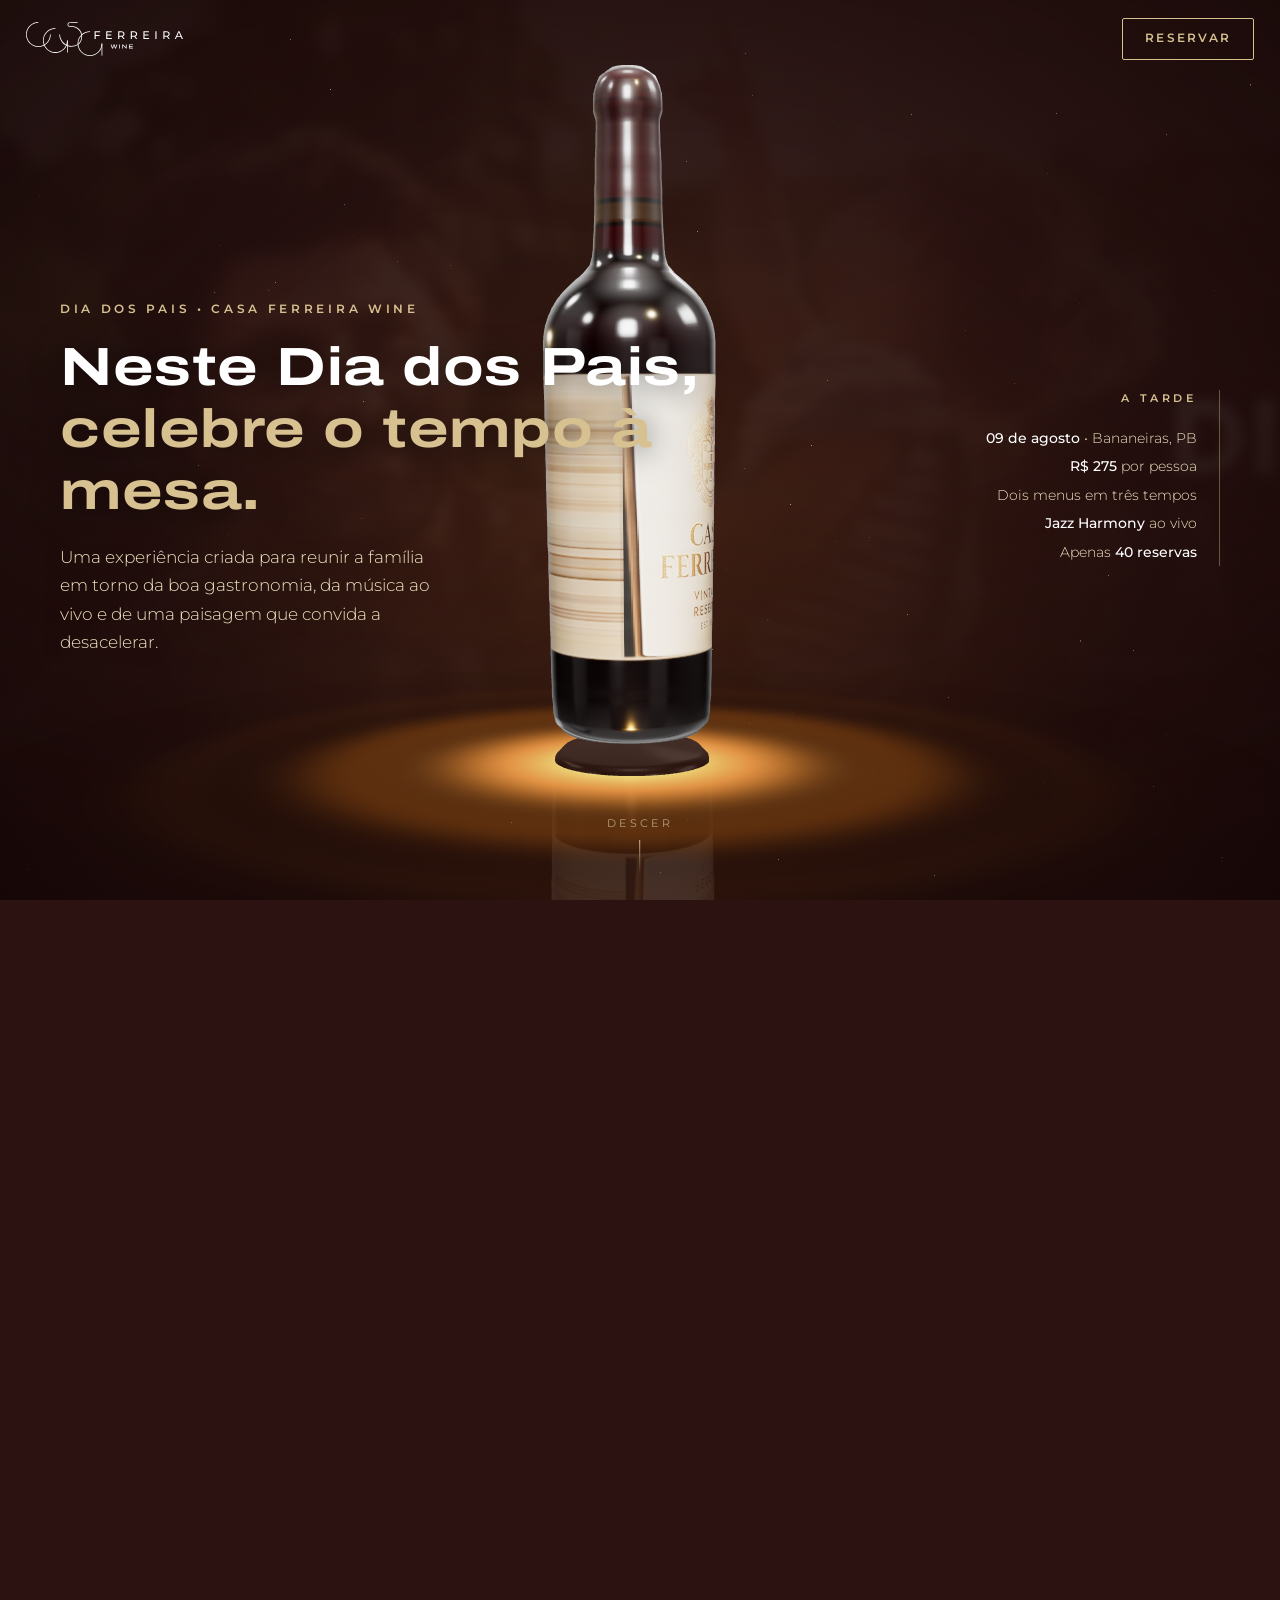
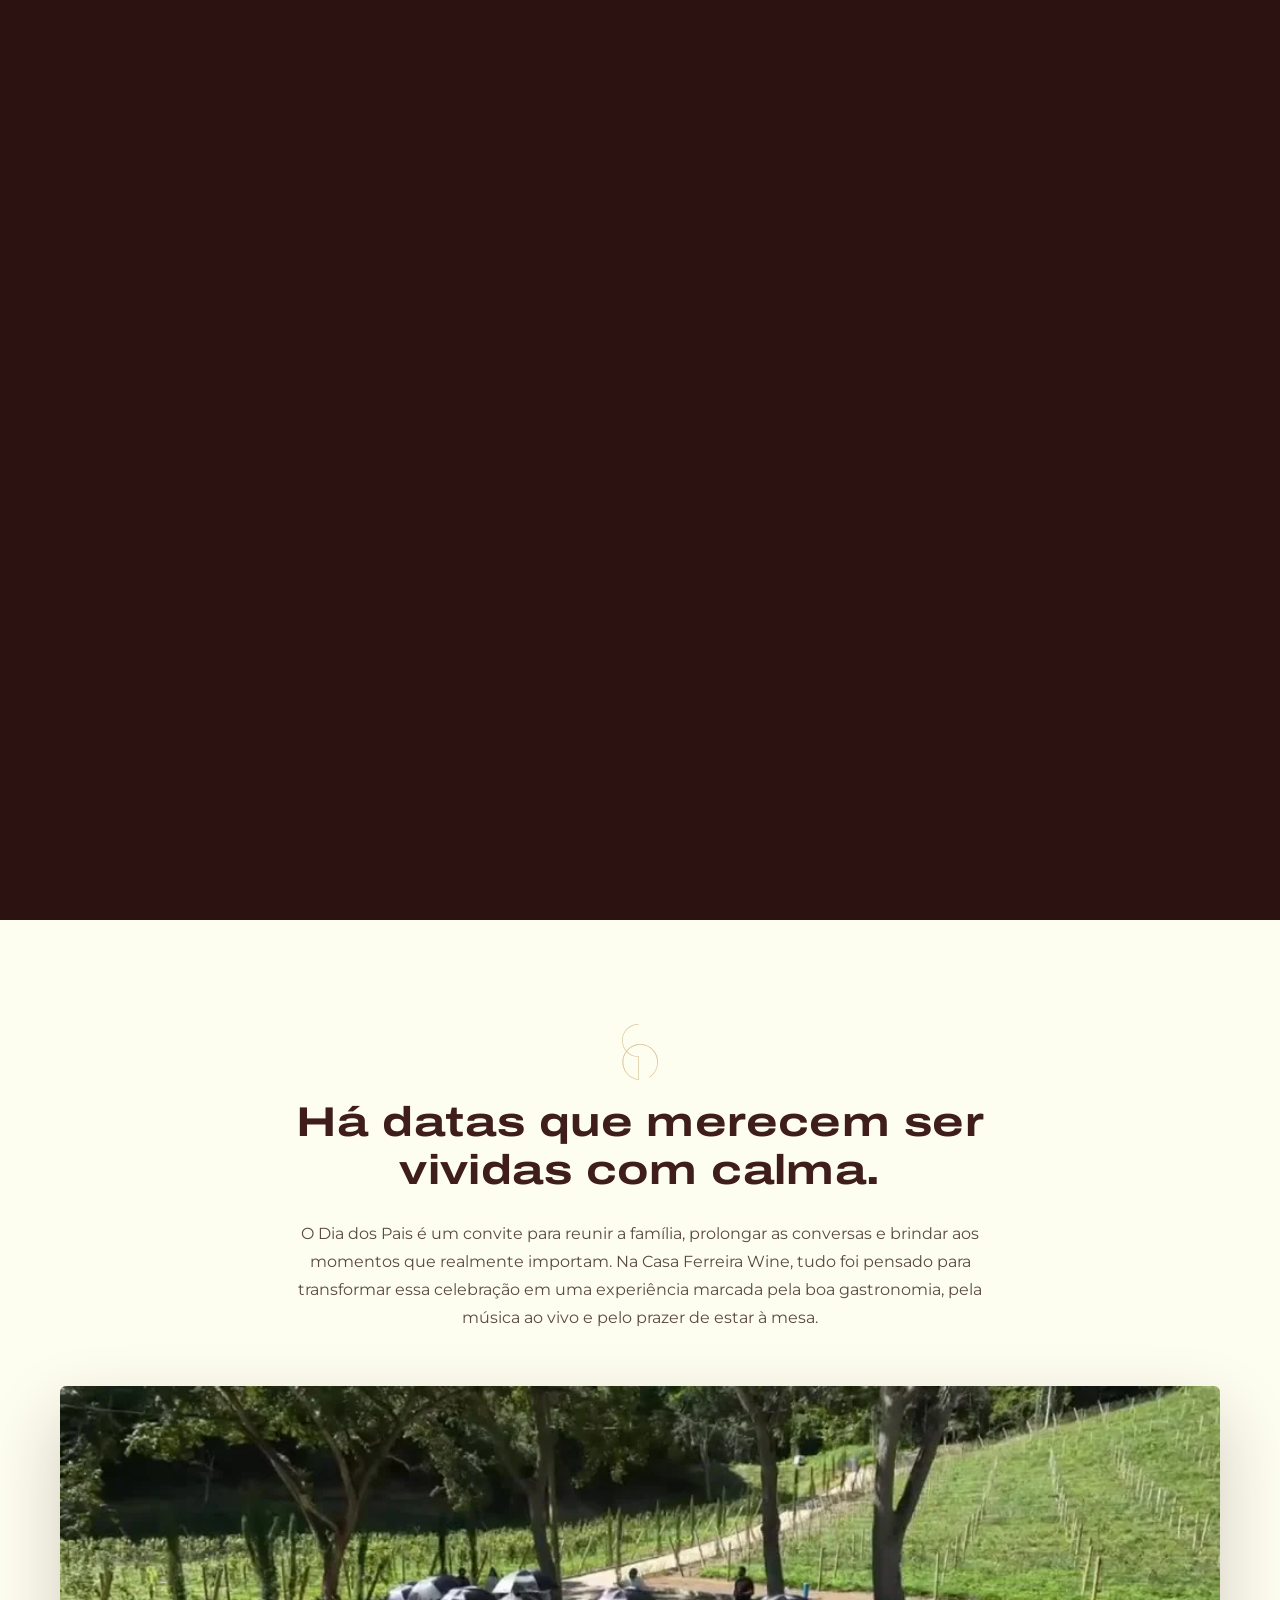
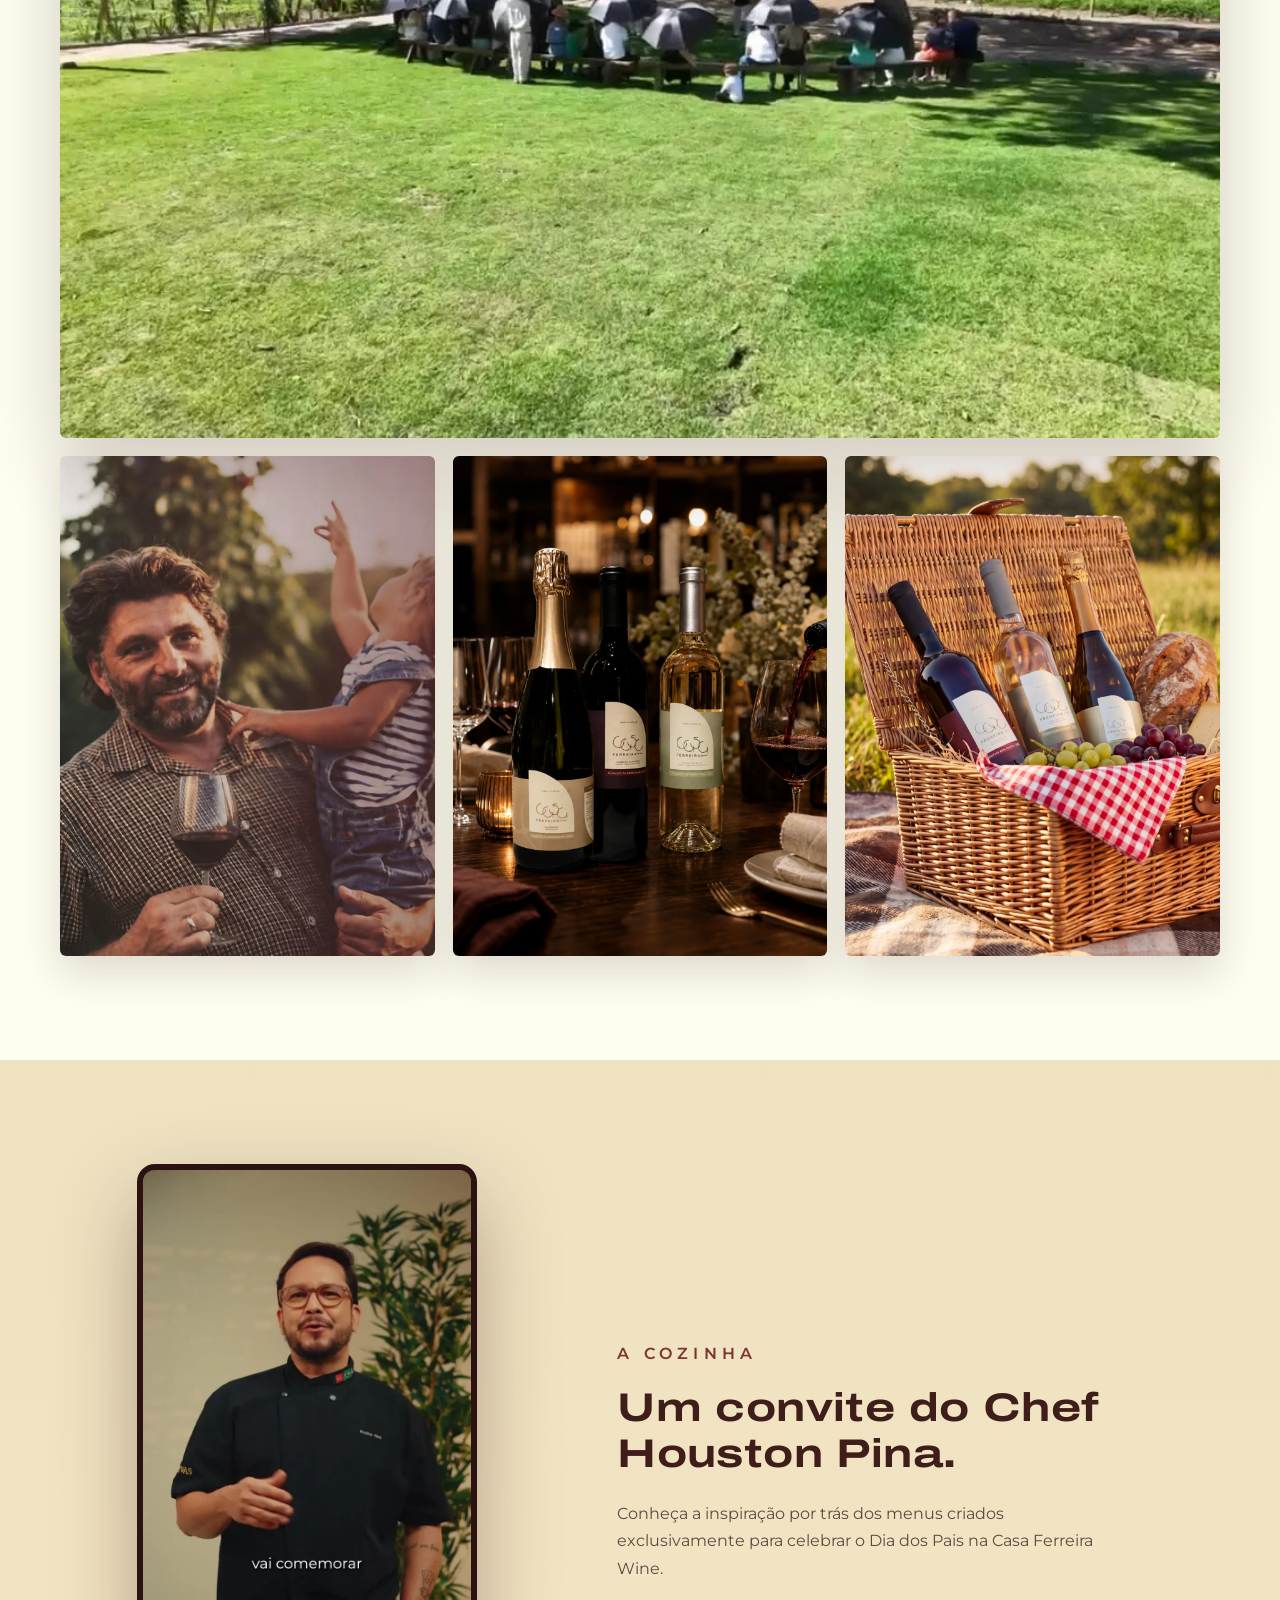
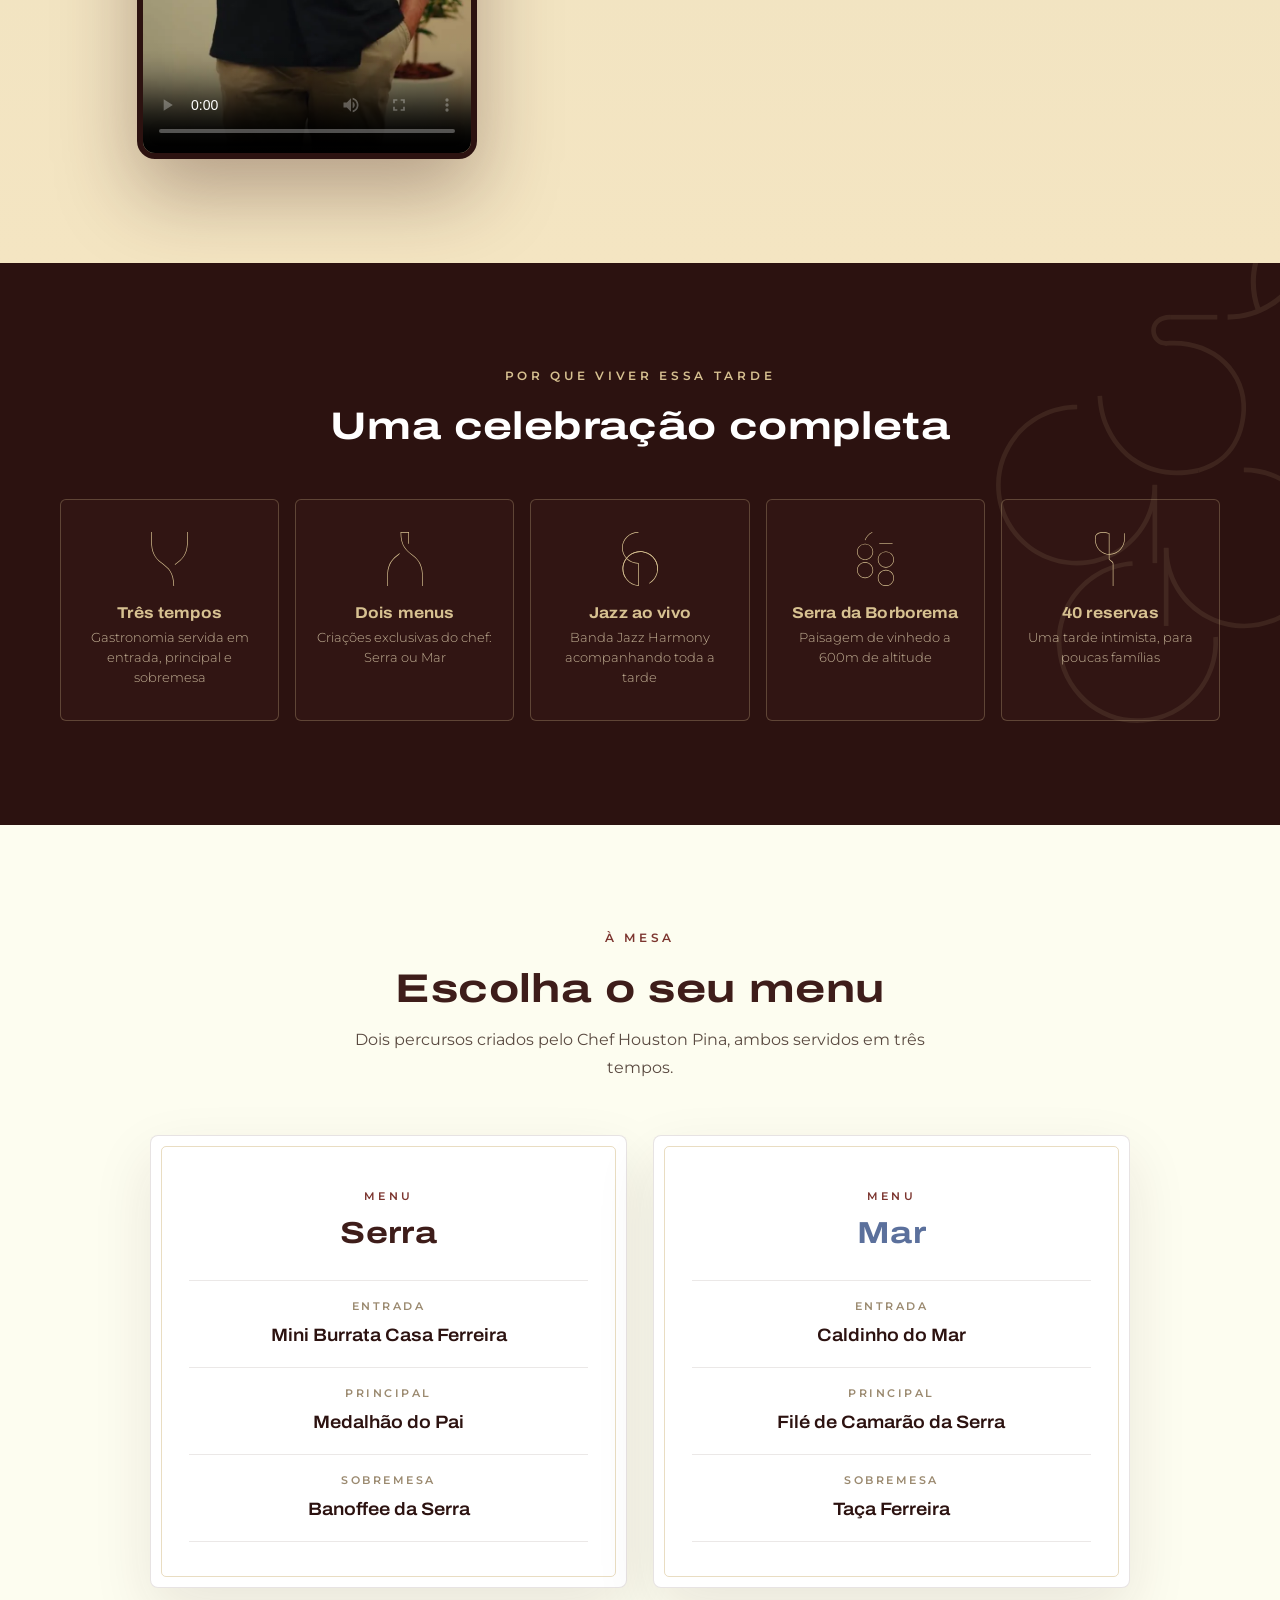
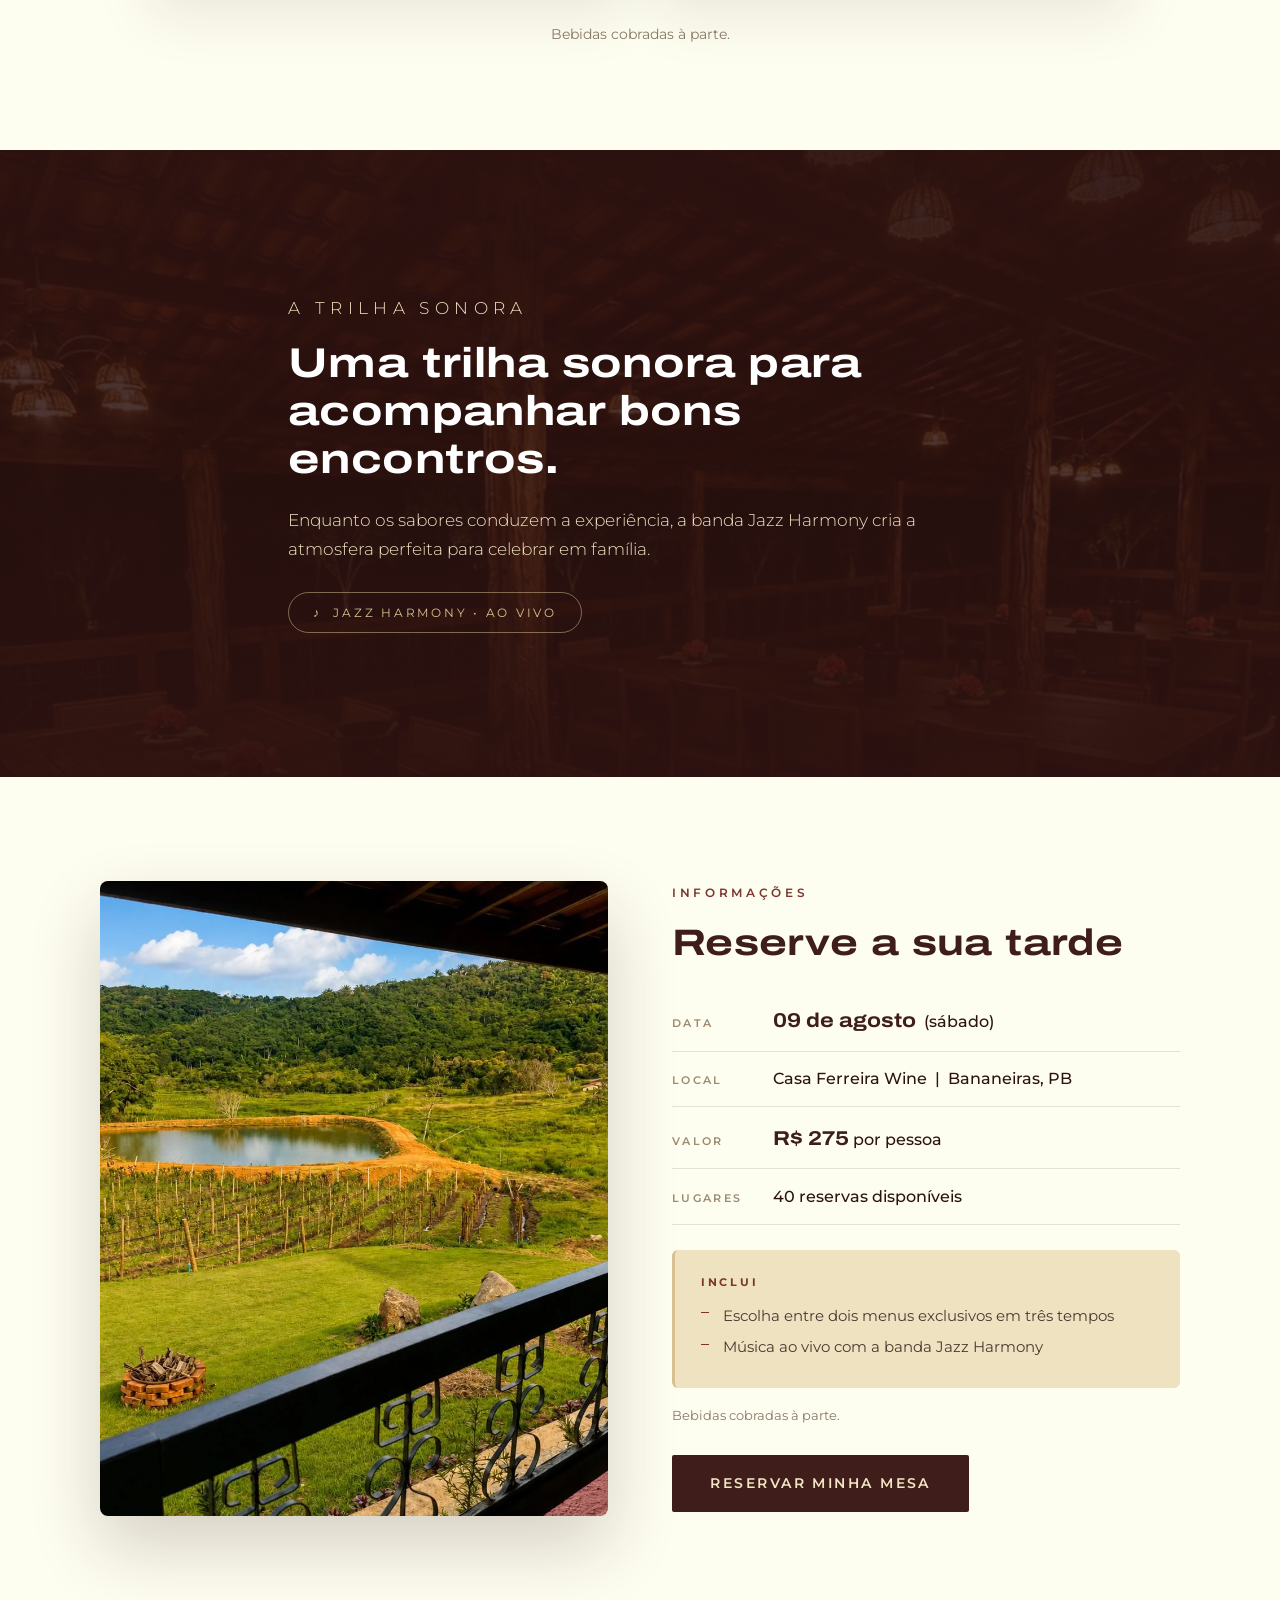
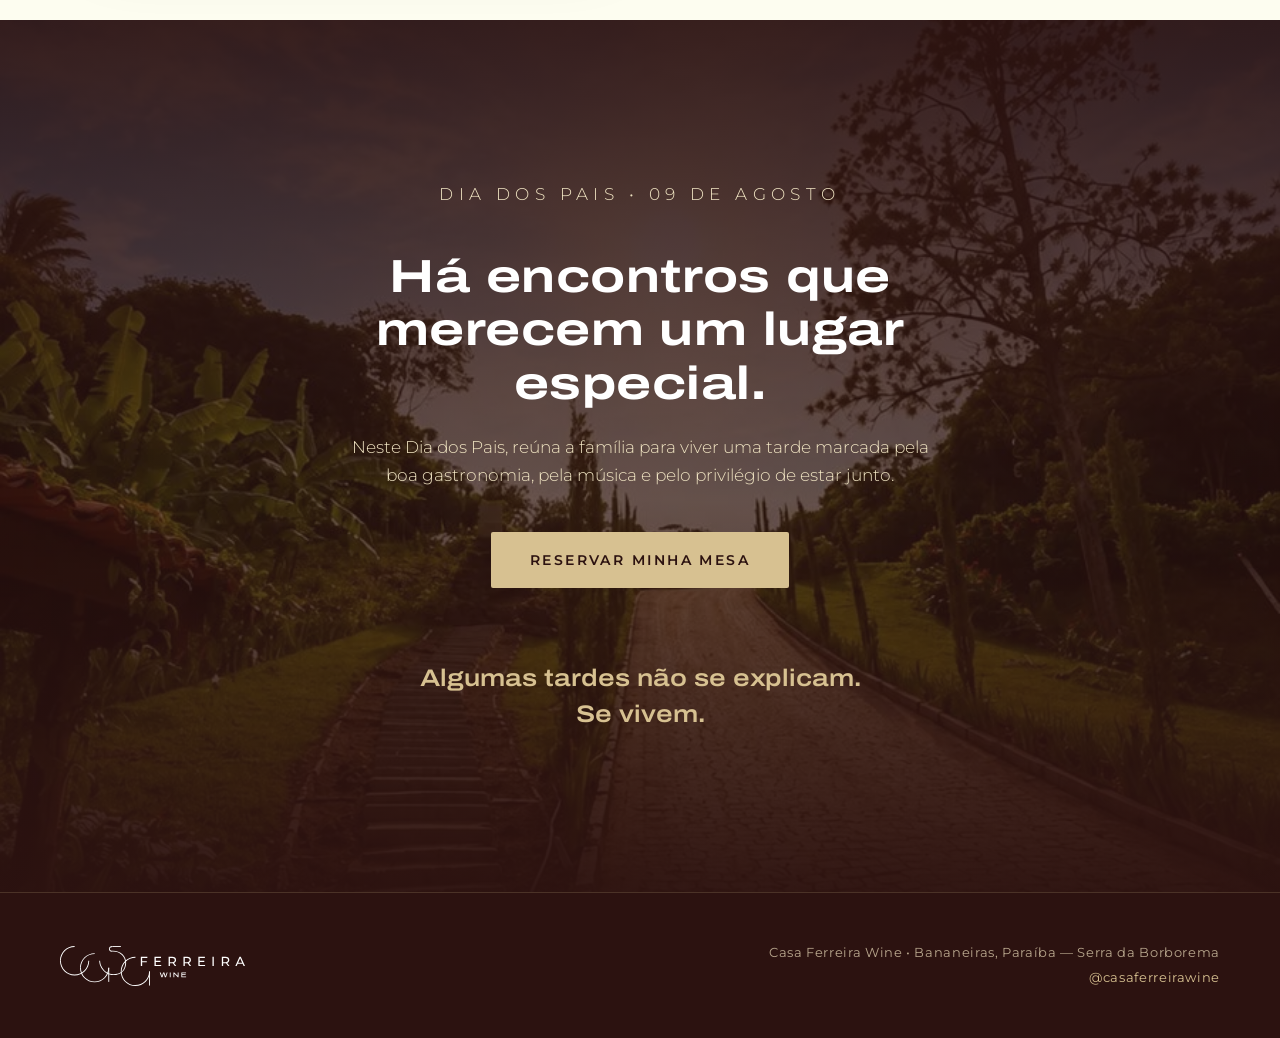
<file: dia-dos-pais/index.html>
<!DOCTYPE html>
<html lang="pt-BR">
<head>
<meta charset="UTF-8">
<meta name="viewport" content="width=device-width, initial-scale=1.0">
<title>Dia dos Pais na Casa Ferreira Wine — 09 de agosto | Bananeiras, PB</title>
<meta name="description" content="Neste Dia dos Pais, celebre o tempo à mesa. Experiência com dois menus exclusivos em três tempos, Jazz Harmony ao vivo e a paisagem da Serra da Borborema. 09 de agosto, Bananeiras-PB. 40 reservas.">
<meta property="og:title" content="Dia dos Pais na Casa Ferreira Wine">
<meta property="og:description" content="Celebre o tempo à mesa: gastronomia em três tempos, música ao vivo e a Serra da Borborema. 09 de agosto — apenas 40 reservas.">
<meta property="og:image" content="https://casaferreirawine.com.br/dia-dos-pais/assets/hero-familia.webp">
<meta property="og:type" content="website">
<link rel="icon" type="image/svg+xml" href="assets/el-garrafa.svg">
<link rel="preload" as="image" href="assets/garrafa.png">
<link rel="preconnect" href="https://fonts.googleapis.com">
<link rel="preconnect" href="https://fonts.gstatic.com" crossorigin>
<link href="https://fonts.googleapis.com/css2?family=Archivo:wdth,wght@125,500..700&family=Montserrat:ital,wght@0,300;0,400;0,500;0,600;1,400&display=swap" rel="stylesheet">

<script>
/* ============================================================
   CONFIGURAÇÃO — edite apenas aqui
   ============================================================ */
window.DDP_CONFIG = {
  reserveUrl: "https://bileto.sympla.com.br/event/124511/d/402618/s/2638520",
  instagramUrl: "https://www.instagram.com/casaferreirawine/"
};
</script>

<style>
:root{
  --vinho-900:#2c1210;
  --vinho:#3E1D1A;          /* Vinho Terroso — Pantone 4975 C */
  --vinho-light:#5a2b26;
  --tijolo:#7c352f;
  --dourado:#d7c191;        /* ouro metálico */
  --creme:#f4e5c2;          /* Dourado Ouro claro */
  --creme-bg:#FDFDF0;       /* fundo off-white da marca */
  --areia:#EEE2C1;
  --verde:#b9bd88;
  --oliva:#4e5935;
  --azul:#5B709C;
  --display:'Archivo',sans-serif;
  --body:'Montserrat',sans-serif;
}
*{margin:0;padding:0;box-sizing:border-box}
html{scroll-behavior:smooth}
body{font-family:var(--body);background:var(--creme-bg);color:var(--vinho);line-height:1.7;-webkit-font-smoothing:antialiased;overflow-x:hidden}
img,video{max-width:100%;display:block}
a{color:inherit}

h1,h2,h3,.display{font-family:var(--display);font-stretch:125%;font-weight:700;line-height:1.15;letter-spacing:.01em}
.kicker{font-family:var(--body);font-weight:600;font-size:.72rem;letter-spacing:.32em;text-transform:uppercase;color:var(--dourado);margin-bottom:1.1rem}
.section{padding:6.5rem 1.5rem}
.wrap{max-width:1160px;margin:0 auto}
.center{text-align:center}

/* ---------- reveal on scroll ---------- */
.reveal{opacity:0;transform:translateY(26px);transition:opacity .9s ease,transform .9s ease}
.reveal.on{opacity:1;transform:none}
@media (prefers-reduced-motion: reduce){
  .reveal{opacity:1;transform:none;transition:none}
}

/* ---------- botões ---------- */
.btn{display:inline-block;font-family:var(--body);font-weight:600;font-size:.85rem;letter-spacing:.18em;text-transform:uppercase;text-decoration:none;padding:1.05rem 2.4rem;border-radius:2px;transition:all .3s ease;text-align:center}
.btn-gold{background:var(--dourado);color:var(--vinho-900)}
.btn-gold:hover{background:var(--creme);transform:translateY(-2px);box-shadow:0 12px 30px rgba(0,0,0,.35)}
.btn-outline{border:1px solid var(--dourado);color:var(--dourado);background:transparent}
.btn-outline:hover{background:var(--dourado);color:var(--vinho-900)}
.btn-wine{background:var(--vinho);color:var(--creme)}
.btn-wine:hover{background:var(--vinho-light);transform:translateY(-2px);box-shadow:0 12px 26px rgba(62,29,26,.3)}

/* ============================================================
   HEADER
   ============================================================ */
header{position:fixed;top:0;left:0;right:0;z-index:50;padding:1.1rem 1.6rem;display:flex;justify-content:space-between;align-items:center;transition:background .4s ease,padding .4s ease}
header.scrolled{background:rgba(44,18,16,.92);backdrop-filter:blur(10px);padding:.7rem 1.6rem;box-shadow:0 4px 24px rgba(0,0,0,.25)}
header .logo img{height:34px;width:auto}
header .btn{padding:.65rem 1.4rem;font-size:.72rem}
@media(max-width:560px){header .logo img{height:26px}}

/* ============================================================
   HERO 3D — garrafa real girando ao scroll (3 atos fixados)
   ============================================================ */
.hero3d{position:relative;height:280vh;background:var(--vinho-900)}
.h3-sticky{position:sticky;top:0;height:100vh;height:100svh;overflow:hidden;color:var(--creme)}
/* fundo: família Dia dos Pais bem sutil sob o breu */
.h3-sticky::before{content:"";position:absolute;inset:-14px;background:url('assets/hero-familia.webp') 0% 30%/155% no-repeat;opacity:.16;filter:saturate(.8) blur(6px)}
.h3-sticky::after{content:"";position:absolute;inset:0;background:
  radial-gradient(ellipse at 50% 62%, rgba(120,70,20,.22), transparent 55%),
  radial-gradient(ellipse at 50% 40%, transparent 30%, rgba(20,7,6,.88) 100%),
  linear-gradient(to bottom, rgba(30,11,9,.6), rgba(24,9,8,.25) 40%, var(--vinho-900) 98%)}
#bottleCanvas{position:absolute;inset:0;width:100%;height:100%;z-index:3;display:block;opacity:0;transition:opacity 1.1s ease}
.h3-ready #bottleCanvas{opacity:1}
.no3d #bottleCanvas{display:none}

/* atos de texto (opacidade controlada por scroll via JS) */
.h3-act{position:absolute;inset:0;z-index:4;pointer-events:none;display:flex;align-items:center;opacity:0;will-change:opacity,transform}
.h3-act .wrap{width:100%}
.h3-act1{opacity:1}
.h3-act1 .wrap{display:grid;grid-template-columns:1fr minmax(220px,320px);gap:2rem;align-items:center;padding:6.5rem 0 3rem}
.h3-act1 h1{font-size:clamp(2rem,4.2vw,3.4rem);color:#fff;margin-bottom:1.3rem;max-width:16ch;text-shadow:0 2px 30px rgba(0,0,0,.5)}
.h3-act1 h1 em{font-style:normal;color:var(--dourado)}
.h3-act1 .sub{font-size:clamp(.95rem,1.3vw,1.1rem);font-weight:300;max-width:24rem;color:var(--areia);text-shadow:0 1px 18px rgba(0,0,0,.6)}
/* painel de "notas" à direita, como na referência */
.h3-notes{justify-self:end;text-align:right;border-right:1px solid rgba(215,193,145,.4);padding-right:1.4rem}
.h3-notes h4{font-size:.66rem;letter-spacing:.34em;text-transform:uppercase;color:var(--dourado);margin-bottom:1rem;font-family:var(--body);font-weight:600}
.h3-notes p{font-size:.85rem;font-weight:300;color:var(--areia);line-height:2.1;white-space:nowrap}
.h3-notes p b{color:#fff;font-weight:500}

.h3-act2{justify-content:flex-end;text-align:right}
.h3-act2 .wrap>div,.h3-act2 .wrap{display:block}
.h3-act2 .inner{max-width:520px;margin-left:auto;padding-right:2vw}
.h3-act2 .k2{font-size:.7rem;letter-spacing:.36em;text-transform:uppercase;color:var(--dourado);font-weight:600;margin-bottom:1.2rem}
.h3-act2 h2{font-size:clamp(1.8rem,3.8vw,3rem);color:#fff;text-shadow:0 2px 30px rgba(0,0,0,.55);max-width:16ch;margin:0 0 1.4rem auto}
.h3-act2 .fich{display:flex;gap:2.2rem;justify-content:flex-end;flex-wrap:wrap;margin-top:1.8rem}
.h3-act2 .fich div{text-align:center}
.h3-act2 .fich .n{font-family:var(--display);font-stretch:120%;font-weight:700;font-size:clamp(1.4rem,2.6vw,2rem);color:var(--dourado)}
.h3-act2 .fich .l{font-size:.68rem;letter-spacing:.22em;text-transform:uppercase;color:var(--areia);margin-top:.3rem}

.h3-act3{justify-content:center;text-align:center}
.h3-act3 h2{font-size:clamp(1.8rem,3.8vw,3rem);color:#fff;margin-bottom:1.2rem;text-shadow:0 2px 30px rgba(0,0,0,.55)}
.h3-act3 p{color:var(--areia);font-weight:300;max-width:34rem;margin:0 auto 2.2rem}
.h3-act3 .btn{pointer-events:auto}
.h3-act3 .ass{margin-top:2.6rem;font-family:var(--display);font-stretch:118%;font-weight:600;font-size:clamp(1rem,1.8vw,1.3rem);color:var(--dourado);line-height:1.6}

/* fallback: imagem estática, exibida SOMENTE se WebGL indisponível */
.h3-fallback{display:none;position:absolute;inset:0;z-index:2;align-items:center;justify-content:center}
.no3d .h3-fallback{display:flex}
.bottle-stage{position:relative;width:min(240px,46vw)}
.bottle-stage img{width:100%;filter:drop-shadow(0 30px 40px rgba(0,0,0,.55))}
.bottle-glow{position:absolute;inset:-18%;background:radial-gradient(ellipse at 50% 45%,rgba(215,193,145,.28),transparent 62%);z-index:-1}

.scroll-cue{position:absolute;bottom:1.6rem;left:50%;transform:translateX(-50%);z-index:5;color:rgba(244,229,194,.6);font-size:.68rem;letter-spacing:.3em;text-transform:uppercase;text-decoration:none;display:flex;flex-direction:column;align-items:center;gap:.5rem}
.scroll-cue::after{content:"";width:1px;height:34px;background:linear-gradient(to bottom,var(--dourado),transparent);animation:cue 2s ease-in-out infinite}
@keyframes cue{0%,100%{opacity:.4}50%{opacity:1}}

@media(max-width:900px){
  .h3-act1{align-items:stretch}
  .h3-act1 .wrap{display:flex;flex-direction:column;justify-content:space-between;text-align:center;gap:0;padding:5.6rem 0 3.4rem;height:100%}
  .h3-act1 h1{margin:0 auto .8rem;max-width:14ch;font-size:clamp(1.7rem,6.4vw,2.2rem)}
  .h3-act1 .sub{margin:0 auto;font-size:.88rem;max-width:21rem}
  .h3-notes{align-self:center;text-align:center;border-right:0;border-top:1px solid rgba(215,193,145,.4);padding:.9rem 0 0;margin-top:auto}
  .h3-notes h4{margin-bottom:.4rem}
  .h3-notes p{line-height:1.8;font-size:.78rem}
  .scroll-cue{display:none}
  .h3-act2{justify-content:center;text-align:center}
  .h3-act2 .inner{margin:0 auto;padding:0 .6rem 0 21vw}
  .h3-act2 h2{margin:0 auto 1.2rem}
  .h3-act2 .fich{gap:1.4rem;justify-content:center}
}

/* ============================================================
   EXPERIÊNCIA
   ============================================================ */
.exp{background:var(--creme-bg)}
.exp h2{font-size:clamp(1.7rem,3.4vw,2.6rem);max-width:24ch;margin:0 auto 1.6rem}
.exp .copy{max-width:46rem;margin:0 auto 3.4rem;font-weight:400;color:#5a4a41;font-size:1.02rem}
.exp-video{position:relative;border-radius:6px;overflow:hidden;box-shadow:0 30px 70px rgba(62,29,26,.22)}
.exp-video video{width:100%;height:auto;aspect-ratio:16/9;object-fit:cover}
.exp-strip{display:grid;grid-template-columns:repeat(3,1fr);gap:1.1rem;margin-top:1.1rem}
.exp-strip figure{border-radius:6px;overflow:hidden;aspect-ratio:3/4;box-shadow:0 16px 40px rgba(62,29,26,.16)}
.exp-strip img{width:100%;height:100%;object-fit:cover;transition:transform .8s ease}
.exp-strip figure:hover img{transform:scale(1.05)}
@media(max-width:700px){.exp-strip{grid-template-columns:repeat(3,1fr);gap:.6rem}}

/* ornamento de linha */
.orn{display:flex;justify-content:center;margin-bottom:1.2rem}
.orn img{height:56px;opacity:.85}

/* ============================================================
   CHEF
   ============================================================ */
.chef{background:linear-gradient(to bottom,var(--areia),var(--creme))}
.chef .wrap{display:grid;grid-template-columns:.9fr 1.1fr;gap:4rem;align-items:center}
.chef-video{position:relative;max-width:340px;margin:0 auto;border-radius:18px;overflow:hidden;box-shadow:0 34px 80px rgba(62,29,26,.35);border:6px solid var(--vinho-900)}
.chef-video video{aspect-ratio:9/16;object-fit:cover;width:100%;background:#000}
.chef h2{font-size:clamp(1.7rem,3.2vw,2.5rem);margin-bottom:1.4rem}
.chef p{color:#5a4a41;max-width:32rem;font-size:1.02rem}
.chef .kicker{color:var(--tijolo)}
@media(max-width:860px){.chef .wrap{grid-template-columns:1fr;gap:2.6rem;text-align:center}.chef p{margin:0 auto}.chef-video{max-width:280px}}

/* ============================================================
   DIFERENCIAIS
   ============================================================ */
.dif{background:var(--vinho-900);color:var(--creme);position:relative;overflow:hidden}
.dif::before{content:"";position:absolute;right:-140px;top:-60px;width:520px;height:520px;background:url('assets/el-uva1-gold.svg') center/contain no-repeat;opacity:.1}
.dif h2{font-size:clamp(1.7rem,3.2vw,2.4rem);color:#fff;margin-bottom:3.2rem}
.dif-grid{display:grid;grid-template-columns:repeat(5,1fr);gap:1rem}
.dif-card{border:1px solid rgba(215,193,145,.28);border-radius:6px;padding:2rem 1.2rem;text-align:center;background:rgba(62,29,26,.35);transition:transform .35s ease,border-color .35s ease}
.dif-card:hover{transform:translateY(-6px);border-color:var(--dourado)}
.dif-card img{height:54px;margin:0 auto 1.1rem}
.dif-card h3{font-size:.98rem;color:var(--dourado);margin-bottom:.4rem;font-stretch:110%}
.dif-card p{font-size:.8rem;color:rgba(244,229,194,.75);line-height:1.55;font-weight:300}
@media(max-width:980px){.dif-grid{grid-template-columns:repeat(2,1fr)}.dif-card:last-child{grid-column:1/-1}}
@media(max-width:480px){.dif-grid{grid-template-columns:1fr 1fr}}

/* ============================================================
   MENUS
   ============================================================ */
.menus{background:var(--creme-bg)}
.menus h2{font-size:clamp(1.7rem,3.2vw,2.5rem);margin-bottom:.9rem}
.menus .lead{color:#5a4a41;max-width:38rem;margin:0 auto 3.4rem}
.menu-grid{display:grid;grid-template-columns:1fr 1fr;gap:1.6rem;max-width:980px;margin:0 auto}
.menu-card{background:#fff;border:1px solid rgba(62,29,26,.12);border-radius:8px;padding:2.8rem 2.4rem;position:relative;box-shadow:0 24px 60px rgba(62,29,26,.10);transition:transform .35s ease,box-shadow .35s ease}
.menu-card:hover{transform:translateY(-6px);box-shadow:0 34px 76px rgba(62,29,26,.16)}
.menu-card::before{content:"";position:absolute;inset:10px;border:1px solid rgba(215,193,145,.55);border-radius:5px;pointer-events:none}
.menu-card .tag{font-size:.66rem;font-weight:600;letter-spacing:.3em;text-transform:uppercase;color:var(--tijolo)}
.menu-card h3{font-size:1.9rem;margin:.5rem 0 1.8rem;font-stretch:120%}
.menu-card.mar h3{color:var(--azul)}
.menu-card.serra h3{color:var(--vinho)}
.menu-item{padding:1.05rem 0;border-top:1px solid rgba(62,29,26,.1)}
.menu-item:last-child{border-bottom:1px solid rgba(62,29,26,.1)}
.menu-item .curso{font-size:.66rem;font-weight:600;letter-spacing:.24em;text-transform:uppercase;color:#9b8a70;margin-bottom:.25rem}
.menu-item .prato{font-family:var(--display);font-stretch:110%;font-weight:600;font-size:1.12rem;color:var(--vinho-900)}
.menus .note{margin-top:2.2rem;font-size:.85rem;color:#8a7a68}
@media(max-width:760px){.menu-grid{grid-template-columns:1fr}}

/* ============================================================
   MÚSICA
   ============================================================ */
.musica{position:relative;color:var(--creme);padding:9rem 1.5rem;background:var(--vinho-900)}
.musica::before{content:"";position:absolute;inset:0;background:url('assets/mesas-noite.webp') center 35%/cover no-repeat;opacity:.38}
.musica::after{content:"";position:absolute;inset:0;background:linear-gradient(to bottom,rgba(44,18,16,.86),rgba(44,18,16,.55) 50%,rgba(44,18,16,.9))}
.musica .wrap{position:relative;z-index:2;max-width:44rem}
.musica h2{font-size:clamp(1.8rem,3.4vw,2.6rem);color:#fff;margin-bottom:1.4rem}
.musica p{color:var(--areia);font-weight:300;font-size:1.05rem}
.musica .band{display:inline-block;margin-top:1.8rem;border:1px solid rgba(215,193,145,.5);border-radius:999px;padding:.55rem 1.5rem;font-size:.78rem;letter-spacing:.22em;text-transform:uppercase;color:var(--dourado)}

/* ============================================================
   INFORMAÇÕES
   ============================================================ */
.infos{background:var(--creme-bg)}
.infos .wrap{display:grid;grid-template-columns:1fr 1fr;gap:4rem;align-items:center;max-width:1080px}
.infos figure{border-radius:8px;overflow:hidden;box-shadow:0 30px 70px rgba(62,29,26,.2);aspect-ratio:4/5}
.infos figure img{width:100%;height:100%;object-fit:cover}
.infos h2{font-size:clamp(1.7rem,3vw,2.3rem);margin-bottom:1.6rem}
.info-line{display:flex;align-items:baseline;gap:.8rem;padding:.85rem 0;border-bottom:1px solid rgba(62,29,26,.12)}
.info-line .lbl{font-size:.66rem;font-weight:600;letter-spacing:.22em;text-transform:uppercase;color:#9b8a70;min-width:88px}
.info-line .val{font-weight:500;color:var(--vinho-900)}
.info-line .val b{font-family:var(--display);font-stretch:115%;font-size:1.25rem;color:var(--vinho)}
.inclui{margin:1.6rem 0 .4rem;padding:1.4rem 1.6rem;background:var(--areia);border-radius:6px;border-left:3px solid var(--dourado)}
.inclui h4{font-size:.7rem;letter-spacing:.26em;text-transform:uppercase;color:var(--tijolo);margin-bottom:.7rem}
.inclui li{list-style:none;padding-left:1.4rem;position:relative;font-size:.95rem;margin:.35rem 0;color:#4a3a32}
.inclui li::before{content:"";position:absolute;left:0;top:.62em;width:8px;height:1px;background:var(--tijolo)}
.infos .avisos{font-size:.82rem;color:#8a7a68;margin-top:1rem}
.infos .btn{margin-top:1.8rem}
@media(max-width:860px){.infos .wrap{grid-template-columns:1fr;gap:2.6rem}.infos figure{max-width:420px;margin:0 auto}}

/* ============================================================
   FINAL
   ============================================================ */
.final{position:relative;color:#fff;padding:10rem 1.5rem;text-align:center;background:var(--vinho-900)}
.final::before{content:"";position:absolute;inset:0;background:url('assets/caminho-sol.webp') center 42%/cover no-repeat;opacity:.5}
.final::after{content:"";position:absolute;inset:0;background:linear-gradient(to bottom,rgba(44,18,16,.88),rgba(44,18,16,.42) 55%,rgba(44,18,16,.94))}
.final .wrap{position:relative;z-index:2;max-width:46rem}
.final h2{font-size:clamp(1.9rem,3.8vw,2.9rem);margin-bottom:1.4rem}
.final p{color:var(--areia);font-weight:300;font-size:1.06rem;max-width:38rem;margin:0 auto 2.6rem}
.final p.assinatura{margin:4.5rem auto 0;font-family:var(--display);font-stretch:118%;font-weight:600;font-size:clamp(1.15rem,2.2vw,1.5rem);color:var(--dourado);line-height:1.5}
.assinatura span{display:block}

/* ============================================================
   FOOTER
   ============================================================ */
footer{background:var(--vinho-900);color:rgba(244,229,194,.7);padding:3rem 1.5rem;border-top:1px solid rgba(215,193,145,.18)}
footer .wrap{display:flex;flex-wrap:wrap;gap:1.6rem;align-items:center;justify-content:space-between}
footer img{height:40px}
footer .meta{font-size:.8rem;letter-spacing:.05em;line-height:1.9;text-align:right}
footer a{color:var(--dourado);text-decoration:none}
footer a:hover{text-decoration:underline}
@media(max-width:640px){footer .wrap{flex-direction:column;text-align:center}footer .meta{text-align:center}}

/* barra fixa mobile */
.sticky-cta{position:fixed;bottom:0;left:0;right:0;z-index:60;padding:.7rem .9rem calc(.7rem + env(safe-area-inset-bottom));background:rgba(44,18,16,.96);backdrop-filter:blur(8px);display:none;box-shadow:0 -6px 24px rgba(0,0,0,.3)}
.sticky-cta .btn{display:block;width:100%;padding:.9rem}
@media(max-width:700px){.sticky-cta.show{display:block}}
</style>
</head>
<body>

<header id="topbar">
  <a class="logo" href="https://casaferreirawine.com.br/" aria-label="Casa Ferreira Wine — site principal">
    <img src="assets/logo-horizontal-branca.svg" alt="Casa Ferreira Wine">
  </a>
  <a class="btn btn-outline js-reserve" href="#">Reservar</a>
</header>

<!-- ============ DOBRA 1 | HERO 3D (3 atos ao scroll) ============ -->
<section class="hero3d" id="inicio">
  <div class="h3-sticky" id="hero3d-inner">
    <!-- fallback: só aparece se WebGL não estiver disponível -->
    <div class="h3-fallback" aria-hidden="true">
      <div class="bottle-stage">
        <div class="bottle-glow"></div>
        <img src="assets/garrafa.png" alt="">
      </div>
    </div>

    <canvas id="bottleCanvas" aria-hidden="true"></canvas>

    <!-- ATO 1 -->
    <div class="h3-act h3-act1" id="hero3d-act1">
      <div class="wrap">
        <div>
          <p class="kicker">Dia dos Pais &bull; Casa Ferreira Wine</p>
          <h1>Neste Dia dos Pais, <em>celebre o tempo à mesa.</em></h1>
          <p class="sub">Uma experiência criada para reunir a família em torno da boa gastronomia, da música ao vivo e de uma paisagem que convida a desacelerar.</p>
        </div>
        <aside class="h3-notes">
          <h4>A tarde</h4>
          <p><b>09 de agosto</b> &bull; Bananeiras, PB<br>
             <b>R$ 275</b> por pessoa<br>
             Dois menus em três tempos<br>
             <b>Jazz Harmony</b> ao vivo<br>
             Apenas <b>40 reservas</b></p>
        </aside>
      </div>
    </div>

    <!-- ATO 2 -->
    <div class="h3-act h3-act2">
      <div class="wrap"><div class="inner">
        <p class="k2">Uma tarde, três tempos</p>
        <h2>Gastronomia, jazz e a Serra da Borborema.</h2>
        <div class="fich">
          <div><p class="n">09/08</p><p class="l">sábado</p></div>
          <div><p class="n">R$ 275</p><p class="l">por pessoa</p></div>
          <div><p class="n">3</p><p class="l">tempos à mesa</p></div>
          <div><p class="n">40</p><p class="l">reservas</p></div>
        </div>
      </div></div>
    </div>

    <!-- ATO 3 -->
    <div class="h3-act h3-act3">
      <div class="wrap">
        <h2>O brinde começa aqui.</h2>
        <p>Reúna a família em torno da mesa — e deixe o resto com a gente.</p>
        <a class="btn btn-gold js-reserve" href="#">Reservar minha mesa</a>
        <p class="ass">Algumas tardes não se explicam.<br>Se vivem.</p>
      </div>
    </div>

    <a class="scroll-cue" href="#experiencia">Descer</a>
  </div>
</section>

<!-- ============ DOBRA 2 | EXPERIÊNCIA ============ -->
<section class="section exp center" id="experiencia">
  <div class="wrap">
    <div class="orn reveal"><img src="assets/el-tacas-gold.svg" alt=""></div>
    <h2 class="reveal">Há datas que merecem ser vividas com calma.</h2>
    <p class="copy reveal">O Dia dos Pais é um convite para reunir a família, prolongar as conversas e brindar aos momentos que realmente importam. Na Casa Ferreira Wine, tudo foi pensado para transformar essa celebração em uma experiência marcada pela boa gastronomia, pela música ao vivo e pelo prazer de estar à mesa.</p>
    <div class="exp-video reveal">
      <video autoplay muted loop playsinline preload="metadata" poster="assets/almoco-poster.webp" aria-label="Almoço em família no vinhedo da Casa Ferreira">
        <source src="assets/vinhedo-almoco.mp4" type="video/mp4">
      </video>
    </div>
    <div class="exp-strip">
      <figure class="reveal"><img src="assets/familia-brinde.webp" alt="Pai brinda com vinho enquanto segura a filha no vinhedo" loading="lazy"></figure>
      <figure class="reveal"><img src="assets/mesa-celebracao.webp" alt="Mesa posta à luz de velas com vinhos Casa Ferreira sendo servidos" loading="lazy"></figure>
      <figure class="reveal"><img src="assets/piquenique.webp" alt="Cesta de piquenique com vinhos Casa Ferreira ao pôr do sol" loading="lazy"></figure>
    </div>
  </div>
</section>

<!-- ============ DOBRA 3 | VÍDEO DO CHEF ============ -->
<section class="section chef" id="chef">
  <div class="wrap">
    <div class="chef-video reveal">
      <video controls playsinline preload="metadata" poster="assets/chef-poster.webp">
        <source src="assets/chef-houston.mp4" type="video/mp4">
        Seu navegador não suporta vídeo.
      </video>
    </div>
    <div>
      <p class="kicker reveal">A cozinha</p>
      <h2 class="reveal">Um convite do Chef Houston Pina.</h2>
      <p class="reveal">Conheça a inspiração por trás dos menus criados exclusivamente para celebrar o Dia dos Pais na Casa Ferreira Wine.</p>
    </div>
  </div>
</section>

<!-- ============ DOBRA 4 | DIFERENCIAIS ============ -->
<section class="section dif center" id="diferenciais">
  <div class="wrap">
    <p class="kicker reveal">Por que viver essa tarde</p>
    <h2 class="reveal">Uma celebração completa</h2>
    <div class="dif-grid">
      <div class="dif-card reveal">
        <img src="assets/el-taca-gold.svg" alt="">
        <h3>Três tempos</h3>
        <p>Gastronomia servida em entrada, principal e sobremesa</p>
      </div>
      <div class="dif-card reveal">
        <img src="assets/el-garrafa-gold.svg" alt="">
        <h3>Dois menus</h3>
        <p>Criações exclusivas do chef: Serra ou Mar</p>
      </div>
      <div class="dif-card reveal">
        <img src="assets/el-tacas-gold.svg" alt="">
        <h3>Jazz ao vivo</h3>
        <p>Banda Jazz Harmony acompanhando toda a tarde</p>
      </div>
      <div class="dif-card reveal">
        <img src="assets/el-uva2-gold.svg" alt="">
        <h3>Serra da Borborema</h3>
        <p>Paisagem de vinhedo a 600m de altitude</p>
      </div>
      <div class="dif-card reveal">
        <img src="assets/el-taca2-gold.svg" alt="">
        <h3>40 reservas</h3>
        <p>Uma tarde intimista, para poucas famílias</p>
      </div>
    </div>
  </div>
</section>

<!-- ============ DOBRA 5 | MENUS ============ -->
<section class="section menus center" id="menus">
  <div class="wrap">
    <p class="kicker reveal" style="color:var(--tijolo)">À mesa</p>
    <h2 class="reveal">Escolha o seu menu</h2>
    <p class="lead reveal">Dois percursos criados pelo Chef Houston Pina, ambos servidos em três tempos.</p>
    <div class="menu-grid">
      <article class="menu-card serra reveal">
        <span class="tag">Menu</span>
        <h3>Serra</h3>
        <div class="menu-item">
          <p class="curso">Entrada</p>
          <p class="prato">Mini Burrata Casa Ferreira</p>
        </div>
        <div class="menu-item">
          <p class="curso">Principal</p>
          <p class="prato">Medalhão do Pai</p>
        </div>
        <div class="menu-item">
          <p class="curso">Sobremesa</p>
          <p class="prato">Banoffee da Serra</p>
        </div>
      </article>
      <article class="menu-card mar reveal">
        <span class="tag">Menu</span>
        <h3>Mar</h3>
        <div class="menu-item">
          <p class="curso">Entrada</p>
          <p class="prato">Caldinho do Mar</p>
        </div>
        <div class="menu-item">
          <p class="curso">Principal</p>
          <p class="prato">Filé de Camarão da Serra</p>
        </div>
        <div class="menu-item">
          <p class="curso">Sobremesa</p>
          <p class="prato">Taça Ferreira</p>
        </div>
      </article>
    </div>
    <p class="note reveal">Bebidas cobradas à parte.</p>
  </div>
</section>

<!-- ============ DOBRA 6 | MÚSICA ============ -->
<section class="musica" id="musica">
  <div class="wrap">
    <p class="kicker reveal">A trilha sonora</p>
    <h2 class="reveal">Uma trilha sonora para acompanhar bons encontros.</h2>
    <p class="reveal">Enquanto os sabores conduzem a experiência, a banda Jazz Harmony cria a atmosfera perfeita para celebrar em família.</p>
    <span class="band reveal">&#9834; &nbsp;Jazz Harmony &bull; ao vivo</span>
  </div>
</section>

<!-- ============ DOBRA 7 | INFORMAÇÕES ============ -->
<section class="section infos" id="informacoes">
  <div class="wrap">
    <figure class="reveal">
      <img src="assets/varanda-vinhedo.webp" alt="Varanda da Casa Ferreira com vista para o vinhedo" loading="lazy">
    </figure>
    <div>
      <p class="kicker reveal" style="color:var(--tijolo)">Informações</p>
      <h2 class="reveal">Reserve a sua tarde</h2>
      <div class="reveal">
        <div class="info-line"><span class="lbl">Data</span><span class="val"><b>09 de agosto</b> &nbsp;(sábado)</span></div>
        <div class="info-line"><span class="lbl">Local</span><span class="val">Casa Ferreira Wine &nbsp;|&nbsp; Bananeiras, PB</span></div>
        <div class="info-line"><span class="lbl">Valor</span><span class="val"><b>R$ 275</b> por pessoa</span></div>
        <div class="info-line"><span class="lbl">Lugares</span><span class="val">40 reservas disponíveis</span></div>
      </div>
      <div class="inclui reveal">
        <h4>Inclui</h4>
        <ul>
          <li>Escolha entre dois menus exclusivos em três tempos</li>
          <li>Música ao vivo com a banda Jazz Harmony</li>
        </ul>
      </div>
      <p class="avisos reveal">Bebidas cobradas à parte.</p>
      <a class="btn btn-wine js-reserve reveal" href="#">Reservar minha mesa</a>
    </div>
  </div>
</section>

<!-- ============ DOBRA FINAL ============ -->
<section class="final" id="reservar">
  <div class="wrap">
    <p class="kicker reveal">Dia dos Pais &bull; 09 de agosto</p>
    <h2 class="reveal">Há encontros que merecem um lugar especial.</h2>
    <p class="reveal">Neste Dia dos Pais, reúna a família para viver uma tarde marcada pela boa gastronomia, pela música e pelo privilégio de estar junto.</p>
    <a class="btn btn-gold js-reserve reveal" href="#">Reservar minha mesa</a>
    <p class="assinatura reveal"><span>Algumas tardes não se explicam.</span><span>Se vivem.</span></p>
  </div>
</section>

<footer>
  <div class="wrap">
    <img src="assets/logo-horizontal-branca.svg" alt="Casa Ferreira Wine">
    <p class="meta">
      Casa Ferreira Wine &bull; Bananeiras, Paraíba — Serra da Borborema<br>
      <a class="js-instagram" href="#" target="_blank" rel="noopener">@casaferreirawine</a>
    </p>
  </div>
</footer>

<div class="sticky-cta" id="stickyCta">
  <a class="btn btn-gold js-reserve" href="#">Reservar minha mesa &bull; R$ 275</a>
</div>

<script>
(function(){
  var cfg = window.DDP_CONFIG || {};
  /* aplica links de configuração */
  document.querySelectorAll('.js-reserve').forEach(function(a){
    a.href = cfg.reserveUrl || '#';
    a.target = '_blank'; a.rel = 'noopener';
  });
  document.querySelectorAll('.js-instagram').forEach(function(a){ a.href = cfg.instagramUrl || '#'; });

  /* header scrolled + sticky CTA mobile */
  var header = document.getElementById('topbar');
  var sticky = document.getElementById('stickyCta');
  var hero = document.getElementById('inicio');
  function onScroll(){
    var y = window.scrollY || 0;
    header.classList.toggle('scrolled', y > 40);
    sticky.classList.toggle('show', y > (hero ? hero.offsetHeight * .85 : 600));
  }
  window.addEventListener('scroll', onScroll, {passive:true});
  onScroll();

  /* reveal on scroll */
  var io = new IntersectionObserver(function(entries){
    entries.forEach(function(e){
      if(e.isIntersecting){ e.target.classList.add('on'); io.unobserve(e.target); }
    });
  }, {threshold:.12, rootMargin:'0px 0px -40px 0px'});
  document.querySelectorAll('.reveal').forEach(function(el){ io.observe(el); });

})();
</script>
<script src="assets/bottle3d.js" defer></script>
</body>
</html>
</file>
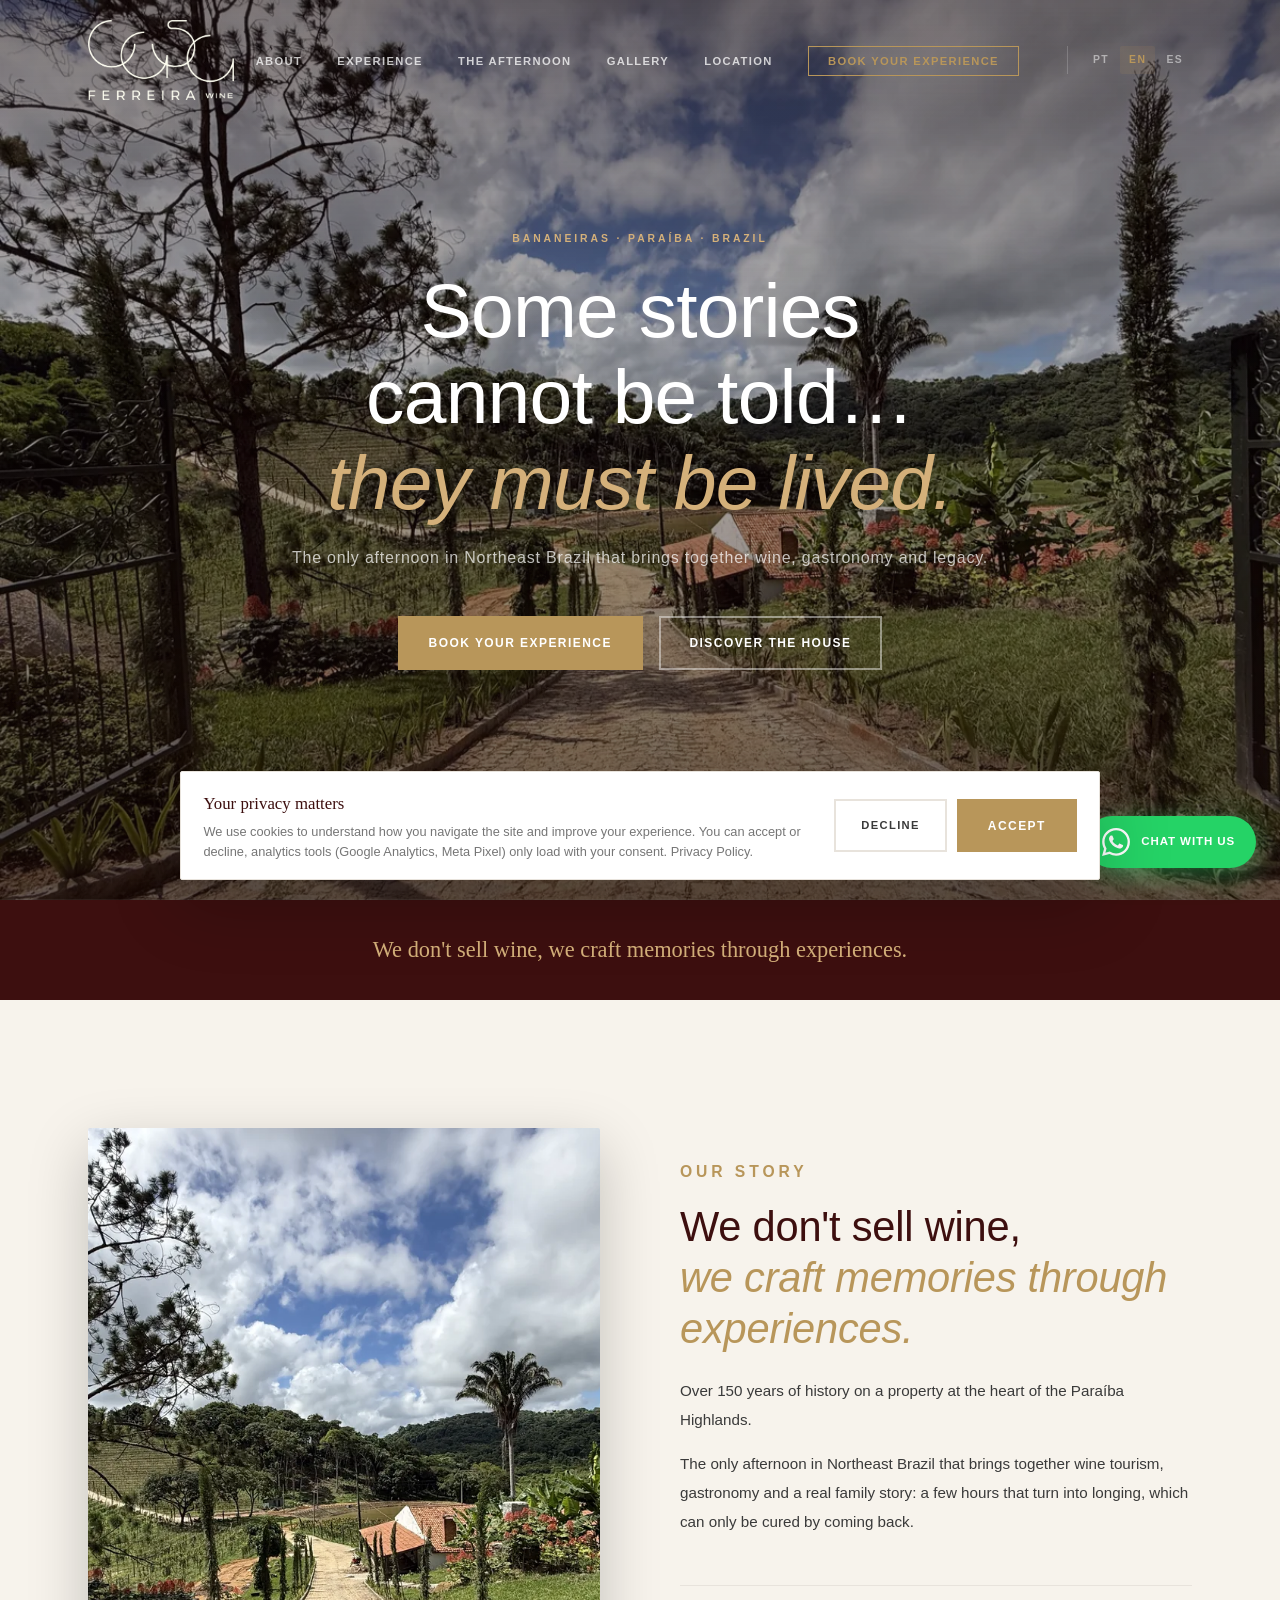
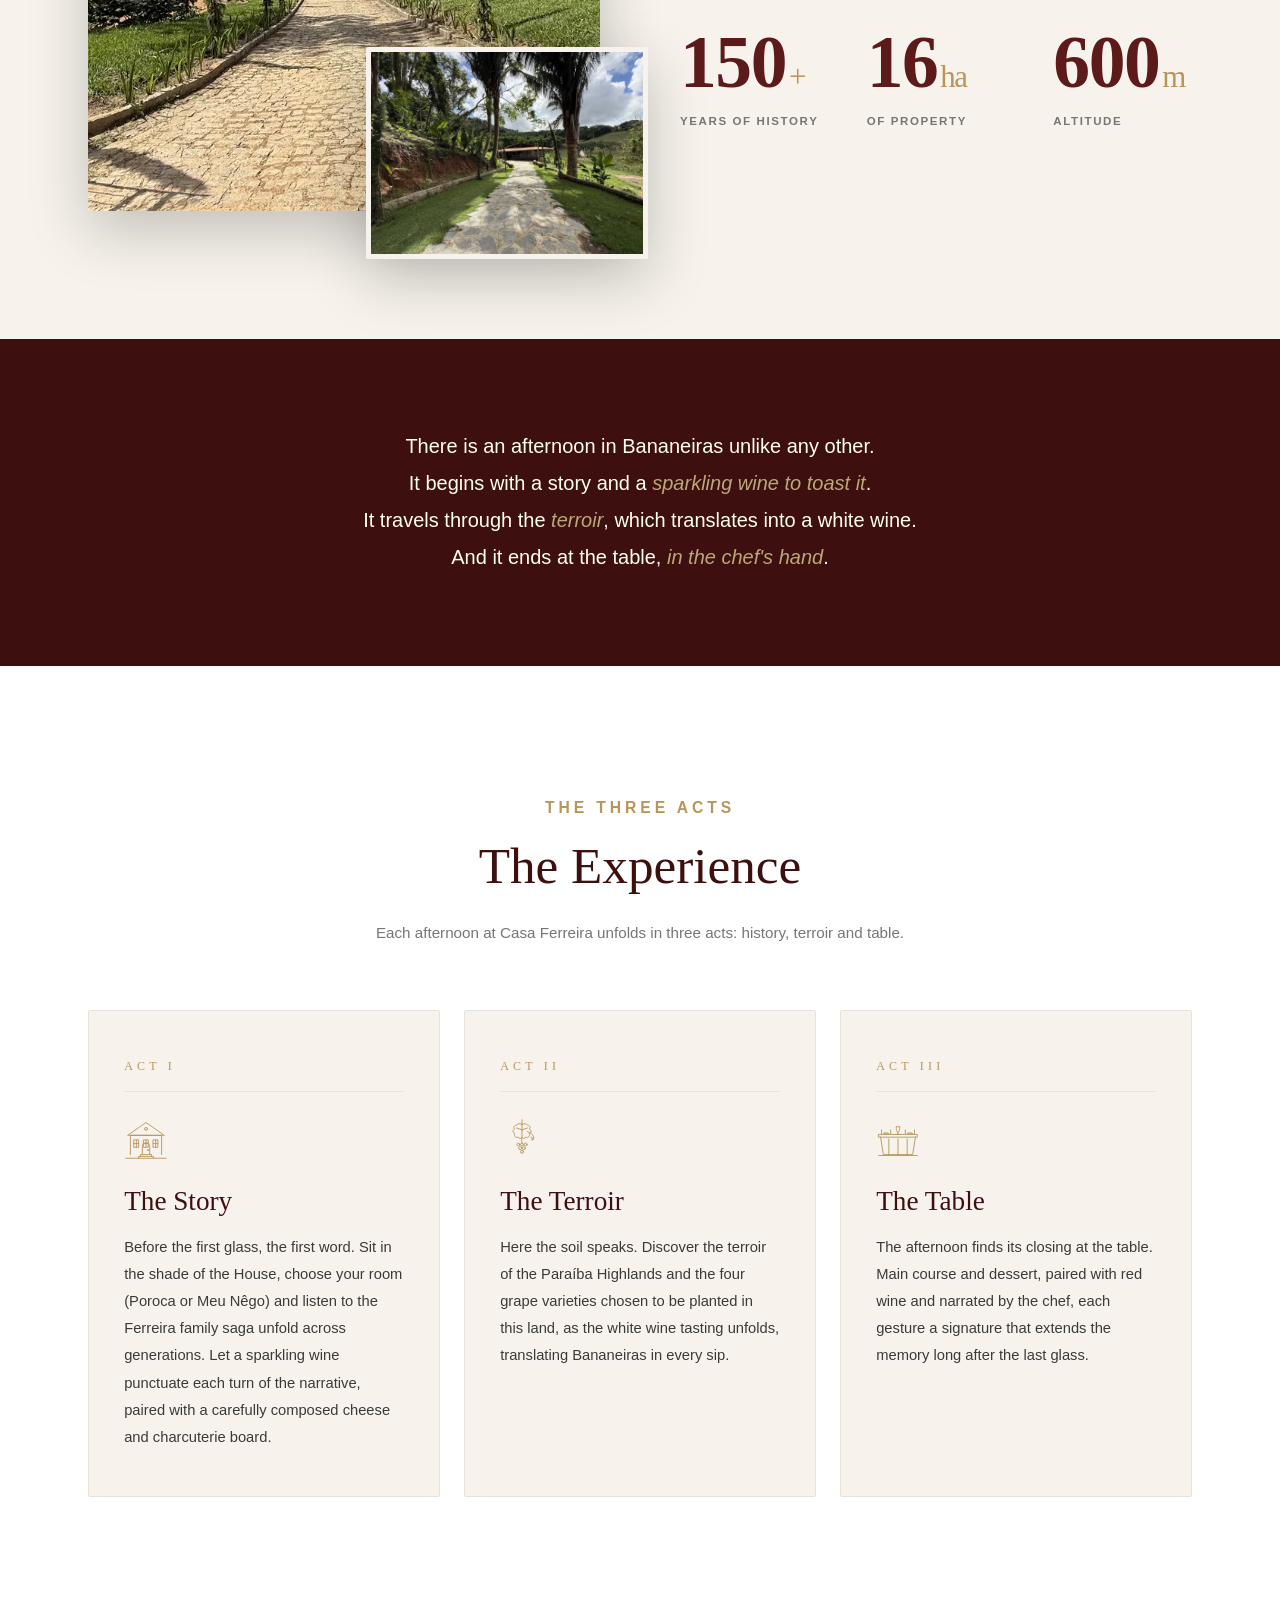
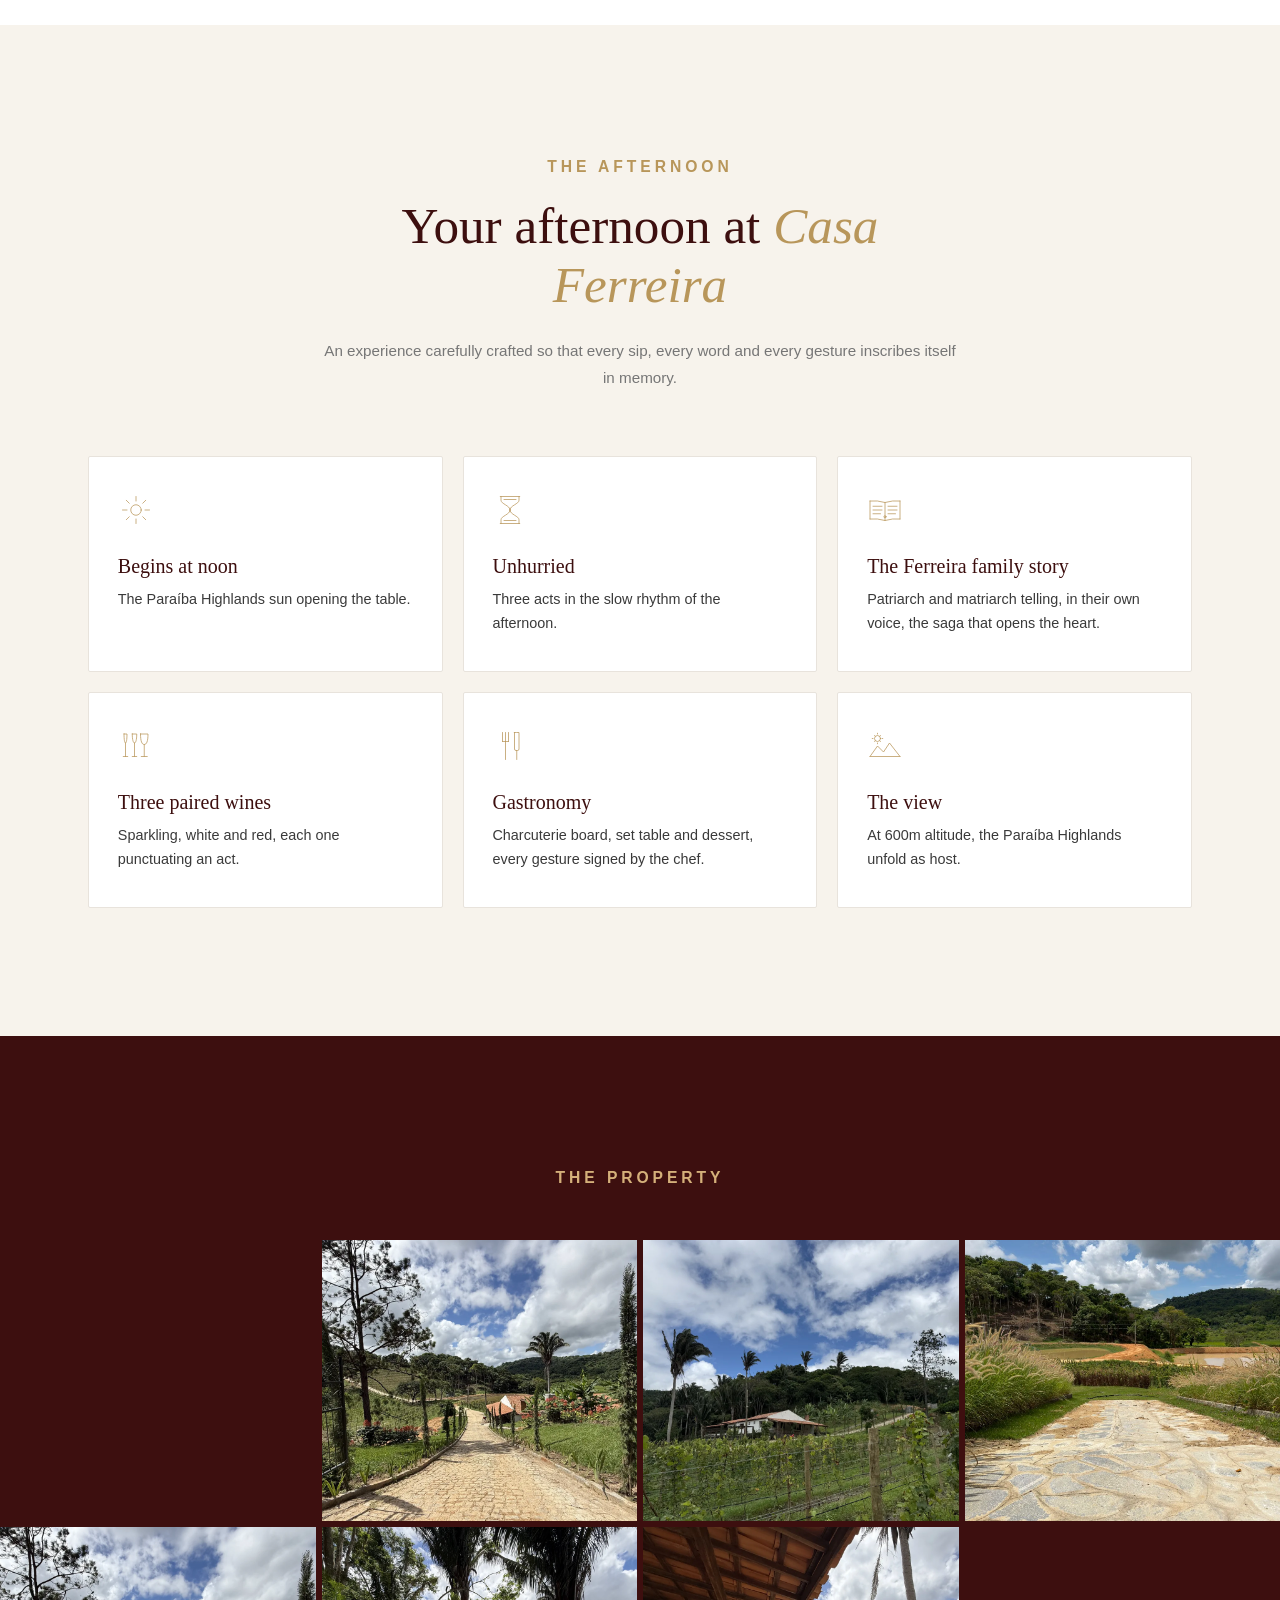
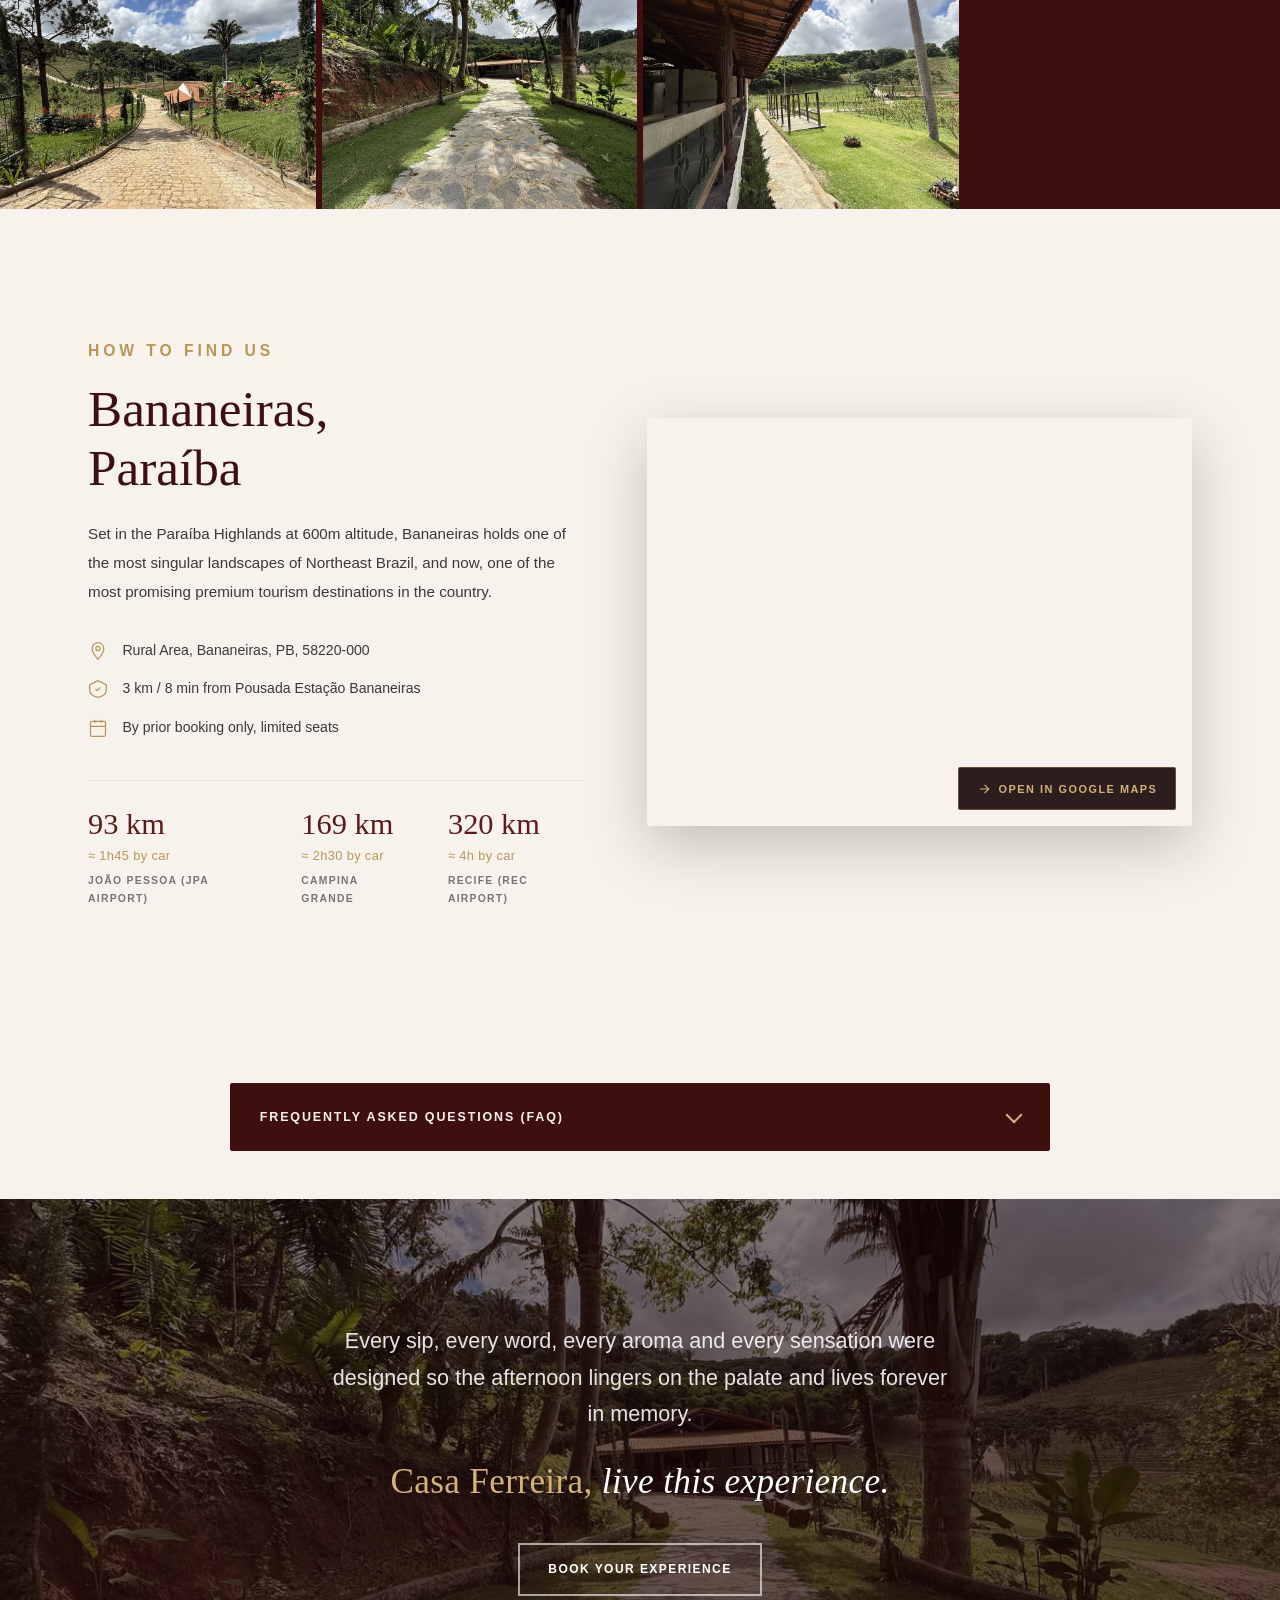
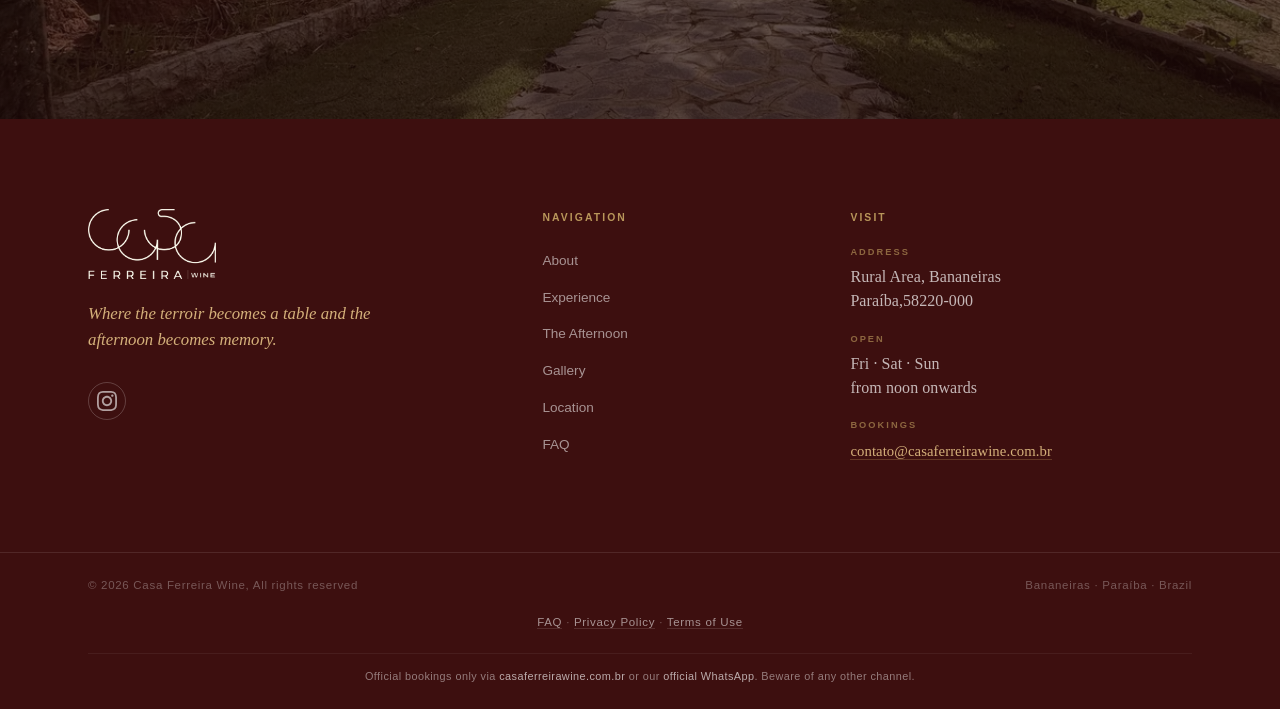
<file: en/index.html>
<!DOCTYPE html>
<html lang="en">
<head>
  <meta charset="UTF-8" />
  <meta name="viewport" content="width=device-width, initial-scale=1.0" />
  <meta name="theme-color" content="#3D0F0F" />

  <!-- Content Security Policy -->
  <meta http-equiv="Content-Security-Policy" content="default-src 'self'; script-src 'self' 'unsafe-inline' https://www.googletagmanager.com https://www.google-analytics.com https://connect.facebook.net; style-src 'self' 'unsafe-inline' https://fonts.googleapis.com; font-src 'self' https://fonts.gstatic.com; img-src 'self' data: https://www.google-analytics.com https://www.googletagmanager.com https://www.facebook.com; connect-src 'self' https://www.google-analytics.com https://analytics.google.com https://www.googletagmanager.com https://connect.facebook.net; object-src 'none'; base-uri 'self'; form-action 'self'; upgrade-insecure-requests" />
  <meta name="referrer" content="strict-origin-when-cross-origin" />

  <title>Casa Ferreira Wine, Wine tourism in Bananeiras, Paraíba</title>
  <meta name="description" content="The only afternoon in Northeast Brazil that brings together wine, gastronomy and a real family story. Three acts, paired wines and a chef's table, in the Paraíba Highlands. Limited seats." />
  <link rel="canonical" href="https://casaferreirawine.com.br/en/" />
  <link rel="alternate" hreflang="pt-BR" href="https://casaferreirawine.com.br/" />
  <link rel="alternate" hreflang="en" href="https://casaferreirawine.com.br/en/" />
  <link rel="alternate" hreflang="es" href="https://casaferreirawine.com.br/es/" />
  <link rel="alternate" hreflang="x-default" href="https://casaferreirawine.com.br/" />

  <!-- Favicon -->
  <link rel="icon" type="image/png" sizes="32x32" href="/images/favicon-32.png" />
  <link rel="apple-touch-icon" sizes="180x180" href="/images/apple-touch-icon.png" />
  <link rel="icon" type="image/png" sizes="192x192" href="/images/icon-192.png" />

  <!-- Open Graph -->
  <meta property="og:type" content="website" />
  <meta property="og:locale" content="en_US" />
  <meta property="og:locale:alternate" content="pt_BR" />
  <meta property="og:locale:alternate" content="es_ES" />
  <meta property="og:site_name" content="Casa Ferreira Wine" />
  <meta property="og:url" content="https://casaferreirawine.com.br/en/" />
  <meta property="og:title" content="Casa Ferreira Wine, Wine tourism in Bananeiras, Paraíba" />
  <meta property="og:description" content="The only afternoon in Northeast Brazil that brings together wine, gastronomy and a real family story. Three acts in the Paraíba Highlands. Limited seats." />
  <meta property="og:image" content="https://casaferreirawine.com.br/images/og-image.jpg" />
  <meta property="og:image:width" content="1200" />
  <meta property="og:image:height" content="630" />
  <meta property="og:image:alt" content="Entrance to Casa Ferreira Wine, a heritage property in Bananeiras, Paraíba" />

  <!-- Twitter Card -->
  <meta name="twitter:card" content="summary_large_image" />
  <meta name="twitter:title" content="Casa Ferreira Wine, Wine tourism in Bananeiras, Paraíba" />
  <meta name="twitter:description" content="An afternoon in three acts: the House, the terroir and the chef's table. Limited seats." />
  <meta name="twitter:image" content="https://casaferreirawine.com.br/images/og-image.jpg" />

  <!-- Schema.org JSON-LD -->
  <script type="application/ld+json">
  {
    "@context": "https://schema.org",
    "@type": "TouristAttraction",
    "name": "Casa Ferreira Wine",
    "alternateName": "Vinhedo Casa Ferreira",
    "description": "Wine tourism, gastronomy and real family history in Bananeiras, Paraíba. An afternoon experience in three acts: the House, the terroir and the chef's table.",
    "url": "https://casaferreirawine.com.br/en/",
    "inLanguage": "en",
    "image": [
      "https://casaferreirawine.com.br/images/entrada-1200.webp",
      "https://casaferreirawine.com.br/images/casa2-1200.webp",
      "https://casaferreirawine.com.br/images/vinhedo-1200.webp",
      "https://casaferreirawine.com.br/images/jardim-1200.webp"
    ],
    "address": {
      "@type": "PostalAddress",
      "streetAddress": "Zona Rural",
      "addressLocality": "Bananeiras",
      "addressRegion": "PB",
      "postalCode": "58220-000",
      "addressCountry": "BR"
    },
    "geo": {
      "@type": "GeoCoordinates",
      "latitude": -6.774583,
      "longitude": -35.622806
    },
    "openingHoursSpecification": [
      {
        "@type": "OpeningHoursSpecification",
        "dayOfWeek": ["Friday", "Saturday", "Sunday"],
        "opens": "12:00",
        "closes": "17:00"
      }
    ],
    "areaServed": "Paraíba",
    "touristType": ["Wine Tourism", "Gastronomy", "Premium Experience"],
    "sameAs": [
      "https://www.instagram.com/casaferreirawine/"
    ]
  }
  </script>

  <!-- Schema.org FAQPage -->
  <script type="application/ld+json">
  {
    "@context": "https://schema.org",
    "@type": "FAQPage",
    "inLanguage": "en",
    "mainEntity": [
      {"@type":"Question","name":"What is Casa Ferreira?","acceptedAnswer":{"@type":"Answer","text":"It is the first immersive wine-and-gastronomy tourism destination in inland Northeast Brazil. Located in Bananeiras, in the Borborema Highlands, on a property with 150 years of history. You don't just come to taste wine — you live the real story of the Ferreira family, with cuisine signed by chef, tasting led by a sommelier, and a narrative that connects memory, affection, and local culture."}},
      {"@type":"Question","name":"How much is the ticket?","acceptedAnswer":{"@type":"Answer","text":"R$ 398 per person."}},
      {"@type":"Question","name":"What is included in this price?","acceptedAnswer":{"@type":"Answer","text":"Starter board, main course signed by chef, dessert, tasting of sparkling, white and red wines, guided tour with sommelier, technical visit to the vineyard with agronomist, and the immersive narrative of the founders Telma and Jackon Ferreira."}},
      {"@type":"Question","name":"Do I need to choose anything when buying?","acceptedAnswer":{"@type":"Answer","text":"Yes, you choose your main course when buying the ticket. Three options: Tilapia fillet supreme, Beef tenderloin medallion, or Vegetarian."}},
      {"@type":"Question","name":"What time does it start?","acceptedAnswer":{"@type":"Answer","text":"The experience begins from 12 noon onwards."}},
      {"@type":"Question","name":"How many guests per session?","acceptedAnswer":{"@type":"Answer","text":"Each session has a maximum of 30 guests, divided into two groups of 15 — during Act 1 (Poróca Room and Meu Nego Room) — and then merged for the remaining activities. This ensures an intimate, personalized, queue-free experience."}},
      {"@type":"Question","name":"Do I need to understand wine to enjoy?","acceptedAnswer":{"@type":"Answer","text":"You don't need to know anything. The sommelier and the agronomist guide everything in a light and entertaining way. The experience was made for those who love a good story, good food, and a different setting — wine is the theme, not the requirement."}},
      {"@type":"Question","name":"Where is Casa Ferreira?","acceptedAnswer":{"@type":"Answer","text":"In Bananeiras, Paraíba, in the Borborema Highlands — one of the regions with the most pleasant climate in Northeast Brazil, known for the freshness of its altitude and preserved nature."}},
      {"@type":"Question","name":"How do I get there?","acceptedAnswer":{"@type":"Answer","text":"Casa Ferreira Wine provides a transfer departing from Bananeiras Station. After confirming your passaporte, our team will contact you to align the best arrival time."}},
      {"@type":"Question","name":"How do I buy my ticket?","acceptedAnswer":{"@type":"Answer","text":"On our official website. Click 'Book your experience', register, choose the date of your visit, select your preferred main course, and complete your purchase. Our team will then contact you to confirm all details."}},
      {"@type":"Question","name":"Are there discounts?","acceptedAnswer":{"@type":"Answer","text":"Yes. If you received a coupon from a partner, condominium, or influencer, apply it at checkout to get 10% off."}},
      {"@type":"Question","name":"What if I need to cancel?","acceptedAnswer":{"@type":"Answer","text":"Our cancellation policy follows Brazil's Consumer Protection Code: cancellation can be requested within 7 calendar days of payment confirmation; for booked-date experiences, the request must be made at least 48 hours in advance; after these deadlines, cancellation and refund may not apply. To request: contact the SmileIn team through official channels, providing your full name, the CPF used for purchase, and registered email."}},
      {"@type":"Question","name":"Can I buy wine to take home?","acceptedAnswer":{"@type":"Answer","text":"Yes! During the visit you can purchase our wine selection on site. We work with sparkling, white wine, and red wine."}},
      {"@type":"Question","name":"Can I bring my children?","acceptedAnswer":{"@type":"Answer","text":"The Casa Ferreira experience is intended exclusively for adults (18+). Because it involves alcohol tasting in an immersive setting designed for that audience, we do not recommend bringing children. We are working to soon offer formats that include the whole family."}}
    ]
  }
  </script>

  <link rel="stylesheet" href="/style.css" />
  <link rel="preconnect" href="https://fonts.googleapis.com" />
  <link rel="preconnect" href="https://fonts.gstatic.com" crossorigin />
  <link href="https://fonts.googleapis.com/css2?family=Archivo:ital, wght@0,400..900;1,400..900&family=Cormorant+Garamond:ital, wght@0,400;0,500;0,600;1,400;1,500&family=Montserrat:ital, wght@0,300;0,400;0,500;0,600;0,700;1,400;1,500;1,600&display=swap" rel="stylesheet" />

  <script>
    window.CFW_CONFIG = {
      gaId:    'G-0WDLVSBEXY',
      fbqId:   '2028161671409978',
    };
  </script>

  <!-- Meta Pixel Code -->
  <script>
    !function(f,b,e,v,n,t,s)
    {if(f.fbq)return;n=f.fbq=function(){n.callMethod?
    n.callMethod.apply(n,arguments):n.queue.push(arguments)};
    if(!f._fbq)f._fbq=n;n.push=n;n.loaded=!0;n.version='2.0';
    n.queue=[];t=b.createElement(e);t.async=!0;
    t.src=v;s=b.getElementsByTagName(e)[0];
    s.parentNode.insertBefore(t,s)}(window, document,'script',
    'https://connect.facebook.net/en_US/fbevents.js');
    fbq('init', '2028161671409978');
    fbq('track', 'PageView');
  </script>
  <noscript><img height="1" width="1" style="display:none"
    src="https://www.facebook.com/tr?id=2028161671409978&ev=PageView&noscript=1"
  /></noscript>
  <!-- End Meta Pixel Code -->
</head>
<body>

  <!-- NAVIGATION -->
  <nav class="nav" id="nav">
    <div class="nav__container">
      <a href="#inicio" class="nav__logo" aria-label="Casa Ferreira Wine, home">
        <img src="/images/logo.png" alt="Casa Ferreira Wine" width="800" height="439" />
      </a>
      <button class="nav__toggle" id="navToggle" aria-label="Menu">
        <span></span><span></span><span></span>
      </button>
      <ul class="nav__menu" id="navMenu">
        <li><a href="#sobre" class="nav__link">About</a></li>
        <li><a href="#experiencias" class="nav__link">Experience</a></li>
        <li><a href="#incluso" class="nav__link">The Afternoon</a></li>
        <li><a href="#galeria" class="nav__link">Gallery</a></li>
        <li><a href="#localizacao" class="nav__link">Location</a></li>
        <li><a href="https://bileto.sympla.com.br/event/123411" class="nav__link nav__link--cta" target="_blank" rel="noopener">Book your experience</a></li>
        <li class="nav__lang" aria-label="Language">
          <a href="/" class="nav__lang-item" lang="pt">PT</a>
          <a href="/en/" class="nav__lang-item nav__lang-item--active" lang="en" aria-current="true">EN</a>
          <a href="/es/" class="nav__lang-item" lang="es">ES</a>
        </li>
      </ul>
    </div>
  </nav>

  <!-- HERO -->
  <section class="hero" id="inicio">
    <div class="hero__media">
      <picture>
        <source media="(max-width: 768px)" srcset="/images/entrada-700.webp" type="image/webp" />
        <source srcset="/images/entrada-1200.webp" type="image/webp" />
        <img src="/images/entrada.jpeg" alt="Entrance to Casa Ferreira Wine, Bananeiras, Paraíba" class="hero__img" width="1600" height="1200" fetchpriority="high" decoding="async" />
      </picture>
      <div class="hero__overlay"></div>
    </div>
    <div class="hero__content">
      <p class="hero__eyebrow">Bananeiras · Paraíba · Brazil</p>
      <h1 class="hero__title hero__title--montserrat">
        Some stories<br />
        cannot be told…<br />
        <em>they must be lived.</em>
      </h1>
      <p class="hero__sub">The only afternoon in Northeast Brazil that brings together wine, gastronomy and legacy.</p>
      <div class="hero__ctas">
        <a href="https://bileto.sympla.com.br/event/123411" target="_blank" rel="noopener" class="btn btn--gold">Book your experience</a>
        <a href="#sobre" class="btn btn--ghost">Discover the House</a>
      </div>
    </div>
    <a href="#sobre" class="hero__scroll" aria-label="Scroll down">
      <span class="hero__scroll-line"></span>
    </a>
  </section>

  <!-- TAGLINE -->
  <div class="tagline-strip">
    <p class="tagline-strip__text">
      <em>We don't sell wine, we craft memories through experiences.</em>
    </p>
  </div>

  <!-- ABOUT -->
  <section class="sobre" id="sobre">
    <div class="container">
      <div class="sobre__grid">
        <div class="sobre__images" data-aos>
          <div class="sobre__img-main">
            <picture>
              <source media="(max-width: 768px)" srcset="/images/casa1-700.webp" type="image/webp" />
              <source srcset="/images/casa1-1200.webp" type="image/webp" />
              <img src="/images/casa1.jpeg" alt="Casa Ferreira Wine, main façade" width="900" height="1200" loading="lazy" decoding="async" />
            </picture>
          </div>
          <div class="sobre__img-float">
            <picture>
              <source media="(max-width: 768px)" srcset="/images/casa2-700.webp" type="image/webp" />
              <source srcset="/images/casa2-1200.webp" type="image/webp" />
              <img src="/images/casa2.jpeg" alt="Casa Ferreira Wine, side view" width="1200" height="900" loading="lazy" decoding="async" />
            </picture>
          </div>
        </div>
        <div class="sobre__text" data-aos>
          <span class="label">Our Story</span>
          <h2 class="section-title section-title--montserrat">We don't sell wine,<br /><em>we craft memories through experiences.</em></h2>
          <p>Over 150 years of history on a property at the heart of the Paraíba Highlands.</p>
          <p>The only afternoon in Northeast Brazil that brings together wine tourism, gastronomy and a real family story: a few hours that turn into longing, which can only be cured by coming back.</p>
          <div class="sobre__stats">
            <div class="stat">
              <span class="stat__num">150<small>+</small></span>
              <span class="stat__label">years of history</span>
            </div>
            <div class="stat">
              <span class="stat__num">16<small>ha</small></span>
              <span class="stat__label">of property</span>
            </div>
            <div class="stat">
              <span class="stat__num">600<small>m</small></span>
              <span class="stat__label">altitude</span>
            </div>
          </div>
        </div>
      </div>
    </div>
  </section>

  <!-- CONCEPT STRIP -->
  <div class="conceito-strip">
    <div class="container">
      <blockquote class="conceito-strip__quote" data-aos>
        <p>There is an afternoon in Bananeiras unlike any other.<br />
        It begins with a story and a <em class="conceito-highlight">sparkling wine to toast it</em>.<br />
        It travels through the <em class="conceito-highlight">terroir</em>, which translates into a white wine.<br />
        And it ends at the table, <em class="conceito-highlight">in the chef's hand</em>.</p>
      </blockquote>
    </div>
  </div>

  <!-- EXPERIENCES -->
  <section class="experiencias" id="experiencias">
    <div class="container">
      <div class="section-header" data-aos>
        <span class="label">The three acts</span>
        <h2 class="section-title">The Experience</h2>
        <p class="section-desc">Each afternoon at Casa Ferreira unfolds in three acts: history, terroir and table.</p>
      </div>
      <div class="cards cards--atos">
        <article class="card" data-aos>
          <span class="card__ato">Act I</span>
          <div class="card__icon">
            <svg aria-hidden="true" viewBox="0 0 48 48" fill="none" stroke="currentColor" stroke-width="1" stroke-linecap="round" stroke-linejoin="round">
              <path d="M2 45h44"/>
              <path d="M16 45v-2h16v2M18 43v-2h12v2"/>
              <path d="M7 41V20h34v21"/>
              <path d="M4 20L24 6l20 14"/>
              <path d="M5 20h38"/>
              <circle cx="24" cy="13" r="1.6"/>
              <rect x="11" y="25" width="5" height="8"/>
              <path d="M11 29h5M13.5 25v8"/>
              <rect x="21.5" y="25" width="5" height="8"/>
              <path d="M21.5 29h5M24 25v8"/>
              <rect x="32" y="25" width="5" height="8"/>
              <path d="M32 29h5M34.5 25v8"/>
              <path d="M20 41v-9a4 4 0 018 0v9"/>
              <circle cx="26" cy="36" r=".5" fill="currentColor"/>
            </svg>
          </div>
          <h3 class="card__title">The Story</h3>
          <p class="card__text">Before the first glass, the first word. Sit in the shade of the House, choose your room (Poroca or Meu Nêgo) and listen to the Ferreira family saga unfold across generations. Let a sparkling wine punctuate each turn of the narrative, paired with a carefully composed cheese and charcuterie board.</p>
        </article>
        <article class="card" data-aos>
          <span class="card__ato">Act II</span>
          <div class="card__icon">
            <svg aria-hidden="true" viewBox="0 0 48 48" fill="none" stroke="currentColor" stroke-width="1" stroke-linecap="round" stroke-linejoin="round">
              <path d="M24 3 L24 8"/>
              <path d="M24 8 C 22 7 19 7 18 9 C 16 9 14 11 16 13 C 14 14 13 17 16 18 C 15 21 17 23 20 22 C 21 24 23 24 24 22 C 25 24 27 24 28 22 C 31 23 33 21 32 18 C 35 17 34 14 32 13 C 34 11 32 9 30 9 C 29 7 26 7 24 8 Z"/>
              <path d="M24 8 L24 22"/>
              <path d="M18 12 L24 14"/>
              <path d="M30 12 L24 14"/>
              <path d="M24 22 Q 23 26 24 28"/>
              <circle cx="20" cy="30" r="1.6"/>
              <circle cx="24" cy="30" r="1.6"/>
              <circle cx="28" cy="30" r="1.6"/>
              <circle cx="22" cy="34" r="1.6"/>
              <circle cx="26" cy="34" r="1.6"/>
              <circle cx="24" cy="38" r="1.6"/>
              <path d="M30 16 Q 34 17 36 20 Q 38 23 36 25 Q 34 26 35 24 Q 36 22 34 22"/>
            </svg>
          </div>
          <h3 class="card__title">The Terroir</h3>
          <p class="card__text">Here the soil speaks. Discover the terroir of the Paraíba Highlands and the four grape varieties chosen to be planted in this land, as the white wine tasting unfolds, translating Bananeiras in every sip.</p>
        </article>
        <article class="card" data-aos>
          <span class="card__ato">Act III</span>
          <div class="card__icon">
            <svg aria-hidden="true" viewBox="0 0 48 48" fill="none" stroke="currentColor" stroke-width="1" stroke-linecap="round" stroke-linejoin="round">
              <path d="M3 42h42"/>
              <path d="M5 22 L8 41 L40 41 L43 22"/>
              <path d="M14 24 L14 41"/>
              <path d="M24 24 L24 41"/>
              <path d="M34 24 L34 41"/>
              <path d="M3 19 L45 19 L45 22 L3 22 Z"/>
              <path d="M22 11 C 22 16 24 17 24 17 C 24 17 26 16 26 11 Z"/>
              <path d="M24 17 L24 19"/>
              <path d="M22 19 L26 19"/>
              <ellipse cx="11" cy="18" rx="3" ry=".7"/>
              <ellipse cx="37" cy="18" rx="3" ry=".7"/>
              <path d="M6 14 L 6 18"/>
              <path d="M16 14 L 16 18"/>
              <path d="M32 14 L 32 18"/>
              <path d="M42 14 L 42 18"/>
            </svg>
          </div>
          <h3 class="card__title">The Table</h3>
          <p class="card__text">The afternoon finds its closing at the table. Main course and dessert, paired with red wine and narrated by the chef, each gesture a signature that extends the memory long after the last glass.</p>
        </article>
      </div>
    </div>
  </section>

  <!-- THE AFTERNOON, what's included -->
  <section class="incluso" id="incluso">
    <div class="container">
      <div class="section-header" data-aos>
        <span class="label">The afternoon</span>
        <h2 class="section-title">Your afternoon at <em>Casa Ferreira</em></h2>
        <p class="section-desc">An experience carefully crafted so that every sip, every word and every gesture inscribes itself in memory.</p>
      </div>
      <div class="incluso__grid" data-aos>
        <div class="incluso__item">
          <svg aria-hidden="true" viewBox="0 0 48 48" fill="none" stroke="currentColor" stroke-width="1" stroke-linecap="round" stroke-linejoin="round"><circle cx="24" cy="24" r="7"/><path d="M24 6v6M24 36v6M6 24h6M36 24h6"/><path d="M11 11l4 4M33 33l4 4M11 37l4-4M33 15l4-4"/></svg>
          <h3>Begins at noon</h3>
          <p>The Paraíba Highlands sun opening the table.</p>
        </div>
        <div class="incluso__item">
          <svg aria-hidden="true" viewBox="0 0 48 48" fill="none" stroke="currentColor" stroke-width="1" stroke-linecap="round" stroke-linejoin="round"><path d="M11 6h26M11 42h26"/><path d="M12 6v5c0 5 12 7 12 13s-12 8-12 13v5"/><path d="M36 6v5c0 5-12 7-12 13s12 8 12 13v5"/><path d="M16 10h16M16 38h16"/><path d="M24 22v4"/></svg>
          <h3>Unhurried</h3>
          <p>Three acts in the slow rhythm of the afternoon.</p>
        </div>
        <div class="incluso__item">
          <svg aria-hidden="true" viewBox="0 0 48 48" fill="none" stroke="currentColor" stroke-width="1" stroke-linecap="round" stroke-linejoin="round"><path d="M4 12 Q 14 11 24 14 Q 34 11 44 12"/><path d="M24 14 V 38"/><path d="M4 12 V 36"/><path d="M44 12 V 36"/><path d="M4 36 Q 14 35 24 38 Q 34 35 44 36"/><path d="M8 19h12M8 24h12M8 29h10"/><path d="M28 19h12M28 24h12M28 29h10"/><circle cx="24" cy="33" r="1.4"/></svg>
          <h3>The Ferreira family story</h3>
          <p>Patriarch and matriarch telling, in their own voice, the saga that opens the heart.</p>
        </div>
        <div class="incluso__item">
          <svg aria-hidden="true" viewBox="0 0 48 48" fill="none" stroke="currentColor" stroke-width="1" stroke-linecap="round" stroke-linejoin="round"><path d="M8 8h4c0 8-1 12-2 12s-2-4-2-12z"/><path d="M10 20v18M7 38h6"/><path d="M19 8h6c0 8-1.5 12-3 12s-3-4-3-12z"/><path d="M22 20v18M19 38h6"/><path d="M30 8h10c0 10-2 14-5 14s-5-4-5-14z"/><path d="M35 22v16M31 38h8"/></svg>
          <h3>Three paired wines</h3>
          <p>Sparkling, white and red, each one punctuating an act.</p>
        </div>
        <div class="incluso__item">
          <svg aria-hidden="true" viewBox="0 0 48 48" fill="none" stroke="currentColor" stroke-width="1" stroke-linecap="round" stroke-linejoin="round"><path d="M14 6 V 18"/><path d="M18 6 V 18"/><path d="M22 6 V 18"/><path d="M14 18 H 22"/><path d="M18 18 V 42"/><path d="M30 6 L 30 28 Q 30 30 32 30 L 34 30 Q 36 30 36 28 L 36 6 Q 33 6 30 6 Z"/><path d="M33 30 V 42"/></svg>
          <h3>Gastronomy</h3>
          <p>Charcuterie board, set table and dessert, every gesture signed by the chef.</p>
        </div>
        <div class="incluso__item">
          <svg aria-hidden="true" viewBox="0 0 48 48" fill="none" stroke="currentColor" stroke-width="1" stroke-linecap="round" stroke-linejoin="round"><circle cx="14" cy="14" r="4"/><path d="M11 11l-1-1M17 11l1-1M11 17l-1 1M17 17l1 1M14 8v-1M14 21v-1M8 14h-1M21 14h-1"/><path d="M4 38 L14 24 L22 32 L30 20 L44 38"/><path d="M4 38 H 44"/></svg>
          <h3>The view</h3>
          <p>At 600m altitude, the Paraíba Highlands unfold as host.</p>
        </div>
      </div>
    </div>
  </section>

  <!-- GALLERY -->
  <section class="galeria" id="galeria">
    <div class="galeria__intro" data-aos>
      <span class="label label--light">The property</span>
    </div>
    <div class="galeria__grid">
      <div class="galeria__item galeria__item--tall" data-aos>
        <picture>
          <source media="(max-width: 768px)" srcset="/images/trilha-700.webp" type="image/webp" />
          <source srcset="/images/trilha-1200.webp" type="image/webp" />
          <img src="/images/trilha.jpeg" alt="Imperial palm avenue" width="900" height="1200" loading="lazy" decoding="async" />
        </picture>
        <div class="galeria__caption">The Promenade</div>
      </div>
      <div class="galeria__item" data-aos>
        <picture>
          <source media="(max-width: 768px)" srcset="/images/entrada-700.webp" type="image/webp" />
          <source srcset="/images/entrada-1200.webp" type="image/webp" />
          <img src="/images/entrada.jpeg" alt="Entrance to Casa Ferreira Wine" width="1600" height="1200" loading="lazy" decoding="async" />
        </picture>
        <div class="galeria__caption">The Arrival</div>
      </div>
      <div class="galeria__item" data-aos>
        <picture>
          <source media="(max-width: 768px)" srcset="/images/vinhedo-700.webp" type="image/webp" />
          <source srcset="/images/vinhedo-1200.webp" type="image/webp" />
          <img src="/images/vinhedo.jpeg" alt="Vineyards with the House in the background" width="1600" height="1200" loading="lazy" decoding="async" />
        </picture>
        <div class="galeria__caption">The Vineyards</div>
      </div>
      <div class="galeria__item galeria__item--wide" data-aos>
        <picture>
          <source media="(max-width: 768px)" srcset="/images/jardim-700.webp" type="image/webp" />
          <source srcset="/images/jardim-1200.webp" type="image/webp" />
          <img src="/images/jardim.jpeg" alt="Garden, lake and the Paraíba Highlands" width="1600" height="560" loading="lazy" decoding="async" />
        </picture>
        <div class="galeria__caption">The Garden</div>
      </div>
      <div class="galeria__item" data-aos>
        <picture>
          <source media="(max-width: 768px)" srcset="/images/casa1-700.webp" type="image/webp" />
          <source srcset="/images/casa1-1200.webp" type="image/webp" />
          <img src="/images/casa1.jpeg" alt="Façade of Casa Ferreira" width="1600" height="900" loading="lazy" decoding="async" />
        </picture>
        <div class="galeria__caption">The House</div>
      </div>
      <div class="galeria__item" data-aos>
        <picture>
          <source media="(max-width: 768px)" srcset="/images/casa2-700.webp" type="image/webp" />
          <source srcset="/images/casa2-1200.webp" type="image/webp" />
          <img src="/images/casa2.jpeg" alt="Front view of Casa Ferreira with central palm tree" width="1600" height="1380" loading="lazy" decoding="async" />
        </picture>
        <div class="galeria__caption">The Estate</div>
      </div>
      <div class="galeria__item" data-aos>
        <picture>
          <source media="(max-width: 768px)" srcset="/images/varanda-700.webp" type="image/webp" />
          <source srcset="/images/varanda-1200.webp" type="image/webp" />
          <img src="/images/varanda.jpeg" alt="View from the veranda over the vineyard" width="1600" height="1200" loading="lazy" decoding="async" />
        </picture>
        <div class="galeria__caption">The Veranda</div>
      </div>
      <div class="galeria__item" data-aos>
        <picture>
          <source media="(max-width: 768px)" srcset="/images/caminho-700.webp" type="image/webp" />
          <source srcset="/images/caminho-1200.webp" type="image/webp" />
          <img src="/images/caminho.jpeg" alt="Cypress avenue at Casa Ferreira" width="1600" height="1214" loading="lazy" decoding="async" />
        </picture>
        <div class="galeria__caption">The Paths</div>
      </div>
    </div>
  </section>

  <!-- LOCATION -->
  <section class="localizacao" id="localizacao">
    <div class="container">
      <div class="localizacao__grid">
        <div class="localizacao__info" data-aos>
          <span class="label">How to find us</span>
          <h2 class="section-title">Bananeiras,<br />Paraíba</h2>
          <p>Set in the Paraíba Highlands at 600m altitude, Bananeiras holds one of the most singular landscapes of Northeast Brazil, and now, one of the most promising premium tourism destinations in the country.</p>
          <ul class="localizacao__details">
            <li>
              <svg aria-hidden="true" viewBox="0 0 24 24" fill="none" stroke="currentColor" stroke-width="1.5" width="20" height="20"><path d="M12 2C8 2 5 5 5 9c0 5 7 13 7 13s7-8 7-13c0-4-3-7-7-7z"/><circle cx="12" cy="9" r="2.5"/></svg>
              <span>Rural Area, Bananeiras, PB, 58220-000</span>
            </li>
            <li>
              <svg aria-hidden="true" viewBox="0 0 24 24" fill="none" stroke="currentColor" stroke-width="1.5" width="20" height="20"><path d="M12 2L2 7v6c0 5 4 8 10 9 6-1 10-4 10-9V7l-10-5z"/><path d="M9 12l2 2 4-4"/></svg>
              <span>3 km / 8 min from Pousada Estação Bananeiras</span>
            </li>
            <li>
              <svg aria-hidden="true" viewBox="0 0 24 24" fill="none" stroke="currentColor" stroke-width="1.5" width="20" height="20"><rect x="3" y="4" width="18" height="18" rx="2"/><path d="M16 2v4M8 2v4M3 10h18"/></svg>
              <span>By prior booking only, limited seats</span>
            </li>
          </ul>
          <div class="localizacao__distancias">
            <div class="dist">
              <span class="dist__km">93 km</span>
              <span class="dist__tempo">≈ 1h45 by car</span>
              <span class="dist__cidade">João Pessoa (JPA airport)</span>
            </div>
            <div class="dist">
              <span class="dist__km">169 km</span>
              <span class="dist__tempo">≈ 2h30 by car</span>
              <span class="dist__cidade">Campina Grande</span>
            </div>
            <div class="dist">
              <span class="dist__km">320 km</span>
              <span class="dist__tempo">≈ 4h by car</span>
              <span class="dist__cidade">Recife (REC airport)</span>
            </div>
          </div>
        </div>
        <a class="localizacao__mapa" href="https://www.google.com/maps?q=-6.774583,-35.622806" target="_blank" rel="noopener" data-aos aria-label="Open location in Google Maps">
          <picture>
            <source srcset="/images/mapa.webp" type="image/webp" />
            <img src="/images/mapa.png" alt="Map: Vinhedo Casa Ferreira in Bananeiras, PB" width="1024" height="768" loading="lazy" decoding="async" />
          </picture>
          <span class="localizacao__mapa-cta">
            <svg aria-hidden="true" viewBox="0 0 24 24" fill="none" stroke="currentColor" stroke-width="2"><path d="M5 12h14M13 5l7 7-7 7"/></svg>
            Open in Google Maps
          </span>
        </a>
      </div>
    </div>
  </section>

  <!-- FAQ -->
  <section class="faq-home" id="faq">
    <div class="container">
      <details class="faq-toggle" data-aos>
        <summary class="faq-toggle__trigger">
          <span class="faq-toggle__label">Frequently Asked Questions (FAQ)</span>
          <span class="faq-toggle__chevron" aria-hidden="true"></span>
        </summary>

        <div class="faq-toggle__content">
          <p class="faq-toggle__intro">Everything you need to know before living the Casa Ferreira afternoon.</p>

          <div class="faq-home__list">

            <details class="faq-item">
              <summary class="faq-question">What is Casa Ferreira?</summary>
              <div class="faq-answer">
                <p>It is the first immersive wine-and-gastronomy tourism destination in inland Northeast Brazil. Located in Bananeiras, in the Borborema Highlands, on a property with 150 years of history.</p>
                <p>You don't just come to taste wine — you live the real story of the Ferreira family, with cuisine signed by chef, tasting led by a sommelier, and a narrative that connects memory, affection, and local culture.</p>
              </div>
            </details>

            <details class="faq-item">
              <summary class="faq-question">How much is the ticket?</summary>
              <div class="faq-answer"><p><strong>R$ 398 per person.</strong></p></div>
            </details>

            <details class="faq-item">
              <summary class="faq-question">What is included in this price?</summary>
              <div class="faq-answer">
                <p>All of this:</p>
                <ul>
                  <li>Starter board</li>
                  <li>Main course signed by chef</li>
                  <li>Dessert</li>
                  <li>Tasting of sparkling, white wine and red wine</li>
                  <li>Guided tour with sommelier</li>
                  <li>Technical visit to the vineyard with agronomist</li>
                  <li>Immersive narrative of the founders Telma and Jackon Ferreira</li>
                </ul>
              </div>
            </details>

            <details class="faq-item">
              <summary class="faq-question">Do I need to choose anything when buying?</summary>
              <div class="faq-answer">
                <p>Yes, you choose your <strong>main course</strong> when buying the ticket. Three options:</p>
                <ul>
                  <li>Tilapia fillet supreme</li>
                  <li>Beef tenderloin medallion</li>
                  <li>Vegetarian</li>
                </ul>
              </div>
            </details>

            <details class="faq-item">
              <summary class="faq-question">What time does it start?</summary>
              <div class="faq-answer"><p>The experience begins <strong>from 12 noon onwards</strong>.</p></div>
            </details>

            <details class="faq-item">
              <summary class="faq-question">How many guests per session?</summary>
              <div class="faq-answer">
                <p>Each session has a maximum of <strong>30 guests</strong>, divided into two groups of 15 — during Act 1 (Poróca Room and Meu Nego Room) — and then merged for the remaining activities.</p>
                <p>This ensures an intimate, personalized, queue-free experience.</p>
              </div>
            </details>

            <details class="faq-item">
              <summary class="faq-question">Do I need to understand wine to enjoy?</summary>
              <div class="faq-answer">
                <p>You don't need to know anything. The sommelier and the agronomist guide everything in a light and entertaining way.</p>
                <p>The experience was made for those who love a good story, good food, and a different setting — wine is the theme, not the requirement.</p>
              </div>
            </details>

            <details class="faq-item">
              <summary class="faq-question">Where is Casa Ferreira?</summary>
              <div class="faq-answer">
                <p>In Bananeiras, Paraíba, in the Borborema Highlands — one of the regions with the most pleasant climate in Northeast Brazil, known for the freshness of its altitude and preserved nature.</p>
              </div>
            </details>

            <details class="faq-item">
              <summary class="faq-question">How do I get there?</summary>
              <div class="faq-answer">
                <p>Casa Ferreira Wine provides a <strong>transfer departing from Bananeiras Station</strong>.</p>
                <p>After confirming your passaporte, our team will contact you to align the best arrival time.</p>
              </div>
            </details>

            <details class="faq-item">
              <summary class="faq-question">How do I buy my ticket?</summary>
              <div class="faq-answer">
                <p>On our official website. Click <strong>Book your experience</strong>, register, choose the date of your visit, select your preferred main course, and complete your purchase.</p>
                <p>Our team will then contact you to confirm all details.</p>
              </div>
            </details>

            <details class="faq-item">
              <summary class="faq-question">Are there discounts?</summary>
              <div class="faq-answer">
                <p>Yes. If you received a coupon from a <strong>partner, condominium, or influencer</strong>, apply it at checkout to get 10% off.</p>
              </div>
            </details>

            <details class="faq-item">
              <summary class="faq-question">What if I need to cancel?</summary>
              <div class="faq-answer">
                <p>Our cancellation policy follows Brazil's Consumer Protection Code:</p>
                <ul>
                  <li>Cancellation can be requested within <strong>7 calendar days</strong> of payment confirmation.</li>
                  <li>For booked-date experiences, the request must be made at least <strong>48 hours in advance</strong>.</li>
                  <li>After these deadlines, cancellation and refund may not apply.</li>
                </ul>
                <p>Specific conditions may apply to certain events or campaigns — when that happens, the information will be available in the details of the purchased experience.</p>
                <p><strong>How to request:</strong> contact the SmileIn team through official channels, providing your full name, the CPF used for purchase, and registered email.</p>
              </div>
            </details>

            <details class="faq-item">
              <summary class="faq-question">Can I buy wine to take home?</summary>
              <div class="faq-answer">
                <p>Yes! During the visit you can purchase our wine selection on site. We work with:</p>
                <ul>
                  <li>Sparkling wine</li>
                  <li>White wine</li>
                  <li>Red wine</li>
                </ul>
              </div>
            </details>

            <details class="faq-item">
              <summary class="faq-question">Can I bring my children?</summary>
              <div class="faq-answer">
                <p>The Casa Ferreira experience is intended <strong>exclusively for adults (18+)</strong>. Because it involves alcohol tasting in an immersive setting designed for that audience, we do not recommend bringing children.</p>
                <p>We are working to soon offer formats that include the whole family.</p>
              </div>
            </details>

          </div>
        </div>
      </details>
    </div>
  </section>

  <!-- CTA BANNER -->
  <section class="cta-banner">
    <div class="cta-banner__img">
      <picture>
        <source media="(max-width: 768px)" srcset="/images/producao-700.webp" type="image/webp" />
        <source srcset="/images/producao-1200.webp" type="image/webp" />
        <img src="/images/producao.jpeg" alt="Stone path with palm trees and Casa Ferreira in the background" width="1600" height="1200" loading="lazy" decoding="async" />
      </picture>
      <div class="cta-banner__overlay"></div>
    </div>
    <div class="cta-banner__content" data-aos>
      <p class="cta-banner__sub">Every sip, every word, every aroma and every sensation were designed so the afternoon lingers on the palate and lives forever in memory.</p>
      <p class="cta-banner__slogan">Casa Ferreira, <em>live this experience.</em></p>
      <a href="https://bileto.sympla.com.br/event/123411" target="_blank" rel="noopener" class="btn btn--outline-light">Book your experience</a>
    </div>
  </section>

  <!-- FOOTER -->
  <footer class="footer">
    <div class="footer__top">
      <div class="container">
        <div class="footer__grid">
          <div class="footer__brand">
            <img src="/images/logo.png" alt="Casa Ferreira Wine" class="footer__logo-img" width="800" height="439" />
            <p class="footer__tagline"><em>Where the terroir becomes a table and the afternoon becomes memory.</em></p>
            <div class="footer__social">
              <a href="https://www.instagram.com/casaferreirawine/" target="_blank" rel="noopener" aria-label="Instagram">
                <svg aria-hidden="true" viewBox="0 0 24 24" fill="currentColor" width="20" height="20"><path d="M12 2.163c3.204 0 3.584.012 4.85.07 3.252.148 4.771 1.691 4.919 4.919.058 1.265.069 1.645.069 4.849 0 3.205-.012 3.584-.069 4.849-.149 3.225-1.664 4.771-4.919 4.919-1.266.058-1.644.07-4.85.07-3.204 0-3.584-.012-4.849-.07-3.26-.149-4.771-1.699-4.919-4.92-.058-1.265-.07-1.644-.07-4.849 0-3.204.013-3.583.07-4.849.149-3.227 1.664-4.771 4.919-4.919 1.266-.057 1.645-.069 4.849-.069zm0-2.163c-3.259 0-3.667.014-4.947.072-4.358.2-6.78 2.618-6.98 6.98-.059 1.281-.073 1.689-.073 4.948 0 3.259.014 3.668.072 4.948.2 4.358 2.618 6.78 6.98 6.98 1.281.058 1.689.072 4.948.072 3.259 0 3.668-.014 4.948-.072 4.354-.2 6.782-2.618 6.979-6.98.059-1.28.073-1.689.073-4.948 0-3.259-.014-3.667-.072-4.947-.196-4.354-2.617-6.78-6.979-6.98-1.281-.059-1.69-.073-4.949-.073zm0 5.838c-3.403 0-6.162 2.759-6.162 6.162s2.759 6.163 6.162 6.163 6.162-2.759 6.162-6.163c0-3.403-2.759-6.162-6.162-6.162zm0 10.162c-2.209 0-4-1.79-4-4 0-2.209 1.791-4 4-4s4 1.791 4 4c0 2.21-1.791 4-4 4zm6.406-11.845c-.796 0-1.441.645-1.441 1.44s.645 1.44 1.441 1.44c.795 0 1.439-.645 1.439-1.44s-.644-1.44-1.439-1.44z"/></svg>
              </a>
            </div>
          </div>
          <div class="footer__nav">
            <h4>Navigation</h4>
            <ul>
              <li><a href="#sobre">About</a></li>
              <li><a href="#experiencias">Experience</a></li>
              <li><a href="#incluso">The Afternoon</a></li>
              <li><a href="#galeria">Gallery</a></li>
              <li><a href="#localizacao">Location</a></li>
              <li><a href="#faq">FAQ</a></li>
            </ul>
          </div>
          <div class="footer__visit">
            <h4>Visit</h4>
            <ul>
              <li><span class="footer__visit-label">Address</span>Rural Area, Bananeiras<br />Paraíba,58220-000</li>
              <li><span class="footer__visit-label">Open</span>Fri · Sat · Sun<br />from noon onwards</li>
              <li><span class="footer__visit-label">Bookings</span><a href="mailto:contato@casaferreirawine.com.br">contato@casaferreirawine.com.br</a></li>
            </ul>
          </div>
        </div>
      </div>
    </div>
    <div class="footer__bottom">
      <div class="container">
        <p>&copy; 2026 Casa Ferreira Wine, All rights reserved</p>
        <p>Bananeiras · Paraíba · Brazil</p>
        <p class="footer__legal"><a href="#faq">FAQ</a> · <a href="/en/privacy-policy.html">Privacy Policy</a> · <a href="/en/terms-of-use.html">Terms of Use</a></p>
        <p class="footer__security"><small>Official bookings only via <strong>casaferreirawine.com.br</strong> or our <a href="https://wa.me/5583996790368" target="_blank" rel="noopener"><strong>official WhatsApp</strong></a>. Beware of any other channel.</small></p>
      </div>
    </div>
  </footer>

  <!-- WHATSAPP FLOAT -->
  <a
    href="https://wa.me/5583996790368?text=Hello!%20I%27m%20visiting%20Casa%20Ferreira%27s%20website%20and%20would%20like%20to%20know%20more."
    class="whatsapp-float"
    target="_blank"
    rel="noopener"
    aria-label="Chat with us on WhatsApp"
  >
    <svg aria-hidden="true" viewBox="0 0 24 24" fill="currentColor" width="28" height="28">
      <path d="M17.472 14.382c-.297-.149-1.758-.867-2.03-.967-.273-.099-.471-.148-.67.15-.197.297-.767.966-.94 1.164-.173.199-.347.223-.644.075-.297-.15-1.255-.463-2.39-1.475-.883-.788-1.48-1.761-1.653-2.059-.173-.297-.018-.458.13-.606.134-.133.298-.347.446-.52.149-.174.198-.298.298-.497.099-.198.05-.371-.025-.52-.075-.149-.669-1.612-.916-2.207-.242-.579-.487-.5-.669-.51-.173-.008-.371-.01-.57-.01-.198 0-.52.074-.792.372-.272.297-1.04 1.016-1.04 2.479 0 1.462 1.065 2.875 1.213 3.074.149.198 2.096 3.2 5.077 4.487.709.306 1.262.489 1.694.625.712.227 1.36.195 1.871.118.571-.085 1.758-.719 2.006-1.413.248-.694.248-1.289.173-1.413-.074-.124-.272-.198-.57-.347m-5.421 7.403h-.004a9.87 9.87 0 01-5.031-1.378l-.361-.214-3.741.982.998-3.648-.235-.374a9.86 9.86 0 01-1.51-5.26c.001-5.45 4.436-9.884 9.888-9.884 2.64 0 5.122 1.03 6.988 2.898a9.825 9.825 0 012.893 6.994c-.003 5.45-4.437 9.884-9.885 9.884m8.413-18.297A11.815 11.815 0 0012.05 0C5.495 0 .16 5.335.157 11.892c0 2.096.547 4.142 1.588 5.945L.057 24l6.305-1.654a11.882 11.882 0 005.683 1.448h.005c6.554 0 11.89-5.335 11.893-11.893a11.821 11.821 0 00-3.48-8.413z"/>
    </svg>
    <span class="whatsapp-float__label">Chat with us</span>
  </a>

  <!-- COOKIE BANNER -->
  <div class="lgpd-banner" id="lgpdBanner" role="dialog" aria-labelledby="lgpdTitle" aria-describedby="lgpdDesc" hidden>
    <div class="lgpd-banner__content">
      <p class="lgpd-banner__title" id="lgpdTitle">Your privacy matters</p>
      <p class="lgpd-banner__desc" id="lgpdDesc">
        We use cookies to understand how you navigate the site and improve your experience. You can accept or decline, analytics tools (Google Analytics, Meta Pixel) only load with your consent.
        <a href="/en/privacy-policy.html">Privacy Policy</a>.
      </p>
    </div>
    <div class="lgpd-banner__actions">
      <button type="button" class="btn btn--ghost-dark" id="lgpdReject">Decline</button>
      <button type="button" class="btn btn--gold" id="lgpdAccept">Accept</button>
    </div>
  </div>

  <script src="/script.js"></script>
</body>
</html>
</file>
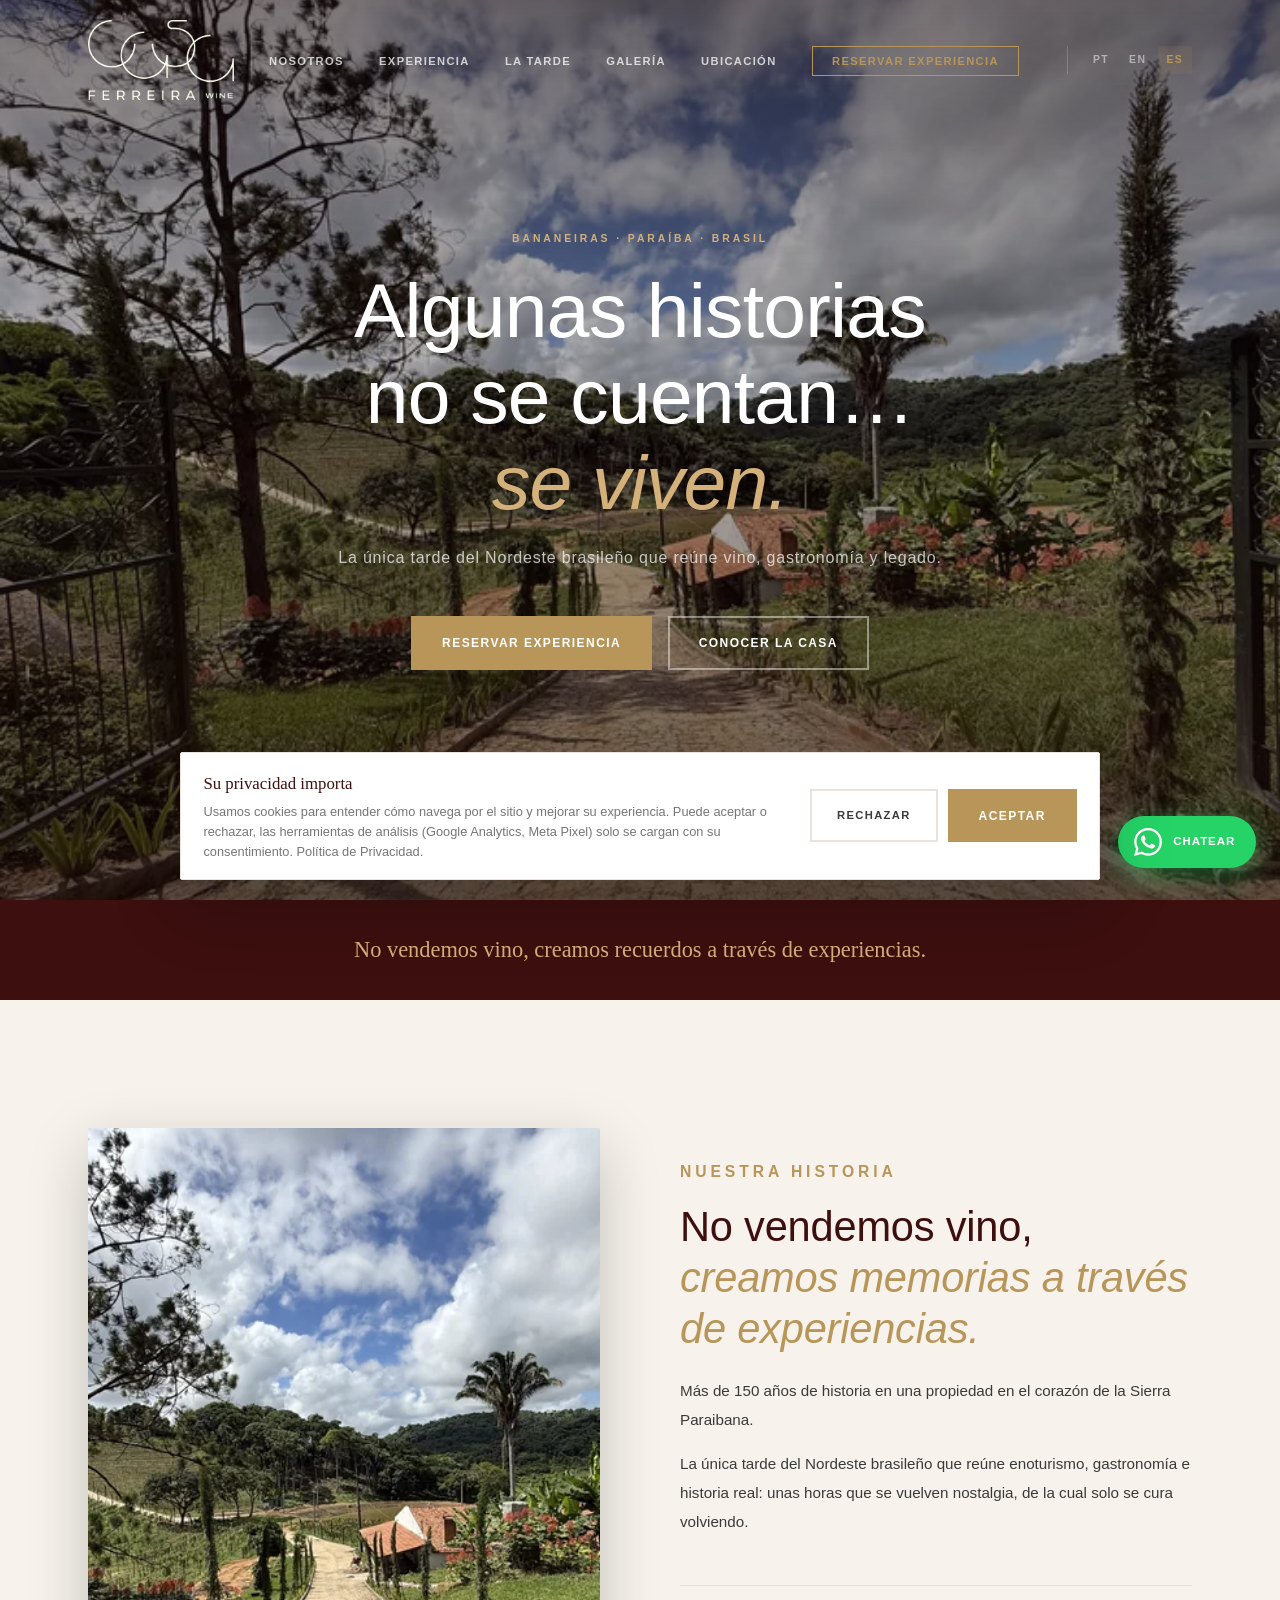
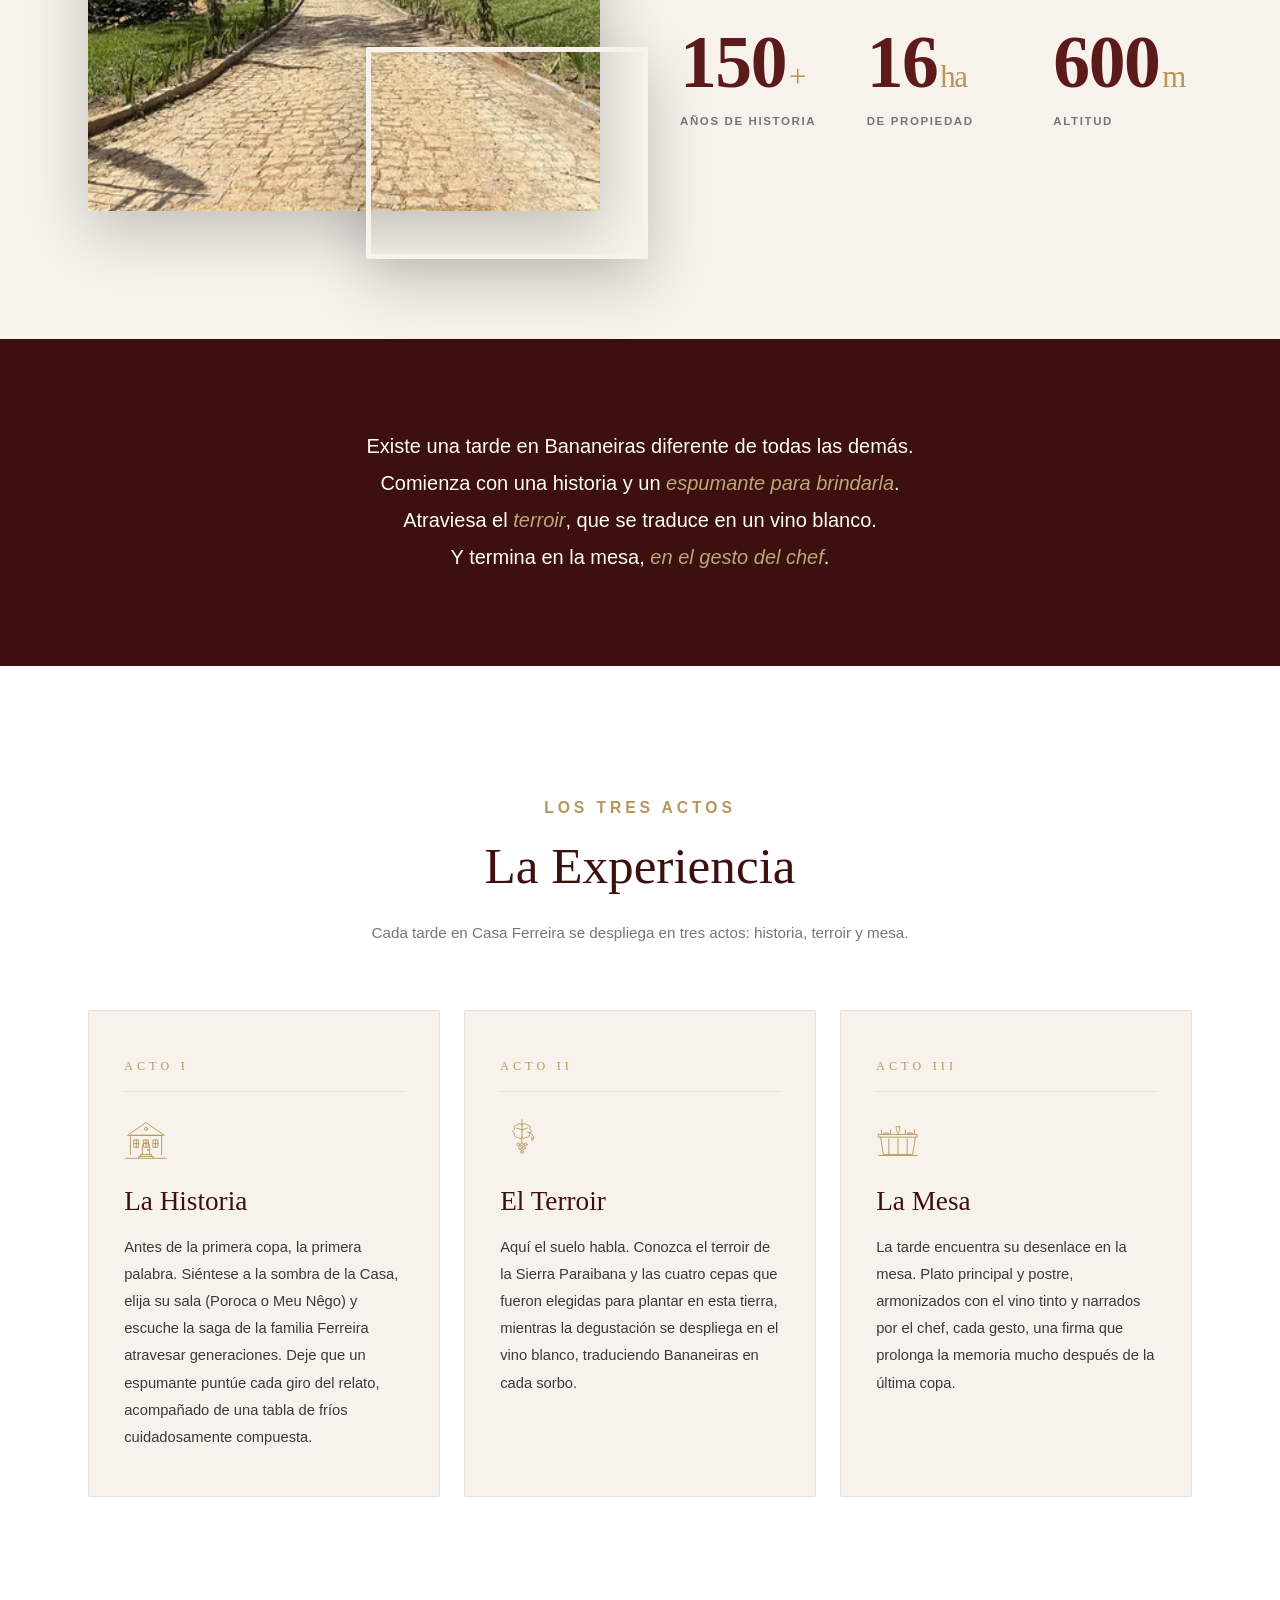
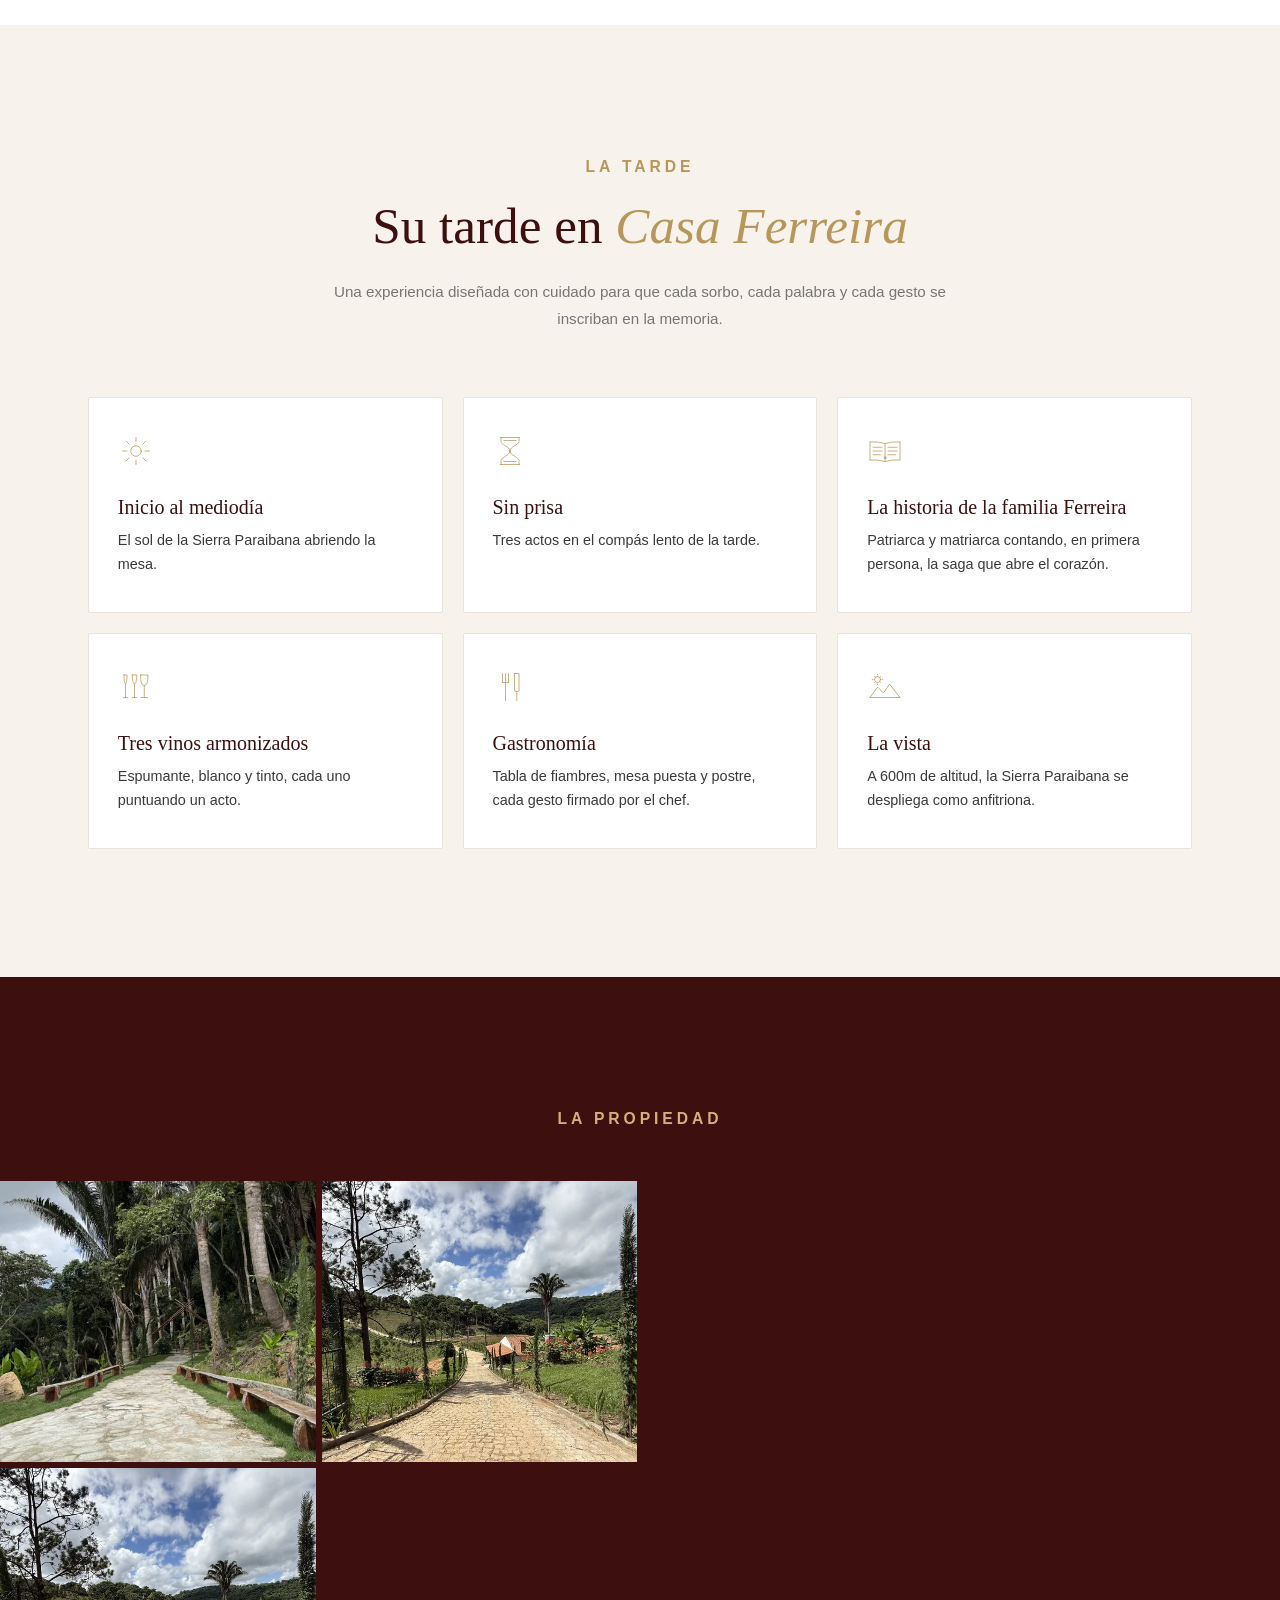
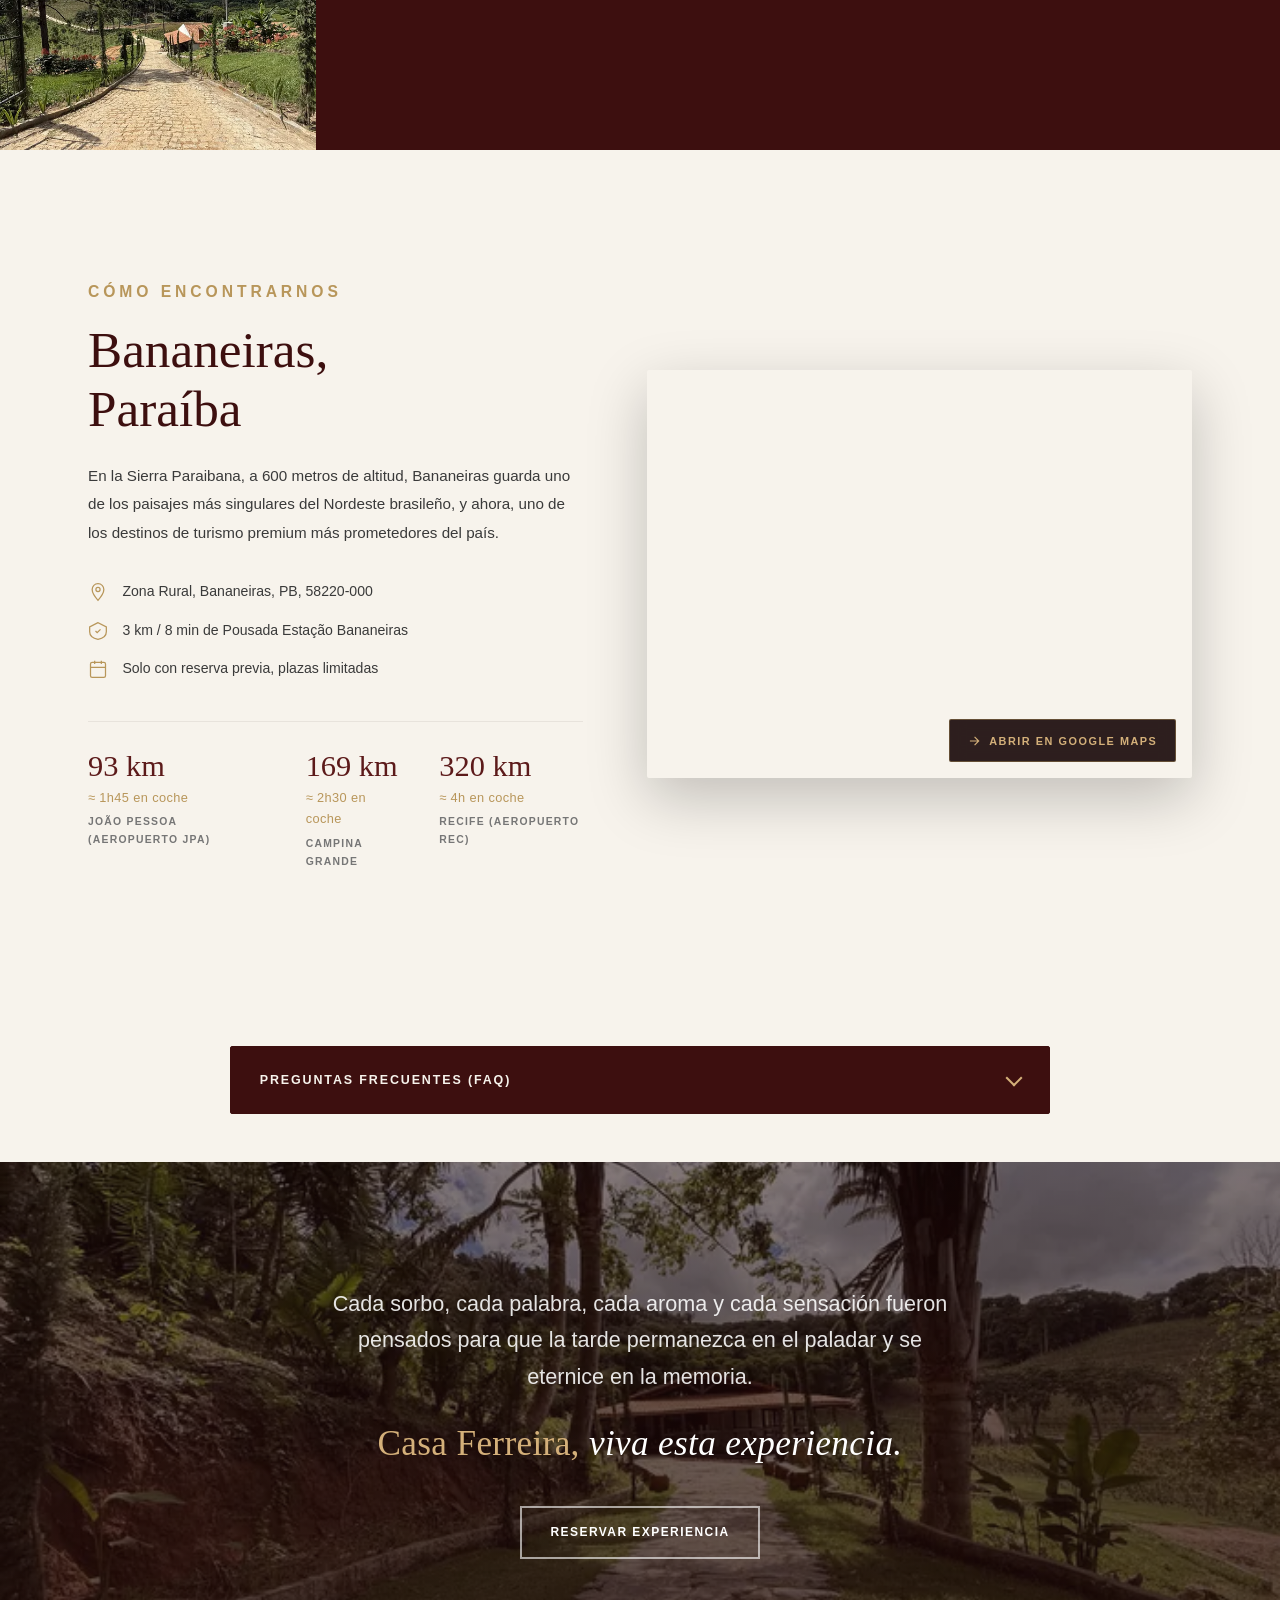
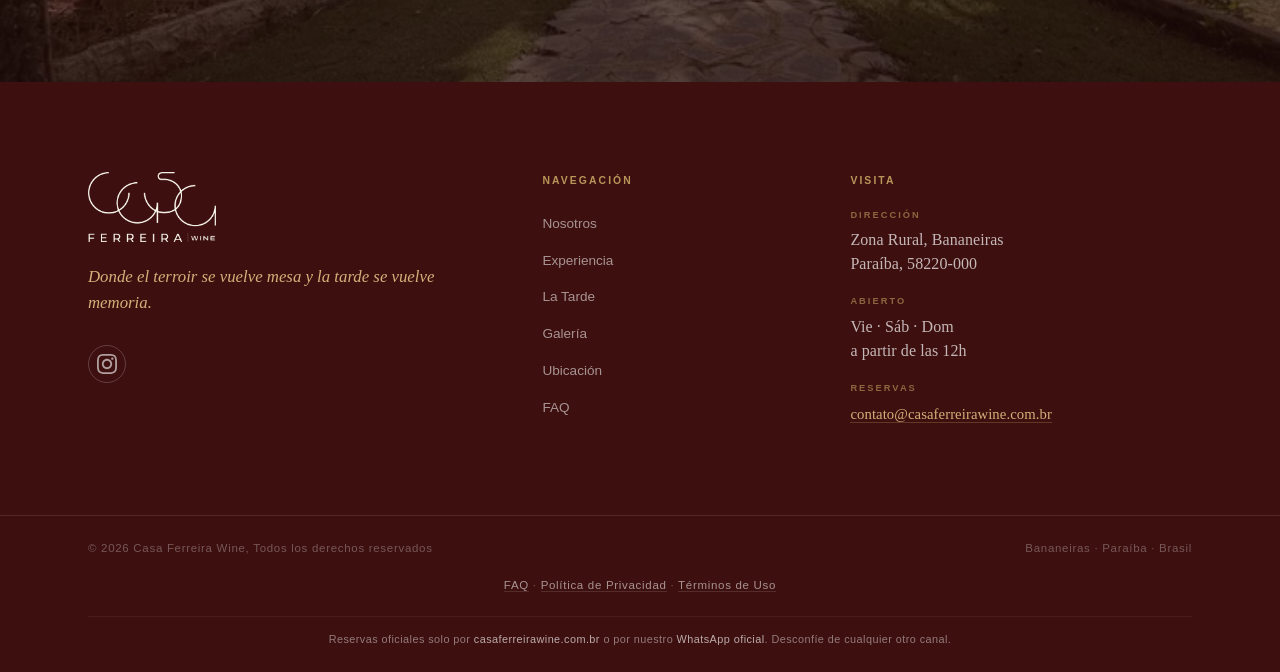
<file: es/index.html>
<!DOCTYPE html>
<html lang="es">
<head>
  <meta charset="UTF-8" />
  <meta name="viewport" content="width=device-width, initial-scale=1.0" />
  <meta name="theme-color" content="#3D0F0F" />

  <!-- Content Security Policy -->
  <meta http-equiv="Content-Security-Policy" content="default-src 'self'; script-src 'self' 'unsafe-inline' https://www.googletagmanager.com https://www.google-analytics.com https://connect.facebook.net; style-src 'self' 'unsafe-inline' https://fonts.googleapis.com; font-src 'self' https://fonts.gstatic.com; img-src 'self' data: https://www.google-analytics.com https://www.googletagmanager.com https://www.facebook.com; connect-src 'self' https://www.google-analytics.com https://analytics.google.com https://www.googletagmanager.com https://connect.facebook.net; object-src 'none'; base-uri 'self'; form-action 'self'; upgrade-insecure-requests" />
  <meta name="referrer" content="strict-origin-when-cross-origin" />

  <title>Casa Ferreira Wine, Enoturismo en Bananeiras, Paraíba</title>
  <meta name="description" content="La única tarde del Nordeste de Brasil que reúne vino, gastronomía e historia real de familia. Tres actos, vinos armonizados y la mesa del chef, en la Sierra Paraibana. Plazas limitadas." />
  <link rel="canonical" href="https://casaferreirawine.com.br/es/" />
  <link rel="alternate" hreflang="pt-BR" href="https://casaferreirawine.com.br/" />
  <link rel="alternate" hreflang="en" href="https://casaferreirawine.com.br/en/" />
  <link rel="alternate" hreflang="es" href="https://casaferreirawine.com.br/es/" />
  <link rel="alternate" hreflang="x-default" href="https://casaferreirawine.com.br/" />

  <!-- Favicon -->
  <link rel="icon" type="image/png" sizes="32x32" href="/images/favicon-32.png" />
  <link rel="apple-touch-icon" sizes="180x180" href="/images/apple-touch-icon.png" />
  <link rel="icon" type="image/png" sizes="192x192" href="/images/icon-192.png" />

  <!-- Open Graph -->
  <meta property="og:type" content="website" />
  <meta property="og:locale" content="es_ES" />
  <meta property="og:locale:alternate" content="pt_BR" />
  <meta property="og:locale:alternate" content="en_US" />
  <meta property="og:site_name" content="Casa Ferreira Wine" />
  <meta property="og:url" content="https://casaferreirawine.com.br/es/" />
  <meta property="og:title" content="Casa Ferreira Wine, Enoturismo en Bananeiras, Paraíba" />
  <meta property="og:description" content="La única tarde del Nordeste de Brasil que reúne vino, gastronomía e historia real. Tres actos en la Sierra Paraibana. Plazas limitadas." />
  <meta property="og:image" content="https://casaferreirawine.com.br/images/og-image.jpg" />
  <meta property="og:image:width" content="1200" />
  <meta property="og:image:height" content="630" />
  <meta property="og:image:alt" content="Entrada de Casa Ferreira Wine, propiedad histórica en Bananeiras, Paraíba" />

  <!-- Twitter Card -->
  <meta name="twitter:card" content="summary_large_image" />
  <meta name="twitter:title" content="Casa Ferreira Wine, Enoturismo en Bananeiras, Paraíba" />
  <meta name="twitter:description" content="Una tarde en tres actos: la Casa, el terroir y la mesa del chef. Plazas limitadas." />
  <meta name="twitter:image" content="https://casaferreirawine.com.br/images/og-image.jpg" />

  <!-- Schema.org JSON-LD -->
  <script type="application/ld+json">
  {
    "@context": "https://schema.org",
    "@type": "TouristAttraction",
    "name": "Casa Ferreira Wine",
    "alternateName": "Vinhedo Casa Ferreira",
    "description": "Enoturismo, gastronomía e historia real de familia en Bananeiras, Paraíba. Una experiencia de tarde en tres actos: la Casa, el terroir y la mesa del chef.",
    "url": "https://casaferreirawine.com.br/es/",
    "inLanguage": "es",
    "image": [
      "https://casaferreirawine.com.br/images/entrada-1200.webp",
      "https://casaferreirawine.com.br/images/casa2-1200.webp",
      "https://casaferreirawine.com.br/images/vinhedo-1200.webp",
      "https://casaferreirawine.com.br/images/jardim-1200.webp"
    ],
    "address": {
      "@type": "PostalAddress",
      "streetAddress": "Zona Rural",
      "addressLocality": "Bananeiras",
      "addressRegion": "PB",
      "postalCode": "58220-000",
      "addressCountry": "BR"
    },
    "geo": {
      "@type": "GeoCoordinates",
      "latitude": -6.774583,
      "longitude": -35.622806
    },
    "openingHoursSpecification": [
      {
        "@type": "OpeningHoursSpecification",
        "dayOfWeek": ["Friday", "Saturday", "Sunday"],
        "opens": "12:00",
        "closes": "17:00"
      }
    ],
    "areaServed": "Paraíba",
    "touristType": ["Enoturismo", "Gastronomía", "Experiencia Premium"],
    "sameAs": [
      "https://www.instagram.com/casaferreirawine/"
    ]
  }
  </script>

  <!-- Schema.org FAQPage -->
  <script type="application/ld+json">
  {
    "@context": "https://schema.org",
    "@type": "FAQPage",
    "inLanguage": "es",
    "mainEntity": [
      {"@type":"Question","name":"¿Qué es Casa Ferreira?","acceptedAnswer":{"@type":"Answer","text":"Es el primer destino de turismo enogastronómico inmersivo del interior del Nordeste de Brasil. Queda en Bananeiras, en la Sierra de la Borborema, dentro de una propiedad con 150 años de historia. Usted no viene solo a probar vino — vive la historia real de la familia Ferreira, con gastronomía firmada por chef, degustación conducida por sommelier y una narrativa que conecta memoria, afecto y cultura local."}},
      {"@type":"Question","name":"¿Cuánto cuesta la entrada?","acceptedAnswer":{"@type":"Answer","text":"R$ 398 por persona."}},
      {"@type":"Question","name":"¿Qué incluye ese valor?","acceptedAnswer":{"@type":"Answer","text":"Tabla de entradas, plato principal firmado por chef, postre, degustación de espumante, vino blanco y vino tinto, visita guiada con sommelier, visita técnica al viñedo con agrónomo y la narrativa inmersiva de los fundadores Telma y Jackon Ferreira."}},
      {"@type":"Question","name":"¿Tengo que elegir algo al comprar?","acceptedAnswer":{"@type":"Answer","text":"Sí, usted elige su plato principal al comprar la entrada. Tres opciones: Supreme de filete de Tilapia, Medallón de filete mignon o Vegetariano."}},
      {"@type":"Question","name":"¿Cuál es el horario disponible?","acceptedAnswer":{"@type":"Answer","text":"La experiencia comienza a partir de las 12h."}},
      {"@type":"Question","name":"¿Cuántas personas por turno?","acceptedAnswer":{"@type":"Answer","text":"Cada turno tiene un máximo de 30 personas, divididas en dos grupos de 15 — en el Acto 1 (Sala Poróca y Sala Meu Nego) — y luego se unen en las demás actividades. Esto garantiza una experiencia íntima, personalizada y sin filas."}},
      {"@type":"Question","name":"¿Es necesario entender de vino para aprovechar?","acceptedAnswer":{"@type":"Answer","text":"No necesita saber nada. El sommelier y el agrónomo conducen todo de forma liviana y entretenida. La experiencia es para quien ama una buena historia, buena comida y un ambiente distinto — el vino es el tema, no el requisito."}},
      {"@type":"Question","name":"¿Dónde queda Casa Ferreira?","acceptedAnswer":{"@type":"Answer","text":"En Bananeiras, Paraíba, en la Sierra de la Borborema — una de las regiones con el clima más agradable del Nordeste brasileño, conocida por la frescura de la altitud y la naturaleza preservada."}},
      {"@type":"Question","name":"¿Cómo llegar?","acceptedAnswer":{"@type":"Answer","text":"Casa Ferreira Wine ofrece transfer desde la Estación de Bananeiras. Tras la confirmación de su passaporte, nuestro equipo le contactará para coordinar el mejor horario de llegada."}},
      {"@type":"Question","name":"¿Cómo compro mi entrada?","acceptedAnswer":{"@type":"Answer","text":"Por nuestro sitio oficial. Haga clic en 'Reservar experiencia', regístrese, elija la fecha de su visita, seleccione su plato principal y finalice la compra. Después, nuestro equipo le contactará para confirmar todos los detalles."}},
      {"@type":"Question","name":"¿Hay descuentos?","acceptedAnswer":{"@type":"Answer","text":"Sí. Si recibió un cupón de un socio, condominio o influencer, aplíquelo al comprar para obtener 10% de descuento."}},
      {"@type":"Question","name":"¿Y si necesito cancelar?","acceptedAnswer":{"@type":"Answer","text":"Nuestra política de cancelación sigue el Código de Defensa del Consumidor brasileño: la cancelación se puede solicitar en hasta 7 días corridos tras la confirmación del pago; para experiencias con fecha marcada, la solicitud debe hacerse con al menos 48 horas de antelación; después de esos plazos, la cancelación y eventual reembolso pueden no aplicarse. Para solicitar: contacte al equipo de SmileIn por los canales oficiales, informando nombre completo, CPF usado en la compra y correo registrado."}},
      {"@type":"Question","name":"¿Puedo comprar vino para llevar?","acceptedAnswer":{"@type":"Answer","text":"¡Sí! Durante la visita usted puede adquirir nuestra selección de vinos directamente en el espacio. Trabajamos con espumante, vino blanco y vino tinto."}},
      {"@type":"Question","name":"¿Puedo llevar a mis hijos?","acceptedAnswer":{"@type":"Answer","text":"La experiencia de Casa Ferreira es exclusivamente para adultos (+18 años). Por involucrar degustación de bebidas alcohólicas en un ambiente inmersivo diseñado para ese público, no recomendamos la presencia de niños. Estamos trabajando para, pronto, ofrecer formatos que contemplen a toda la familia."}}
    ]
  }
  </script>

  <link rel="stylesheet" href="/style.css" />
  <link rel="preconnect" href="https://fonts.googleapis.com" />
  <link rel="preconnect" href="https://fonts.gstatic.com" crossorigin />
  <link href="https://fonts.googleapis.com/css2?family=Archivo:ital, wght@0,400..900;1,400..900&family=Cormorant+Garamond:ital, wght@0,400;0,500;0,600;1,400;1,500&family=Montserrat:ital, wght@0,300;0,400;0,500;0,600;0,700;1,400;1,500;1,600&display=swap" rel="stylesheet" />

  <script>
    window.CFW_CONFIG = {
      gaId:    'G-0WDLVSBEXY',
      fbqId:   '2028161671409978',
    };
  </script>

  <!-- Meta Pixel Code -->
  <script>
    !function(f,b,e,v,n,t,s)
    {if(f.fbq)return;n=f.fbq=function(){n.callMethod?
    n.callMethod.apply(n,arguments):n.queue.push(arguments)};
    if(!f._fbq)f._fbq=n;n.push=n;n.loaded=!0;n.version='2.0';
    n.queue=[];t=b.createElement(e);t.async=!0;
    t.src=v;s=b.getElementsByTagName(e)[0];
    s.parentNode.insertBefore(t,s)}(window, document,'script',
    'https://connect.facebook.net/en_US/fbevents.js');
    fbq('init', '2028161671409978');
    fbq('track', 'PageView');
  </script>
  <noscript><img height="1" width="1" style="display:none"
    src="https://www.facebook.com/tr?id=2028161671409978&ev=PageView&noscript=1"
  /></noscript>
  <!-- End Meta Pixel Code -->
</head>
<body>

  <!-- NAVEGACIÓN -->
  <nav class="nav" id="nav">
    <div class="nav__container">
      <a href="#inicio" class="nav__logo" aria-label="Casa Ferreira Wine, inicio">
        <img src="/images/logo.png" alt="Casa Ferreira Wine" width="800" height="439" />
      </a>
      <button class="nav__toggle" id="navToggle" aria-label="Menú">
        <span></span><span></span><span></span>
      </button>
      <ul class="nav__menu" id="navMenu">
        <li><a href="#sobre" class="nav__link">Nosotros</a></li>
        <li><a href="#experiencias" class="nav__link">Experiencia</a></li>
        <li><a href="#incluso" class="nav__link">La Tarde</a></li>
        <li><a href="#galeria" class="nav__link">Galería</a></li>
        <li><a href="#localizacao" class="nav__link">Ubicación</a></li>
        <li><a href="https://bileto.sympla.com.br/event/123411" class="nav__link nav__link--cta" target="_blank" rel="noopener">Reservar experiencia</a></li>
        <li class="nav__lang" aria-label="Idioma">
          <a href="/" class="nav__lang-item" lang="pt">PT</a>
          <a href="/en/" class="nav__lang-item" lang="en">EN</a>
          <a href="/es/" class="nav__lang-item nav__lang-item--active" lang="es" aria-current="true">ES</a>
        </li>
      </ul>
    </div>
  </nav>

  <!-- HERO -->
  <section class="hero" id="inicio">
    <div class="hero__media">
      <picture>
        <source media="(max-width: 768px)" srcset="/images/entrada-700.webp" type="image/webp" />
        <source srcset="/images/entrada-1200.webp" type="image/webp" />
        <img src="/images/entrada.jpeg" alt="Entrada de Casa Ferreira Wine, Bananeiras, Paraíba" class="hero__img" width="1600" height="1200" fetchpriority="high" decoding="async" />
      </picture>
      <div class="hero__overlay"></div>
    </div>
    <div class="hero__content">
      <p class="hero__eyebrow">Bananeiras · Paraíba · Brasil</p>
      <h1 class="hero__title hero__title--montserrat">
        Algunas historias<br />
        no se cuentan…<br />
        <em>se viven.</em>
      </h1>
      <p class="hero__sub">La única tarde del Nordeste brasileño que reúne vino, gastronomía y legado.</p>
      <div class="hero__ctas">
        <a href="https://bileto.sympla.com.br/event/123411" target="_blank" rel="noopener" class="btn btn--gold">Reservar experiencia</a>
        <a href="#sobre" class="btn btn--ghost">Conocer la Casa</a>
      </div>
    </div>
    <a href="#sobre" class="hero__scroll" aria-label="Desplazarse hacia abajo">
      <span class="hero__scroll-line"></span>
    </a>
  </section>

  <!-- TAGLINE -->
  <div class="tagline-strip">
    <p class="tagline-strip__text">
      <em>No vendemos vino, creamos recuerdos a través de experiencias.</em>
    </p>
  </div>

  <!-- NOSOTROS -->
  <section class="sobre" id="sobre">
    <div class="container">
      <div class="sobre__grid">
        <div class="sobre__images" data-aos>
          <div class="sobre__img-main">
            <picture>
              <source media="(max-width: 768px)" srcset="/images/casa1-700.webp" type="image/webp" />
              <source srcset="/images/casa1-1200.webp" type="image/webp" />
              <img src="/images/casa1.jpeg" alt="Casa Ferreira Wine, fachada principal" width="900" height="1200" loading="lazy" decoding="async" />
            </picture>
          </div>
          <div class="sobre__img-float">
            <picture>
              <source media="(max-width: 768px)" srcset="/images/casa2-700.webp" type="image/webp" />
              <source srcset="/images/casa2-1200.webp" type="image/webp" />
              <img src="/images/casa2.jpeg" alt="Casa Ferreira Wine, vista lateral" width="1200" height="900" loading="lazy" decoding="async" />
            </picture>
          </div>
        </div>
        <div class="sobre__text" data-aos>
          <span class="label">Nuestra Historia</span>
          <h2 class="section-title section-title--montserrat">No vendemos vino,<br /><em>creamos memorias a través de experiencias.</em></h2>
          <p>Más de 150 años de historia en una propiedad en el corazón de la Sierra Paraibana.</p>
          <p>La única tarde del Nordeste brasileño que reúne enoturismo, gastronomía e historia real: unas horas que se vuelven nostalgia, de la cual solo se cura volviendo.</p>
          <div class="sobre__stats">
            <div class="stat">
              <span class="stat__num">150<small>+</small></span>
              <span class="stat__label">años de historia</span>
            </div>
            <div class="stat">
              <span class="stat__num">16<small>ha</small></span>
              <span class="stat__label">de propiedad</span>
            </div>
            <div class="stat">
              <span class="stat__num">600<small>m</small></span>
              <span class="stat__label">altitud</span>
            </div>
          </div>
        </div>
      </div>
    </div>
  </section>

  <!-- CONCEPTO -->
  <div class="conceito-strip">
    <div class="container">
      <blockquote class="conceito-strip__quote" data-aos>
        <p>Existe una tarde en Bananeiras diferente de todas las demás.<br />
        Comienza con una historia y un <em class="conceito-highlight">espumante para brindarla</em>.<br />
        Atraviesa el <em class="conceito-highlight">terroir</em>, que se traduce en un vino blanco.<br />
        Y termina en la mesa, <em class="conceito-highlight">en el gesto del chef</em>.</p>
      </blockquote>
    </div>
  </div>

  <!-- EXPERIENCIAS -->
  <section class="experiencias" id="experiencias">
    <div class="container">
      <div class="section-header" data-aos>
        <span class="label">Los tres actos</span>
        <h2 class="section-title">La Experiencia</h2>
        <p class="section-desc">Cada tarde en Casa Ferreira se despliega en tres actos: historia, terroir y mesa.</p>
      </div>
      <div class="cards cards--atos">
        <article class="card" data-aos>
          <span class="card__ato">Acto I</span>
          <div class="card__icon">
            <svg aria-hidden="true" viewBox="0 0 48 48" fill="none" stroke="currentColor" stroke-width="1" stroke-linecap="round" stroke-linejoin="round">
              <path d="M2 45h44"/>
              <path d="M16 45v-2h16v2M18 43v-2h12v2"/>
              <path d="M7 41V20h34v21"/>
              <path d="M4 20L24 6l20 14"/>
              <path d="M5 20h38"/>
              <circle cx="24" cy="13" r="1.6"/>
              <rect x="11" y="25" width="5" height="8"/>
              <path d="M11 29h5M13.5 25v8"/>
              <rect x="21.5" y="25" width="5" height="8"/>
              <path d="M21.5 29h5M24 25v8"/>
              <rect x="32" y="25" width="5" height="8"/>
              <path d="M32 29h5M34.5 25v8"/>
              <path d="M20 41v-9a4 4 0 018 0v9"/>
              <circle cx="26" cy="36" r=".5" fill="currentColor"/>
            </svg>
          </div>
          <h3 class="card__title">La Historia</h3>
          <p class="card__text">Antes de la primera copa, la primera palabra. Siéntese a la sombra de la Casa, elija su sala (Poroca o Meu Nêgo) y escuche la saga de la familia Ferreira atravesar generaciones. Deje que un espumante puntúe cada giro del relato, acompañado de una tabla de fríos cuidadosamente compuesta.</p>
        </article>
        <article class="card" data-aos>
          <span class="card__ato">Acto II</span>
          <div class="card__icon">
            <svg aria-hidden="true" viewBox="0 0 48 48" fill="none" stroke="currentColor" stroke-width="1" stroke-linecap="round" stroke-linejoin="round">
              <path d="M24 3 L24 8"/>
              <path d="M24 8 C 22 7 19 7 18 9 C 16 9 14 11 16 13 C 14 14 13 17 16 18 C 15 21 17 23 20 22 C 21 24 23 24 24 22 C 25 24 27 24 28 22 C 31 23 33 21 32 18 C 35 17 34 14 32 13 C 34 11 32 9 30 9 C 29 7 26 7 24 8 Z"/>
              <path d="M24 8 L24 22"/>
              <path d="M18 12 L24 14"/>
              <path d="M30 12 L24 14"/>
              <path d="M24 22 Q 23 26 24 28"/>
              <circle cx="20" cy="30" r="1.6"/>
              <circle cx="24" cy="30" r="1.6"/>
              <circle cx="28" cy="30" r="1.6"/>
              <circle cx="22" cy="34" r="1.6"/>
              <circle cx="26" cy="34" r="1.6"/>
              <circle cx="24" cy="38" r="1.6"/>
              <path d="M30 16 Q 34 17 36 20 Q 38 23 36 25 Q 34 26 35 24 Q 36 22 34 22"/>
            </svg>
          </div>
          <h3 class="card__title">El Terroir</h3>
          <p class="card__text">Aquí el suelo habla. Conozca el terroir de la Sierra Paraibana y las cuatro cepas que fueron elegidas para plantar en esta tierra, mientras la degustación se despliega en el vino blanco, traduciendo Bananeiras en cada sorbo.</p>
        </article>
        <article class="card" data-aos>
          <span class="card__ato">Acto III</span>
          <div class="card__icon">
            <svg aria-hidden="true" viewBox="0 0 48 48" fill="none" stroke="currentColor" stroke-width="1" stroke-linecap="round" stroke-linejoin="round">
              <path d="M3 42h42"/>
              <path d="M5 22 L8 41 L40 41 L43 22"/>
              <path d="M14 24 L14 41"/>
              <path d="M24 24 L24 41"/>
              <path d="M34 24 L34 41"/>
              <path d="M3 19 L45 19 L45 22 L3 22 Z"/>
              <path d="M22 11 C 22 16 24 17 24 17 C 24 17 26 16 26 11 Z"/>
              <path d="M24 17 L24 19"/>
              <path d="M22 19 L26 19"/>
              <ellipse cx="11" cy="18" rx="3" ry=".7"/>
              <ellipse cx="37" cy="18" rx="3" ry=".7"/>
              <path d="M6 14 L 6 18"/>
              <path d="M16 14 L 16 18"/>
              <path d="M32 14 L 32 18"/>
              <path d="M42 14 L 42 18"/>
            </svg>
          </div>
          <h3 class="card__title">La Mesa</h3>
          <p class="card__text">La tarde encuentra su desenlace en la mesa. Plato principal y postre, armonizados con el vino tinto y narrados por el chef, cada gesto, una firma que prolonga la memoria mucho después de la última copa.</p>
        </article>
      </div>
    </div>
  </section>

  <!-- LA TARDE -->
  <section class="incluso" id="incluso">
    <div class="container">
      <div class="section-header" data-aos>
        <span class="label">La tarde</span>
        <h2 class="section-title">Su tarde en <em>Casa Ferreira</em></h2>
        <p class="section-desc">Una experiencia diseñada con cuidado para que cada sorbo, cada palabra y cada gesto se inscriban en la memoria.</p>
      </div>
      <div class="incluso__grid" data-aos>
        <div class="incluso__item">
          <svg aria-hidden="true" viewBox="0 0 48 48" fill="none" stroke="currentColor" stroke-width="1" stroke-linecap="round" stroke-linejoin="round"><circle cx="24" cy="24" r="7"/><path d="M24 6v6M24 36v6M6 24h6M36 24h6"/><path d="M11 11l4 4M33 33l4 4M11 37l4-4M33 15l4-4"/></svg>
          <h3>Inicio al mediodía</h3>
          <p>El sol de la Sierra Paraibana abriendo la mesa.</p>
        </div>
        <div class="incluso__item">
          <svg aria-hidden="true" viewBox="0 0 48 48" fill="none" stroke="currentColor" stroke-width="1" stroke-linecap="round" stroke-linejoin="round"><path d="M11 6h26M11 42h26"/><path d="M12 6v5c0 5 12 7 12 13s-12 8-12 13v5"/><path d="M36 6v5c0 5-12 7-12 13s12 8 12 13v5"/><path d="M16 10h16M16 38h16"/><path d="M24 22v4"/></svg>
          <h3>Sin prisa</h3>
          <p>Tres actos en el compás lento de la tarde.</p>
        </div>
        <div class="incluso__item">
          <svg aria-hidden="true" viewBox="0 0 48 48" fill="none" stroke="currentColor" stroke-width="1" stroke-linecap="round" stroke-linejoin="round"><path d="M4 12 Q 14 11 24 14 Q 34 11 44 12"/><path d="M24 14 V 38"/><path d="M4 12 V 36"/><path d="M44 12 V 36"/><path d="M4 36 Q 14 35 24 38 Q 34 35 44 36"/><path d="M8 19h12M8 24h12M8 29h10"/><path d="M28 19h12M28 24h12M28 29h10"/><circle cx="24" cy="33" r="1.4"/></svg>
          <h3>La historia de la familia Ferreira</h3>
          <p>Patriarca y matriarca contando, en primera persona, la saga que abre el corazón.</p>
        </div>
        <div class="incluso__item">
          <svg aria-hidden="true" viewBox="0 0 48 48" fill="none" stroke="currentColor" stroke-width="1" stroke-linecap="round" stroke-linejoin="round"><path d="M8 8h4c0 8-1 12-2 12s-2-4-2-12z"/><path d="M10 20v18M7 38h6"/><path d="M19 8h6c0 8-1.5 12-3 12s-3-4-3-12z"/><path d="M22 20v18M19 38h6"/><path d="M30 8h10c0 10-2 14-5 14s-5-4-5-14z"/><path d="M35 22v16M31 38h8"/></svg>
          <h3>Tres vinos armonizados</h3>
          <p>Espumante, blanco y tinto, cada uno puntuando un acto.</p>
        </div>
        <div class="incluso__item">
          <svg aria-hidden="true" viewBox="0 0 48 48" fill="none" stroke="currentColor" stroke-width="1" stroke-linecap="round" stroke-linejoin="round"><path d="M14 6 V 18"/><path d="M18 6 V 18"/><path d="M22 6 V 18"/><path d="M14 18 H 22"/><path d="M18 18 V 42"/><path d="M30 6 L 30 28 Q 30 30 32 30 L 34 30 Q 36 30 36 28 L 36 6 Q 33 6 30 6 Z"/><path d="M33 30 V 42"/></svg>
          <h3>Gastronomía</h3>
          <p>Tabla de fiambres, mesa puesta y postre, cada gesto firmado por el chef.</p>
        </div>
        <div class="incluso__item">
          <svg aria-hidden="true" viewBox="0 0 48 48" fill="none" stroke="currentColor" stroke-width="1" stroke-linecap="round" stroke-linejoin="round"><circle cx="14" cy="14" r="4"/><path d="M11 11l-1-1M17 11l1-1M11 17l-1 1M17 17l1 1M14 8v-1M14 21v-1M8 14h-1M21 14h-1"/><path d="M4 38 L14 24 L22 32 L30 20 L44 38"/><path d="M4 38 H 44"/></svg>
          <h3>La vista</h3>
          <p>A 600m de altitud, la Sierra Paraibana se despliega como anfitriona.</p>
        </div>
      </div>
    </div>
  </section>

  <!-- GALERÍA -->
  <section class="galeria" id="galeria">
    <div class="galeria__intro" data-aos>
      <span class="label label--light">La propiedad</span>
    </div>
    <div class="galeria__grid">
      <div class="galeria__item galeria__item--tall" data-aos>
        <picture>
          <source media="(max-width: 768px)" srcset="/images/trilha-700.webp" type="image/webp" />
          <source srcset="/images/trilha-1200.webp" type="image/webp" />
          <img src="/images/trilha.jpeg" alt="Alameda de palmeras imperiales" width="900" height="1200" loading="lazy" decoding="async" />
        </picture>
        <div class="galeria__caption">La Alameda</div>
      </div>
      <div class="galeria__item" data-aos>
        <picture>
          <source media="(max-width: 768px)" srcset="/images/entrada-700.webp" type="image/webp" />
          <source srcset="/images/entrada-1200.webp" type="image/webp" />
          <img src="/images/entrada.jpeg" alt="Entrada de Casa Ferreira Wine" width="1600" height="1200" loading="lazy" decoding="async" />
        </picture>
        <div class="galeria__caption">La Llegada</div>
      </div>
      <div class="galeria__item" data-aos>
        <picture>
          <source media="(max-width: 768px)" srcset="/images/vinhedo-700.webp" type="image/webp" />
          <source srcset="/images/vinhedo-1200.webp" type="image/webp" />
          <img src="/images/vinhedo.jpeg" alt="Viñedos con la Casa al fondo" width="1600" height="1200" loading="lazy" decoding="async" />
        </picture>
        <div class="galeria__caption">Los Viñedos</div>
      </div>
      <div class="galeria__item galeria__item--wide" data-aos>
        <picture>
          <source media="(max-width: 768px)" srcset="/images/jardim-700.webp" type="image/webp" />
          <source srcset="/images/jardim-1200.webp" type="image/webp" />
          <img src="/images/jardim.jpeg" alt="Jardín, lago y la Sierra Paraibana" width="1600" height="560" loading="lazy" decoding="async" />
        </picture>
        <div class="galeria__caption">El Jardín</div>
      </div>
      <div class="galeria__item" data-aos>
        <picture>
          <source media="(max-width: 768px)" srcset="/images/casa1-700.webp" type="image/webp" />
          <source srcset="/images/casa1-1200.webp" type="image/webp" />
          <img src="/images/casa1.jpeg" alt="Fachada de Casa Ferreira" width="1600" height="900" loading="lazy" decoding="async" />
        </picture>
        <div class="galeria__caption">La Casa</div>
      </div>
      <div class="galeria__item" data-aos>
        <picture>
          <source media="(max-width: 768px)" srcset="/images/casa2-700.webp" type="image/webp" />
          <source srcset="/images/casa2-1200.webp" type="image/webp" />
          <img src="/images/casa2.jpeg" alt="Vista frontal de Casa Ferreira con palmera central" width="1600" height="1380" loading="lazy" decoding="async" />
        </picture>
        <div class="galeria__caption">La Propiedad</div>
      </div>
      <div class="galeria__item" data-aos>
        <picture>
          <source media="(max-width: 768px)" srcset="/images/varanda-700.webp" type="image/webp" />
          <source srcset="/images/varanda-1200.webp" type="image/webp" />
          <img src="/images/varanda.jpeg" alt="Vista desde la veranda sobre el viñedo" width="1600" height="1200" loading="lazy" decoding="async" />
        </picture>
        <div class="galeria__caption">La Veranda</div>
      </div>
      <div class="galeria__item" data-aos>
        <picture>
          <source media="(max-width: 768px)" srcset="/images/caminho-700.webp" type="image/webp" />
          <source srcset="/images/caminho-1200.webp" type="image/webp" />
          <img src="/images/caminho.jpeg" alt="Alameda de cipreses en Casa Ferreira" width="1600" height="1214" loading="lazy" decoding="async" />
        </picture>
        <div class="galeria__caption">Los Caminos</div>
      </div>
    </div>
  </section>

  <!-- UBICACIÓN -->
  <section class="localizacao" id="localizacao">
    <div class="container">
      <div class="localizacao__grid">
        <div class="localizacao__info" data-aos>
          <span class="label">Cómo encontrarnos</span>
          <h2 class="section-title">Bananeiras,<br />Paraíba</h2>
          <p>En la Sierra Paraibana, a 600 metros de altitud, Bananeiras guarda uno de los paisajes más singulares del Nordeste brasileño, y ahora, uno de los destinos de turismo premium más prometedores del país.</p>
          <ul class="localizacao__details">
            <li>
              <svg aria-hidden="true" viewBox="0 0 24 24" fill="none" stroke="currentColor" stroke-width="1.5" width="20" height="20"><path d="M12 2C8 2 5 5 5 9c0 5 7 13 7 13s7-8 7-13c0-4-3-7-7-7z"/><circle cx="12" cy="9" r="2.5"/></svg>
              <span>Zona Rural, Bananeiras, PB, 58220-000</span>
            </li>
            <li>
              <svg aria-hidden="true" viewBox="0 0 24 24" fill="none" stroke="currentColor" stroke-width="1.5" width="20" height="20"><path d="M12 2L2 7v6c0 5 4 8 10 9 6-1 10-4 10-9V7l-10-5z"/><path d="M9 12l2 2 4-4"/></svg>
              <span>3 km / 8 min de Pousada Estação Bananeiras</span>
            </li>
            <li>
              <svg aria-hidden="true" viewBox="0 0 24 24" fill="none" stroke="currentColor" stroke-width="1.5" width="20" height="20"><rect x="3" y="4" width="18" height="18" rx="2"/><path d="M16 2v4M8 2v4M3 10h18"/></svg>
              <span>Solo con reserva previa, plazas limitadas</span>
            </li>
          </ul>
          <div class="localizacao__distancias">
            <div class="dist">
              <span class="dist__km">93 km</span>
              <span class="dist__tempo">≈ 1h45 en coche</span>
              <span class="dist__cidade">João Pessoa (aeropuerto JPA)</span>
            </div>
            <div class="dist">
              <span class="dist__km">169 km</span>
              <span class="dist__tempo">≈ 2h30 en coche</span>
              <span class="dist__cidade">Campina Grande</span>
            </div>
            <div class="dist">
              <span class="dist__km">320 km</span>
              <span class="dist__tempo">≈ 4h en coche</span>
              <span class="dist__cidade">Recife (aeropuerto REC)</span>
            </div>
          </div>
        </div>
        <a class="localizacao__mapa" href="https://www.google.com/maps?q=-6.774583,-35.622806" target="_blank" rel="noopener" data-aos aria-label="Abrir ubicación en Google Maps">
          <picture>
            <source srcset="/images/mapa.webp" type="image/webp" />
            <img src="/images/mapa.png" alt="Mapa: Vinhedo Casa Ferreira en Bananeiras, PB" width="1024" height="768" loading="lazy" decoding="async" />
          </picture>
          <span class="localizacao__mapa-cta">
            <svg aria-hidden="true" viewBox="0 0 24 24" fill="none" stroke="currentColor" stroke-width="2"><path d="M5 12h14M13 5l7 7-7 7"/></svg>
            Abrir en Google Maps
          </span>
        </a>
      </div>
    </div>
  </section>

  <!-- FAQ -->
  <section class="faq-home" id="faq">
    <div class="container">
      <details class="faq-toggle" data-aos>
        <summary class="faq-toggle__trigger">
          <span class="faq-toggle__label">Preguntas Frecuentes (FAQ)</span>
          <span class="faq-toggle__chevron" aria-hidden="true"></span>
        </summary>

        <div class="faq-toggle__content">
          <p class="faq-toggle__intro">Todo lo que necesita saber antes de vivir la tarde Casa Ferreira.</p>

          <div class="faq-home__list">

            <details class="faq-item">
              <summary class="faq-question">¿Qué es Casa Ferreira?</summary>
              <div class="faq-answer">
                <p>Es el primer destino de turismo enogastronómico inmersivo del interior del Nordeste de Brasil. Queda en Bananeiras, en la Sierra de la Borborema, dentro de una propiedad con 150 años de historia.</p>
                <p>Usted no viene solo a probar vino — vive la historia real de la familia Ferreira, con gastronomía firmada por chef, degustación conducida por sommelier y una narrativa que conecta memoria, afecto y cultura local.</p>
              </div>
            </details>

            <details class="faq-item">
              <summary class="faq-question">¿Cuánto cuesta la entrada?</summary>
              <div class="faq-answer"><p><strong>R$ 398 por persona.</strong></p></div>
            </details>

            <details class="faq-item">
              <summary class="faq-question">¿Qué incluye ese valor?</summary>
              <div class="faq-answer">
                <p>Todo esto:</p>
                <ul>
                  <li>Tabla de entradas</li>
                  <li>Plato principal firmado por chef</li>
                  <li>Postre</li>
                  <li>Degustación de espumante, vino blanco y vino tinto</li>
                  <li>Visita guiada con sommelier</li>
                  <li>Visita técnica al viñedo con agrónomo</li>
                  <li>Narrativa inmersiva de los fundadores Telma y Jackon Ferreira</li>
                </ul>
              </div>
            </details>

            <details class="faq-item">
              <summary class="faq-question">¿Tengo que elegir algo al comprar?</summary>
              <div class="faq-answer">
                <p>Sí, usted elige su <strong>plato principal</strong> al comprar la entrada. Tres opciones:</p>
                <ul>
                  <li>Supreme de filete de Tilapia</li>
                  <li>Medallón de filete mignon</li>
                  <li>Vegetariano</li>
                </ul>
              </div>
            </details>

            <details class="faq-item">
              <summary class="faq-question">¿Cuál es el horario disponible?</summary>
              <div class="faq-answer"><p>La experiencia comienza <strong>a partir de las 12h</strong>.</p></div>
            </details>

            <details class="faq-item">
              <summary class="faq-question">¿Cuántas personas por turno?</summary>
              <div class="faq-answer">
                <p>Cada turno tiene un máximo de <strong>30 personas</strong>, divididas en dos grupos de 15 — en el Acto 1 (Sala Poróca y Sala Meu Nego) — y luego se unen en las demás actividades.</p>
                <p>Esto garantiza una experiencia íntima, personalizada y sin filas.</p>
              </div>
            </details>

            <details class="faq-item">
              <summary class="faq-question">¿Es necesario entender de vino para aprovechar?</summary>
              <div class="faq-answer">
                <p>No necesita saber nada. El sommelier y el agrónomo conducen todo de forma liviana y entretenida.</p>
                <p>La experiencia es para quien ama una buena historia, buena comida y un ambiente distinto — el vino es el tema, no el requisito.</p>
              </div>
            </details>

            <details class="faq-item">
              <summary class="faq-question">¿Dónde queda Casa Ferreira?</summary>
              <div class="faq-answer">
                <p>En Bananeiras, Paraíba, en la Sierra de la Borborema — una de las regiones con el clima más agradable del Nordeste brasileño, conocida por la frescura de la altitud y la naturaleza preservada.</p>
              </div>
            </details>

            <details class="faq-item">
              <summary class="faq-question">¿Cómo llegar?</summary>
              <div class="faq-answer">
                <p>Casa Ferreira Wine ofrece <strong>transfer desde la Estación de Bananeiras</strong>.</p>
                <p>Tras la confirmación de su passaporte, nuestro equipo le contactará para coordinar el mejor horario de llegada.</p>
              </div>
            </details>

            <details class="faq-item">
              <summary class="faq-question">¿Cómo compro mi entrada?</summary>
              <div class="faq-answer">
                <p>Por nuestro sitio oficial. Haga clic en <strong>Reservar experiencia</strong>, regístrese, elija la fecha de su visita, seleccione su plato principal y finalice la compra.</p>
                <p>Después, nuestro equipo le contactará para confirmar todos los detalles.</p>
              </div>
            </details>

            <details class="faq-item">
              <summary class="faq-question">¿Hay descuentos?</summary>
              <div class="faq-answer">
                <p>Sí. Si recibió un cupón de un <strong>socio, condominio o influencer</strong>, aplíquelo al comprar para obtener 10% de descuento.</p>
              </div>
            </details>

            <details class="faq-item">
              <summary class="faq-question">¿Y si necesito cancelar?</summary>
              <div class="faq-answer">
                <p>Nuestra política de cancelación sigue el Código de Defensa del Consumidor brasileño:</p>
                <ul>
                  <li>La cancelación se puede solicitar en hasta <strong>7 días corridos</strong> tras la confirmación del pago.</li>
                  <li>Para experiencias con fecha marcada, la solicitud debe hacerse con al menos <strong>48 horas de antelación</strong>.</li>
                  <li>Después de esos plazos, la cancelación y eventual reembolso pueden no aplicarse.</li>
                </ul>
                <p>En algunos casos, pueden definirse condiciones específicas para determinados eventos o campañas — cuando eso ocurra, la información estará disponible en los detalles de la experiencia adquirida.</p>
                <p><strong>Cómo solicitar:</strong> contacte al equipo de SmileIn por los canales oficiales, informando nombre completo, CPF usado en la compra y correo registrado.</p>
              </div>
            </details>

            <details class="faq-item">
              <summary class="faq-question">¿Puedo comprar vino para llevar?</summary>
              <div class="faq-answer">
                <p>¡Sí! Durante la visita usted puede adquirir nuestra selección de vinos directamente en el espacio. Trabajamos con:</p>
                <ul>
                  <li>Espumante</li>
                  <li>Vino Blanco</li>
                  <li>Vino Tinto</li>
                </ul>
              </div>
            </details>

            <details class="faq-item">
              <summary class="faq-question">¿Puedo llevar a mis hijos?</summary>
              <div class="faq-answer">
                <p>La experiencia de Casa Ferreira es <strong>exclusivamente para adultos (+18 años)</strong>. Por involucrar degustación de bebidas alcohólicas en un ambiente inmersivo diseñado para ese público, no recomendamos la presencia de niños.</p>
                <p>Estamos trabajando para, pronto, ofrecer formatos que contemplen a toda la familia.</p>
              </div>
            </details>

          </div>
        </div>
      </details>
    </div>
  </section>

  <!-- CTA -->
  <section class="cta-banner">
    <div class="cta-banner__img">
      <picture>
        <source media="(max-width: 768px)" srcset="/images/producao-700.webp" type="image/webp" />
        <source srcset="/images/producao-1200.webp" type="image/webp" />
        <img src="/images/producao.jpeg" alt="Camino de piedras con palmeras y Casa Ferreira al fondo" width="1600" height="1200" loading="lazy" decoding="async" />
      </picture>
      <div class="cta-banner__overlay"></div>
    </div>
    <div class="cta-banner__content" data-aos>
      <p class="cta-banner__sub">Cada sorbo, cada palabra, cada aroma y cada sensación fueron pensados para que la tarde permanezca en el paladar y se eternice en la memoria.</p>
      <p class="cta-banner__slogan">Casa Ferreira, <em>viva esta experiencia.</em></p>
      <a href="https://bileto.sympla.com.br/event/123411" target="_blank" rel="noopener" class="btn btn--outline-light">Reservar experiencia</a>
    </div>
  </section>

  <!-- FOOTER -->
  <footer class="footer">
    <div class="footer__top">
      <div class="container">
        <div class="footer__grid">
          <div class="footer__brand">
            <img src="/images/logo.png" alt="Casa Ferreira Wine" class="footer__logo-img" width="800" height="439" />
            <p class="footer__tagline"><em>Donde el terroir se vuelve mesa y la tarde se vuelve memoria.</em></p>
            <div class="footer__social">
              <a href="https://www.instagram.com/casaferreirawine/" target="_blank" rel="noopener" aria-label="Instagram">
                <svg aria-hidden="true" viewBox="0 0 24 24" fill="currentColor" width="20" height="20"><path d="M12 2.163c3.204 0 3.584.012 4.85.07 3.252.148 4.771 1.691 4.919 4.919.058 1.265.069 1.645.069 4.849 0 3.205-.012 3.584-.069 4.849-.149 3.225-1.664 4.771-4.919 4.919-1.266.058-1.644.07-4.85.07-3.204 0-3.584-.012-4.849-.07-3.26-.149-4.771-1.699-4.919-4.92-.058-1.265-.07-1.644-.07-4.849 0-3.204.013-3.583.07-4.849.149-3.227 1.664-4.771 4.919-4.919 1.266-.057 1.645-.069 4.849-.069zm0-2.163c-3.259 0-3.667.014-4.947.072-4.358.2-6.78 2.618-6.98 6.98-.059 1.281-.073 1.689-.073 4.948 0 3.259.014 3.668.072 4.948.2 4.358 2.618 6.78 6.98 6.98 1.281.058 1.689.072 4.948.072 3.259 0 3.668-.014 4.948-.072 4.354-.2 6.782-2.618 6.979-6.98.059-1.28.073-1.689.073-4.948 0-3.259-.014-3.667-.072-4.947-.196-4.354-2.617-6.78-6.979-6.98-1.281-.059-1.69-.073-4.949-.073zm0 5.838c-3.403 0-6.162 2.759-6.162 6.162s2.759 6.163 6.162 6.163 6.162-2.759 6.162-6.163c0-3.403-2.759-6.162-6.162-6.162zm0 10.162c-2.209 0-4-1.79-4-4 0-2.209 1.791-4 4-4s4 1.791 4 4c0 2.21-1.791 4-4 4zm6.406-11.845c-.796 0-1.441.645-1.441 1.44s.645 1.44 1.441 1.44c.795 0 1.439-.645 1.439-1.44s-.644-1.44-1.439-1.44z"/></svg>
              </a>
            </div>
          </div>
          <div class="footer__nav">
            <h4>Navegación</h4>
            <ul>
              <li><a href="#sobre">Nosotros</a></li>
              <li><a href="#experiencias">Experiencia</a></li>
              <li><a href="#incluso">La Tarde</a></li>
              <li><a href="#galeria">Galería</a></li>
              <li><a href="#localizacao">Ubicación</a></li>
              <li><a href="#faq">FAQ</a></li>
            </ul>
          </div>
          <div class="footer__visit">
            <h4>Visita</h4>
            <ul>
              <li><span class="footer__visit-label">Dirección</span>Zona Rural, Bananeiras<br />Paraíba, 58220-000</li>
              <li><span class="footer__visit-label">Abierto</span>Vie · Sáb · Dom<br />a partir de las 12h</li>
              <li><span class="footer__visit-label">Reservas</span><a href="mailto:contato@casaferreirawine.com.br">contato@casaferreirawine.com.br</a></li>
            </ul>
          </div>
        </div>
      </div>
    </div>
    <div class="footer__bottom">
      <div class="container">
        <p>&copy; 2026 Casa Ferreira Wine, Todos los derechos reservados</p>
        <p>Bananeiras · Paraíba · Brasil</p>
        <p class="footer__legal"><a href="#faq">FAQ</a> · <a href="/es/politica-privacidad.html">Política de Privacidad</a> · <a href="/es/terminos-de-uso.html">Términos de Uso</a></p>
        <p class="footer__security"><small>Reservas oficiales solo por <strong>casaferreirawine.com.br</strong> o por nuestro <a href="https://wa.me/5583996790368" target="_blank" rel="noopener"><strong>WhatsApp oficial</strong></a>. Desconfíe de cualquier otro canal.</small></p>
      </div>
    </div>
  </footer>

  <!-- WHATSAPP FLOAT -->
  <a
    href="https://wa.me/5583996790368?text=%C2%A1Hola!%20Estoy%20visitando%20el%20sitio%20de%20Casa%20Ferreira%20y%20me%20gustar%C3%ADa%20saber%20m%C3%A1s."
    class="whatsapp-float"
    target="_blank"
    rel="noopener"
    aria-label="Chatear por WhatsApp"
  >
    <svg aria-hidden="true" viewBox="0 0 24 24" fill="currentColor" width="28" height="28">
      <path d="M17.472 14.382c-.297-.149-1.758-.867-2.03-.967-.273-.099-.471-.148-.67.15-.197.297-.767.966-.94 1.164-.173.199-.347.223-.644.075-.297-.15-1.255-.463-2.39-1.475-.883-.788-1.48-1.761-1.653-2.059-.173-.297-.018-.458.13-.606.134-.133.298-.347.446-.52.149-.174.198-.298.298-.497.099-.198.05-.371-.025-.52-.075-.149-.669-1.612-.916-2.207-.242-.579-.487-.5-.669-.51-.173-.008-.371-.01-.57-.01-.198 0-.52.074-.792.372-.272.297-1.04 1.016-1.04 2.479 0 1.462 1.065 2.875 1.213 3.074.149.198 2.096 3.2 5.077 4.487.709.306 1.262.489 1.694.625.712.227 1.36.195 1.871.118.571-.085 1.758-.719 2.006-1.413.248-.694.248-1.289.173-1.413-.074-.124-.272-.198-.57-.347m-5.421 7.403h-.004a9.87 9.87 0 01-5.031-1.378l-.361-.214-3.741.982.998-3.648-.235-.374a9.86 9.86 0 01-1.51-5.26c.001-5.45 4.436-9.884 9.888-9.884 2.64 0 5.122 1.03 6.988 2.898a9.825 9.825 0 012.893 6.994c-.003 5.45-4.437 9.884-9.885 9.884m8.413-18.297A11.815 11.815 0 0012.05 0C5.495 0 .16 5.335.157 11.892c0 2.096.547 4.142 1.588 5.945L.057 24l6.305-1.654a11.882 11.882 0 005.683 1.448h.005c6.554 0 11.89-5.335 11.893-11.893a11.821 11.821 0 00-3.48-8.413z"/>
    </svg>
    <span class="whatsapp-float__label">Chatear</span>
  </a>

  <!-- COOKIE BANNER -->
  <div class="lgpd-banner" id="lgpdBanner" role="dialog" aria-labelledby="lgpdTitle" aria-describedby="lgpdDesc" hidden>
    <div class="lgpd-banner__content">
      <p class="lgpd-banner__title" id="lgpdTitle">Su privacidad importa</p>
      <p class="lgpd-banner__desc" id="lgpdDesc">
        Usamos cookies para entender cómo navega por el sitio y mejorar su experiencia. Puede aceptar o rechazar, las herramientas de análisis (Google Analytics, Meta Pixel) solo se cargan con su consentimiento.
        <a href="/es/politica-privacidad.html">Política de Privacidad</a>.
      </p>
    </div>
    <div class="lgpd-banner__actions">
      <button type="button" class="btn btn--ghost-dark" id="lgpdReject">Rechazar</button>
      <button type="button" class="btn btn--gold" id="lgpdAccept">Aceptar</button>
    </div>
  </div>

  <script src="/script.js"></script>
</body>
</html>
</file>
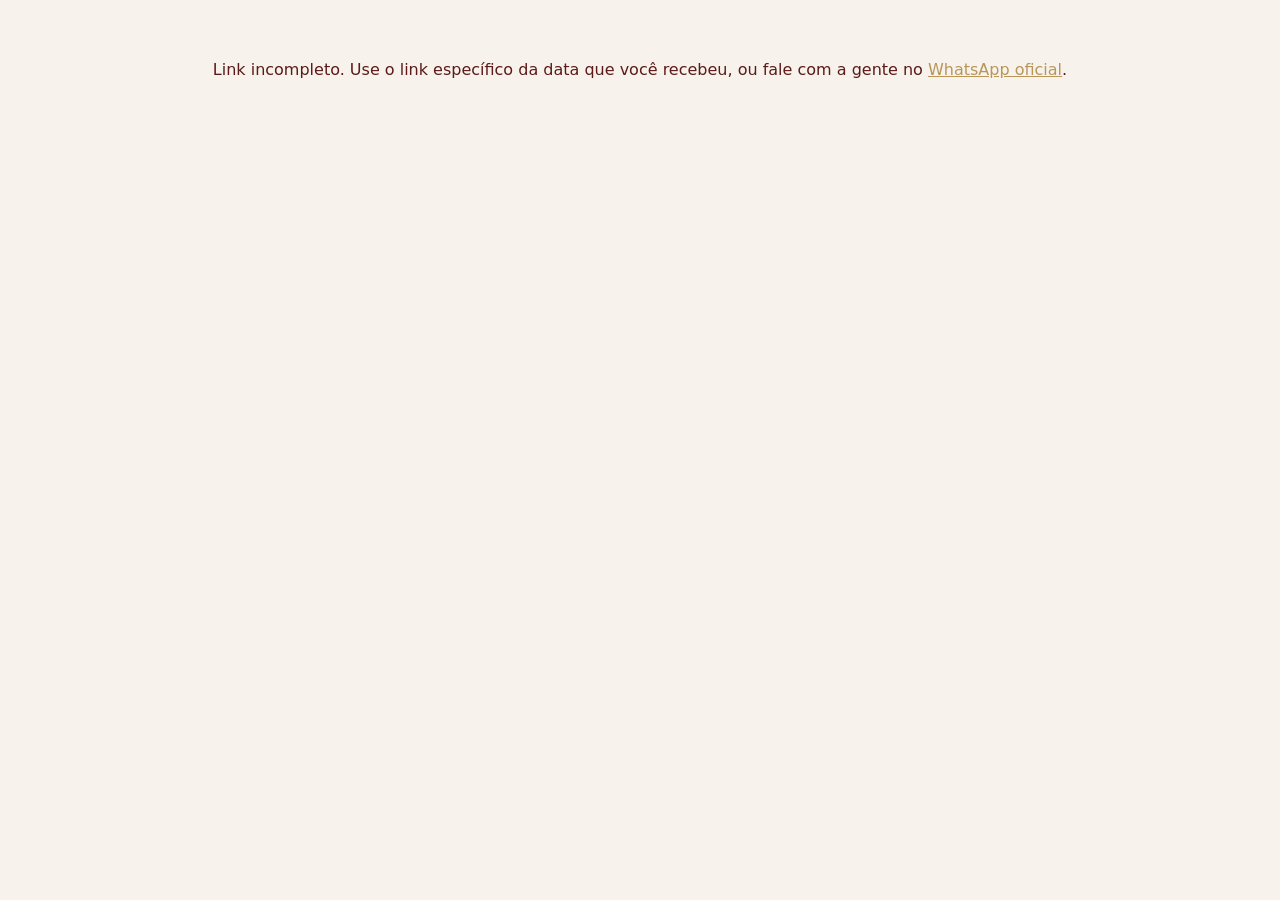
<file: reserva/index.html>
<!DOCTYPE html>
<html lang="pt-BR">
<head>
  <meta charset="UTF-8" />
  <meta name="viewport" content="width=device-width, initial-scale=1, maximum-scale=1" />
  <title>Reserva — Casa Ferreira Wine</title>
  <meta name="robots" content="noindex" />
  <meta property="og:title" content="Confirme sua presença — Casa Ferreira Wine" />
  <meta property="og:description" content="Reserve seu lugar na experiência Casa Ferreira Wine: menu, alergias e transfer." />
  <meta property="og:image" content="https://casaferreirawine.com.br/images/og-image.jpg" />
  <link rel="icon" type="image/png" sizes="32x32" href="/images/favicon-32.png" />
  <style>
    html, body { margin: 0; padding: 0; height: 100%; background: #F7F3EC; }
    iframe { border: 0; width: 100%; height: 100%; display: block; }
    .msg { font-family: 'Montserrat', system-ui, Arial, sans-serif; text-align: center; padding: 3.5rem 1.5rem; color: #5C1A1A; line-height: 1.7; }
    .msg a { color: #B8965A; }
  </style>
</head>
<body>
  <div id="root" class="msg">Carregando reserva…</div>
  <script>
    var APP = 'https://script.google.com/macros/s/AKfycbxubAQmX2lLmZQFhQeZORppkfK9Xxylm7AOYhjXOJQO2gG5XsXT2RN6b1sCPK978a8h/exec';
    var p = new URLSearchParams(location.search);
    var d = p.get('d') || '';
    var lang = p.get('lang') || '';
    if (/^\d{4}-\d{2}-\d{2}$/.test(d)) {
      var dest = APP + '?data=' + encodeURIComponent(d) + (lang ? '&lang=' + encodeURIComponent(lang) : '');
      location.replace(dest);
    } else {
      document.getElementById('root').innerHTML =
        'Link incompleto. Use o link específico da data que você recebeu, ou fale com a gente no <a href="https://wa.me/5583996790368">WhatsApp oficial</a>.';
    }
  </script>
</body>
</html>
</file>
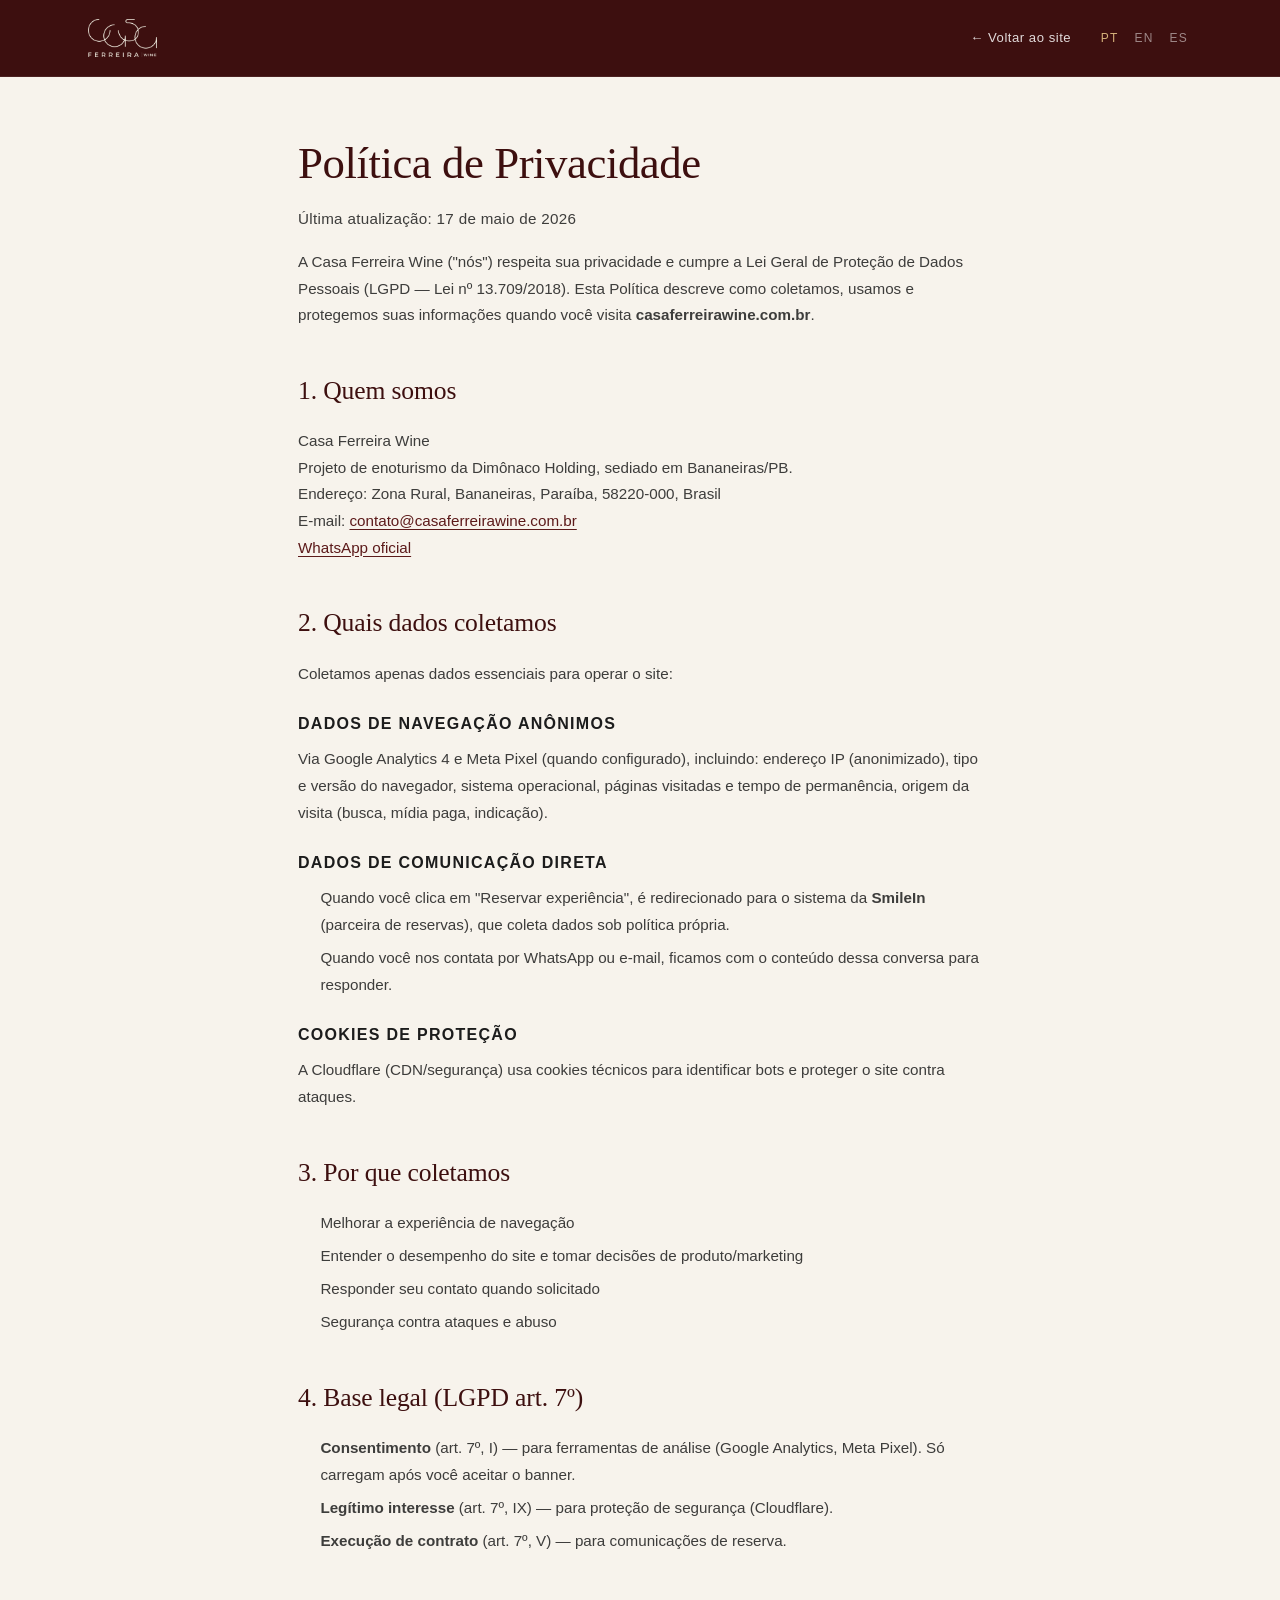
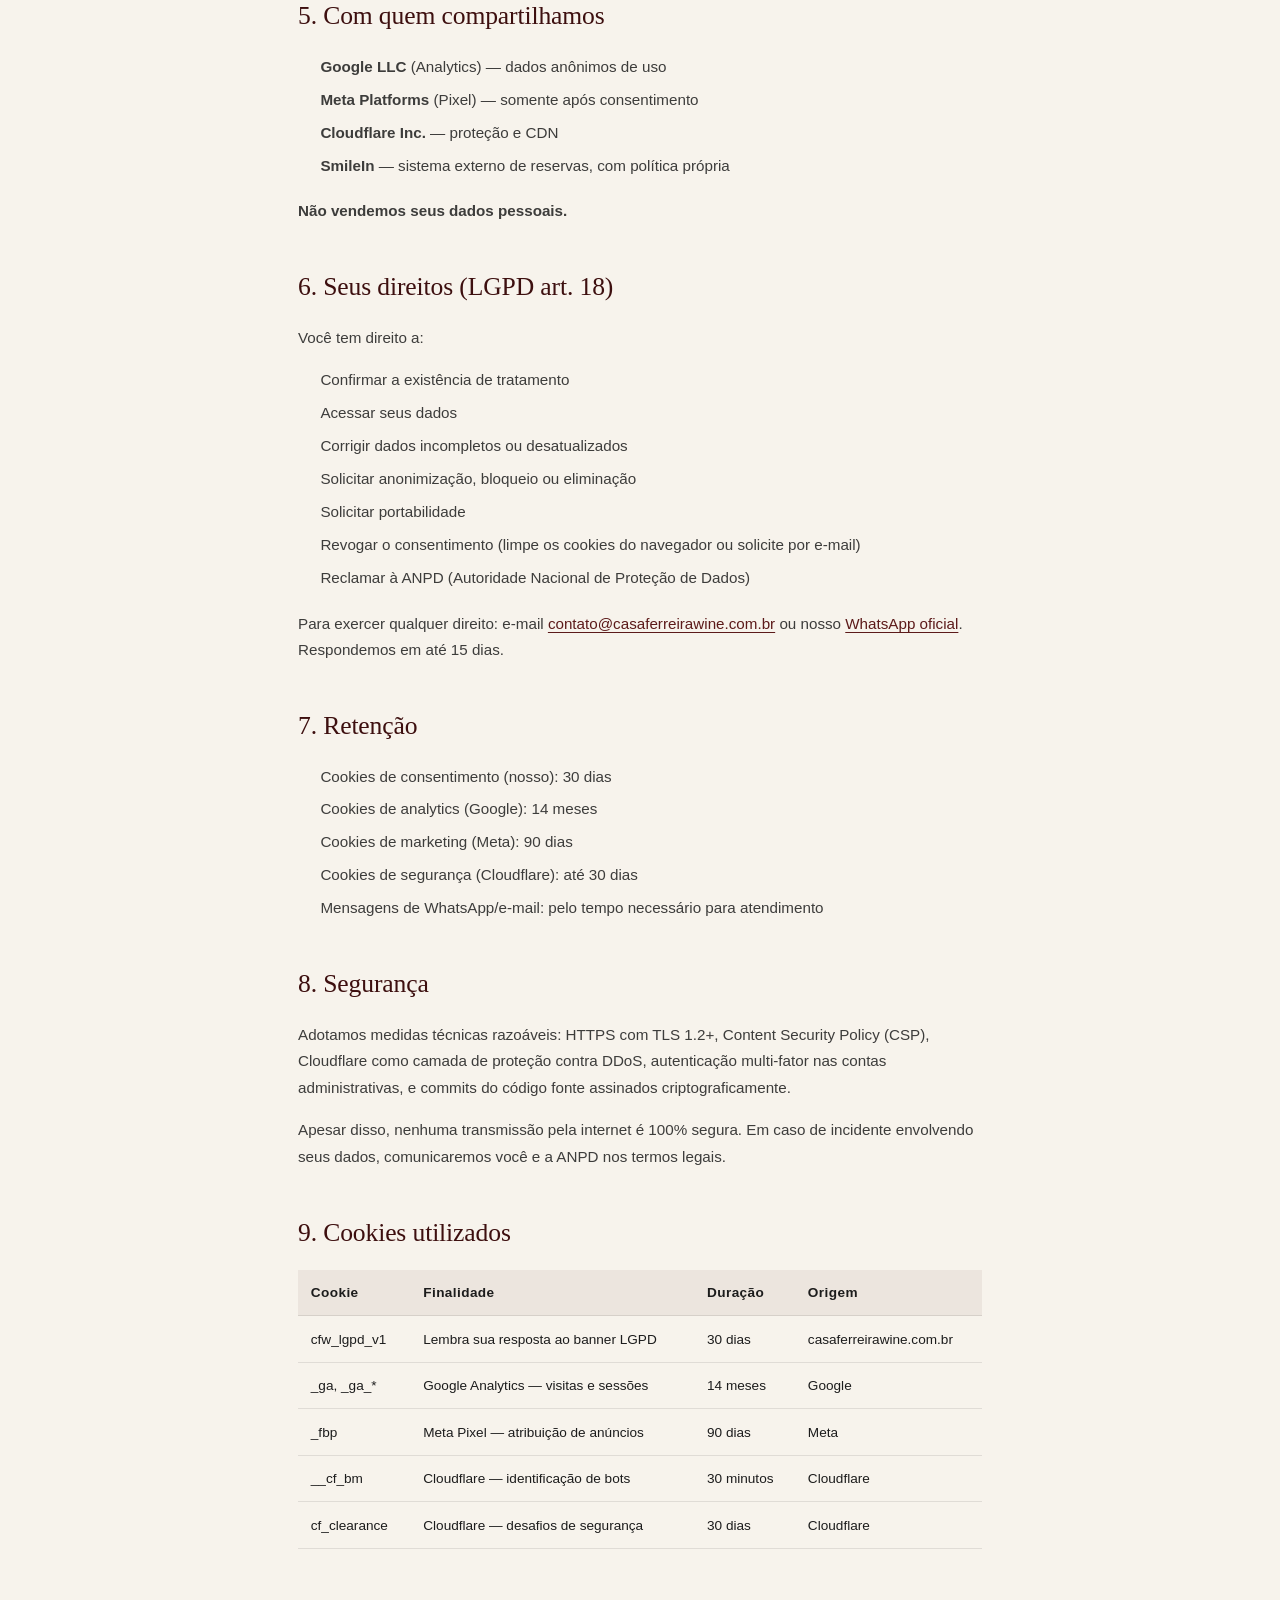
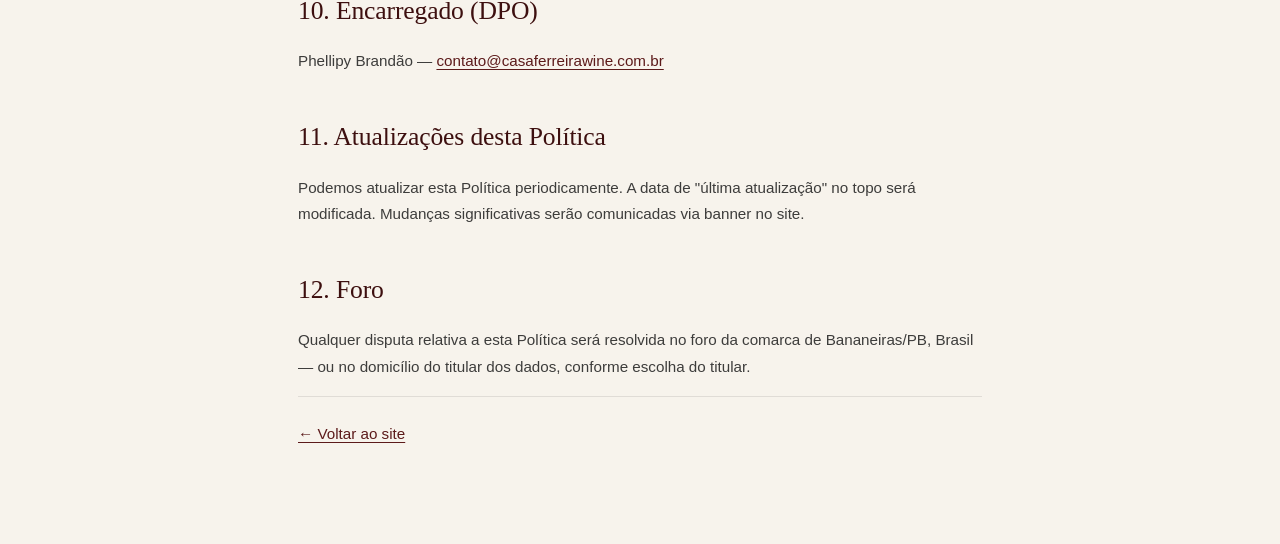
<file: politica-privacidade.html>
<!DOCTYPE html>
<html lang="pt-BR">
<head>
  <meta charset="UTF-8" />
  <meta name="viewport" content="width=device-width, initial-scale=1.0" />
  <meta name="theme-color" content="#3D0F0F" />
  <meta http-equiv="Content-Security-Policy" content="default-src 'self'; script-src 'self' 'unsafe-inline' https://www.googletagmanager.com https://www.google-analytics.com https://connect.facebook.net; style-src 'self' 'unsafe-inline' https://fonts.googleapis.com; font-src 'self' https://fonts.gstatic.com; img-src 'self' data: https://www.google-analytics.com https://www.googletagmanager.com https://www.facebook.com; connect-src 'self' https://www.google-analytics.com https://analytics.google.com https://www.googletagmanager.com https://connect.facebook.net; object-src 'none'; base-uri 'self'; form-action 'self'; upgrade-insecure-requests" />
  <meta name="referrer" content="strict-origin-when-cross-origin" />
  <title>Política de Privacidade — Casa Ferreira Wine</title>
  <meta name="description" content="Política de Privacidade da Casa Ferreira Wine, em conformidade com a LGPD." />
  <meta name="robots" content="index, follow" />
  <link rel="canonical" href="https://casaferreirawine.com.br/politica-privacidade.html" />
  <link rel="icon" type="image/png" sizes="32x32" href="images/favicon-32.png" />
  <link rel="stylesheet" href="style.css" />
  <link rel="preconnect" href="https://fonts.googleapis.com" />
  <link rel="preconnect" href="https://fonts.gstatic.com" crossorigin />
  <link href="https://fonts.googleapis.com/css2?family=Cormorant+Garamond:ital,wght@0,400;0,500;0,600;1,400&family=Montserrat:ital,wght@0,300;0,400;0,500;0,600&display=swap" rel="stylesheet" />
</head>
<body class="legal-body">

  <header class="legal-header">
    <div class="container legal-header__inner">
      <a href="/" class="legal-header__logo" aria-label="Casa Ferreira Wine, voltar ao início">
        <img src="images/logo.png" alt="Casa Ferreira Wine" width="800" height="439" />
      </a>
      <nav class="legal-header__nav">
        <a href="/" class="legal-header__link">← Voltar ao site</a>
        <span class="legal-header__lang">
          <a href="/politica-privacidade.html" class="legal-header__lang-item legal-header__lang-item--active">PT</a>
          <a href="/en/privacy-policy.html" class="legal-header__lang-item">EN</a>
          <a href="/es/politica-privacidad.html" class="legal-header__lang-item">ES</a>
        </span>
      </nav>
    </div>
  </header>

  <main class="legal">
    <div class="container legal__container">
      <h1>Política de Privacidade</h1>
      <p class="legal__meta">Última atualização: 17 de maio de 2026</p>

      <p>A Casa Ferreira Wine ("nós") respeita sua privacidade e cumpre a Lei Geral de Proteção de Dados Pessoais (LGPD — Lei nº 13.709/2018). Esta Política descreve como coletamos, usamos e protegemos suas informações quando você visita <strong>casaferreirawine.com.br</strong>.</p>

      <h2>1. Quem somos</h2>
      <p>
        Casa Ferreira Wine<br />
        Projeto de enoturismo da Dimônaco Holding, sediado em Bananeiras/PB.<br />
        Endereço: Zona Rural, Bananeiras, Paraíba, 58220-000, Brasil<br />
        E-mail: <a href="mailto:contato@casaferreirawine.com.br">contato@casaferreirawine.com.br</a><br />
        <a href="https://wa.me/5583996790368">WhatsApp oficial</a>
      </p>

      <h2>2. Quais dados coletamos</h2>
      <p>Coletamos apenas dados essenciais para operar o site:</p>

      <h3>Dados de navegação anônimos</h3>
      <p>Via Google Analytics 4 e Meta Pixel (quando configurado), incluindo: endereço IP (anonimizado), tipo e versão do navegador, sistema operacional, páginas visitadas e tempo de permanência, origem da visita (busca, mídia paga, indicação).</p>

      <h3>Dados de comunicação direta</h3>
      <ul>
        <li>Quando você clica em "Reservar experiência", é redirecionado para o sistema da <strong>SmileIn</strong> (parceira de reservas), que coleta dados sob política própria.</li>
        <li>Quando você nos contata por WhatsApp ou e-mail, ficamos com o conteúdo dessa conversa para responder.</li>
      </ul>

      <h3>Cookies de proteção</h3>
      <p>A Cloudflare (CDN/segurança) usa cookies técnicos para identificar bots e proteger o site contra ataques.</p>

      <h2>3. Por que coletamos</h2>
      <ul>
        <li>Melhorar a experiência de navegação</li>
        <li>Entender o desempenho do site e tomar decisões de produto/marketing</li>
        <li>Responder seu contato quando solicitado</li>
        <li>Segurança contra ataques e abuso</li>
      </ul>

      <h2>4. Base legal (LGPD art. 7º)</h2>
      <ul>
        <li><strong>Consentimento</strong> (art. 7º, I) — para ferramentas de análise (Google Analytics, Meta Pixel). Só carregam após você aceitar o banner.</li>
        <li><strong>Legítimo interesse</strong> (art. 7º, IX) — para proteção de segurança (Cloudflare).</li>
        <li><strong>Execução de contrato</strong> (art. 7º, V) — para comunicações de reserva.</li>
      </ul>

      <h2>5. Com quem compartilhamos</h2>
      <ul>
        <li><strong>Google LLC</strong> (Analytics) — dados anônimos de uso</li>
        <li><strong>Meta Platforms</strong> (Pixel) — somente após consentimento</li>
        <li><strong>Cloudflare Inc.</strong> — proteção e CDN</li>
        <li><strong>SmileIn</strong> — sistema externo de reservas, com política própria</li>
      </ul>
      <p><strong>Não vendemos seus dados pessoais.</strong></p>

      <h2>6. Seus direitos (LGPD art. 18)</h2>
      <p>Você tem direito a:</p>
      <ul>
        <li>Confirmar a existência de tratamento</li>
        <li>Acessar seus dados</li>
        <li>Corrigir dados incompletos ou desatualizados</li>
        <li>Solicitar anonimização, bloqueio ou eliminação</li>
        <li>Solicitar portabilidade</li>
        <li>Revogar o consentimento (limpe os cookies do navegador ou solicite por e-mail)</li>
        <li>Reclamar à ANPD (Autoridade Nacional de Proteção de Dados)</li>
      </ul>
      <p>Para exercer qualquer direito: e-mail <a href="mailto:contato@casaferreirawine.com.br">contato@casaferreirawine.com.br</a> ou nosso <a href="https://wa.me/5583996790368">WhatsApp oficial</a>. Respondemos em até 15 dias.</p>

      <h2>7. Retenção</h2>
      <ul>
        <li>Cookies de consentimento (nosso): 30 dias</li>
        <li>Cookies de analytics (Google): 14 meses</li>
        <li>Cookies de marketing (Meta): 90 dias</li>
        <li>Cookies de segurança (Cloudflare): até 30 dias</li>
        <li>Mensagens de WhatsApp/e-mail: pelo tempo necessário para atendimento</li>
      </ul>

      <h2>8. Segurança</h2>
      <p>Adotamos medidas técnicas razoáveis: HTTPS com TLS 1.2+, Content Security Policy (CSP), Cloudflare como camada de proteção contra DDoS, autenticação multi-fator nas contas administrativas, e commits do código fonte assinados criptograficamente.</p>
      <p>Apesar disso, nenhuma transmissão pela internet é 100% segura. Em caso de incidente envolvendo seus dados, comunicaremos você e a ANPD nos termos legais.</p>

      <h2>9. Cookies utilizados</h2>
      <table class="legal__table">
        <thead><tr><th>Cookie</th><th>Finalidade</th><th>Duração</th><th>Origem</th></tr></thead>
        <tbody>
          <tr><td>cfw_lgpd_v1</td><td>Lembra sua resposta ao banner LGPD</td><td>30 dias</td><td>casaferreirawine.com.br</td></tr>
          <tr><td>_ga, _ga_*</td><td>Google Analytics — visitas e sessões</td><td>14 meses</td><td>Google</td></tr>
          <tr><td>_fbp</td><td>Meta Pixel — atribuição de anúncios</td><td>90 dias</td><td>Meta</td></tr>
          <tr><td>__cf_bm</td><td>Cloudflare — identificação de bots</td><td>30 minutos</td><td>Cloudflare</td></tr>
          <tr><td>cf_clearance</td><td>Cloudflare — desafios de segurança</td><td>30 dias</td><td>Cloudflare</td></tr>
        </tbody>
      </table>

      <h2>10. Encarregado (DPO)</h2>
      <p>Phellipy Brandão — <a href="mailto:contato@casaferreirawine.com.br">contato@casaferreirawine.com.br</a></p>

      <h2>11. Atualizações desta Política</h2>
      <p>Podemos atualizar esta Política periodicamente. A data de "última atualização" no topo será modificada. Mudanças significativas serão comunicadas via banner no site.</p>

      <h2>12. Foro</h2>
      <p>Qualquer disputa relativa a esta Política será resolvida no foro da comarca de Bananeiras/PB, Brasil — ou no domicílio do titular dos dados, conforme escolha do titular.</p>

      <p class="legal__back"><a href="/">← Voltar ao site</a></p>
    </div>
  </main>

</body>
</html>
</file>
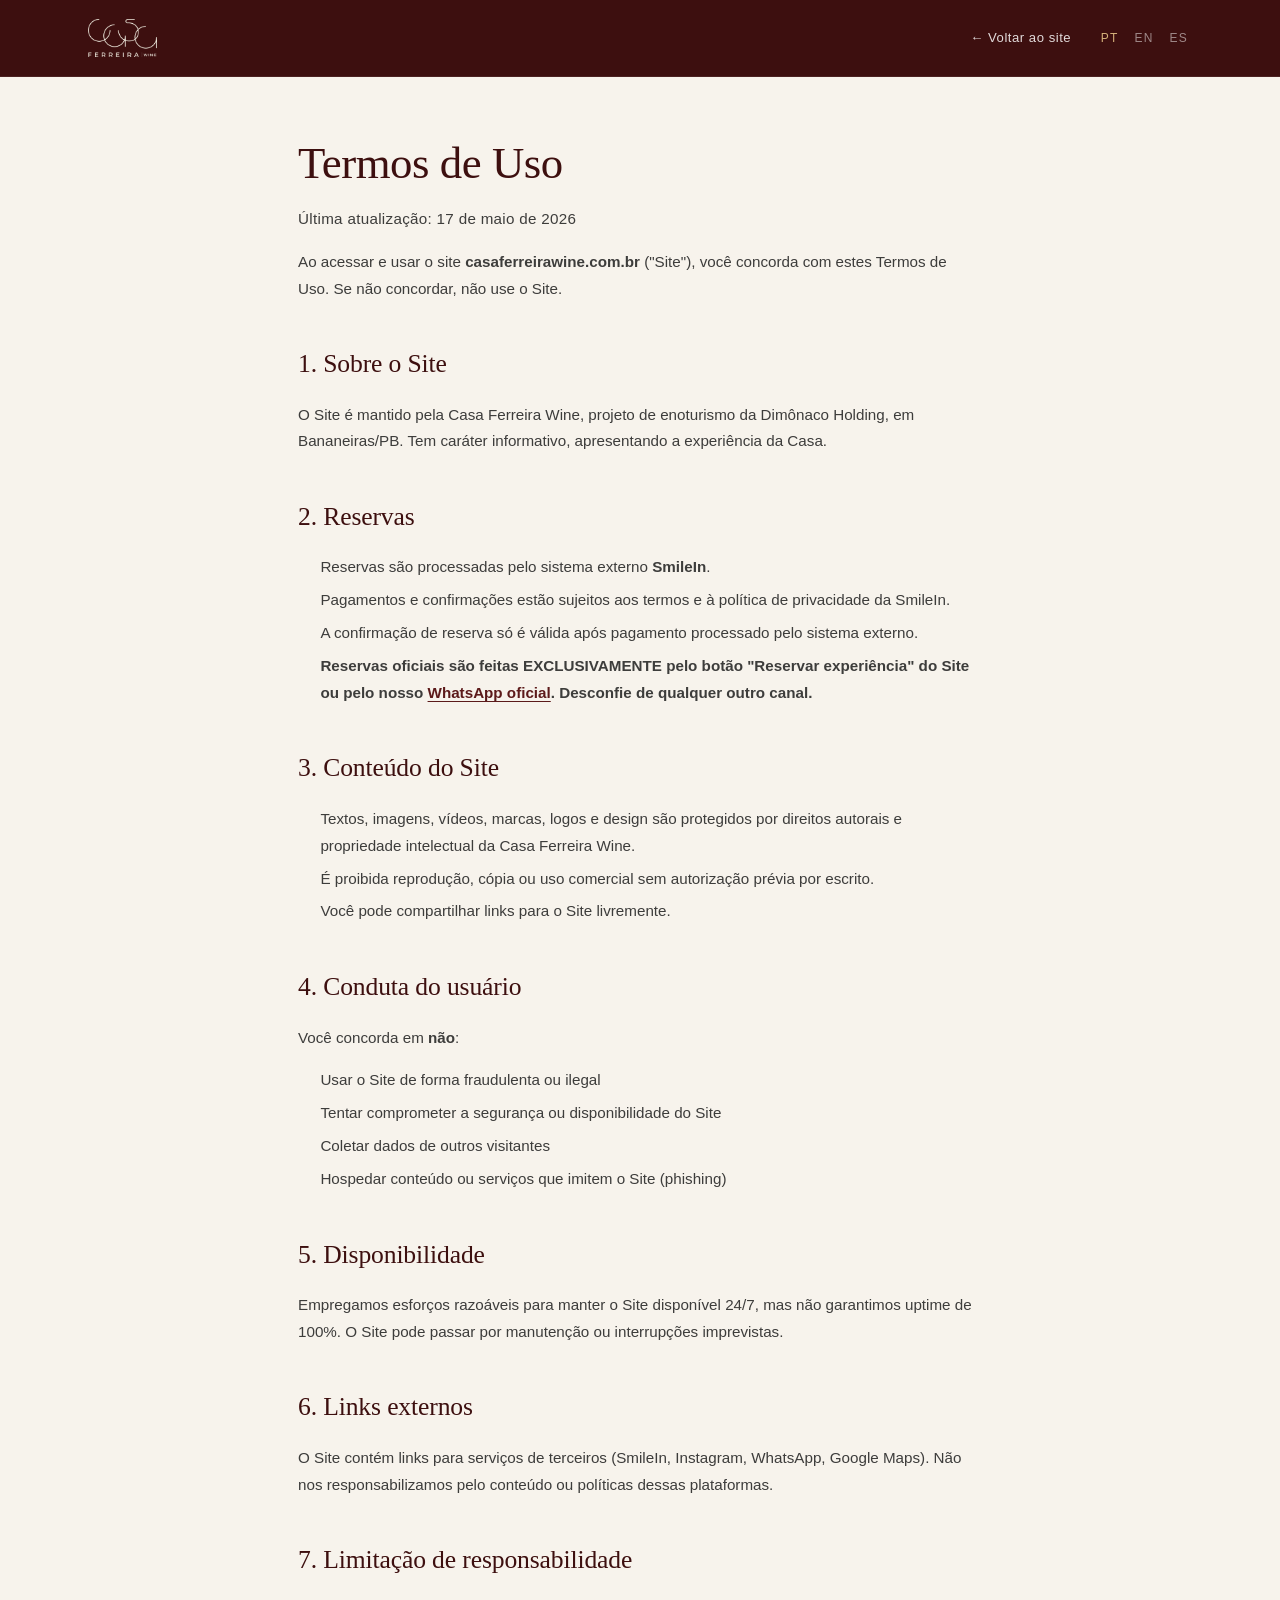
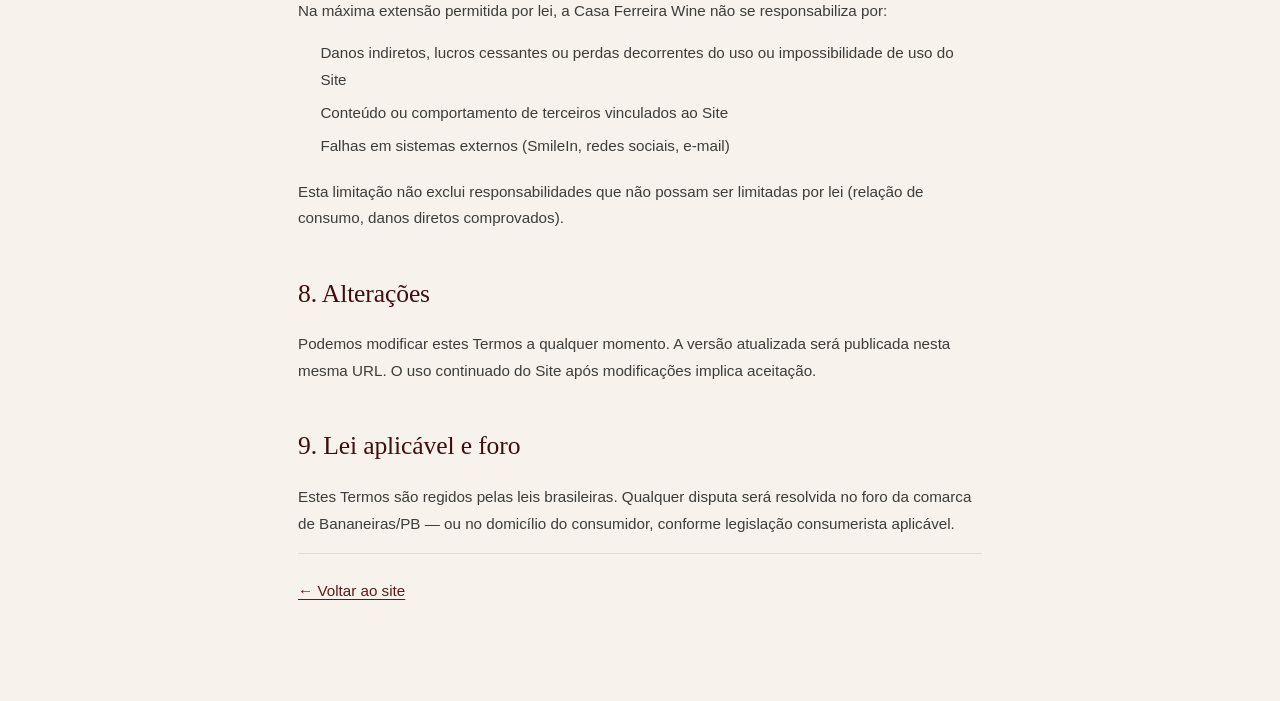
<file: termos-de-uso.html>
<!DOCTYPE html>
<html lang="pt-BR">
<head>
  <meta charset="UTF-8" />
  <meta name="viewport" content="width=device-width, initial-scale=1.0" />
  <meta name="theme-color" content="#3D0F0F" />
  <meta http-equiv="Content-Security-Policy" content="default-src 'self'; script-src 'self' 'unsafe-inline' https://www.googletagmanager.com https://www.google-analytics.com https://connect.facebook.net; style-src 'self' 'unsafe-inline' https://fonts.googleapis.com; font-src 'self' https://fonts.gstatic.com; img-src 'self' data: https://www.google-analytics.com https://www.googletagmanager.com https://www.facebook.com; connect-src 'self' https://www.google-analytics.com https://analytics.google.com https://www.googletagmanager.com https://connect.facebook.net; object-src 'none'; base-uri 'self'; form-action 'self'; upgrade-insecure-requests" />
  <meta name="referrer" content="strict-origin-when-cross-origin" />
  <title>Termos de Uso — Casa Ferreira Wine</title>
  <meta name="description" content="Termos de Uso do site Casa Ferreira Wine." />
  <meta name="robots" content="index, follow" />
  <link rel="canonical" href="https://casaferreirawine.com.br/termos-de-uso.html" />
  <link rel="icon" type="image/png" sizes="32x32" href="images/favicon-32.png" />
  <link rel="stylesheet" href="style.css" />
  <link rel="preconnect" href="https://fonts.googleapis.com" />
  <link rel="preconnect" href="https://fonts.gstatic.com" crossorigin />
  <link href="https://fonts.googleapis.com/css2?family=Cormorant+Garamond:ital,wght@0,400;0,500;0,600;1,400&family=Montserrat:ital,wght@0,300;0,400;0,500;0,600&display=swap" rel="stylesheet" />
</head>
<body class="legal-body">

  <header class="legal-header">
    <div class="container legal-header__inner">
      <a href="/" class="legal-header__logo" aria-label="Casa Ferreira Wine, voltar ao início">
        <img src="images/logo.png" alt="Casa Ferreira Wine" width="800" height="439" />
      </a>
      <nav class="legal-header__nav">
        <a href="/" class="legal-header__link">← Voltar ao site</a>
        <span class="legal-header__lang">
          <a href="/termos-de-uso.html" class="legal-header__lang-item legal-header__lang-item--active">PT</a>
          <a href="/en/terms-of-use.html" class="legal-header__lang-item">EN</a>
          <a href="/es/terminos-de-uso.html" class="legal-header__lang-item">ES</a>
        </span>
      </nav>
    </div>
  </header>

  <main class="legal">
    <div class="container legal__container">
      <h1>Termos de Uso</h1>
      <p class="legal__meta">Última atualização: 17 de maio de 2026</p>

      <p>Ao acessar e usar o site <strong>casaferreirawine.com.br</strong> ("Site"), você concorda com estes Termos de Uso. Se não concordar, não use o Site.</p>

      <h2>1. Sobre o Site</h2>
      <p>O Site é mantido pela Casa Ferreira Wine, projeto de enoturismo da Dimônaco Holding, em Bananeiras/PB. Tem caráter informativo, apresentando a experiência da Casa.</p>

      <h2>2. Reservas</h2>
      <ul>
        <li>Reservas são processadas pelo sistema externo <strong>SmileIn</strong>.</li>
        <li>Pagamentos e confirmações estão sujeitos aos termos e à política de privacidade da SmileIn.</li>
        <li>A confirmação de reserva só é válida após pagamento processado pelo sistema externo.</li>
        <li><strong>Reservas oficiais são feitas EXCLUSIVAMENTE pelo botão "Reservar experiência" do Site ou pelo nosso <a href="https://wa.me/5583996790368">WhatsApp oficial</a>. Desconfie de qualquer outro canal.</strong></li>
      </ul>

      <h2>3. Conteúdo do Site</h2>
      <ul>
        <li>Textos, imagens, vídeos, marcas, logos e design são protegidos por direitos autorais e propriedade intelectual da Casa Ferreira Wine.</li>
        <li>É proibida reprodução, cópia ou uso comercial sem autorização prévia por escrito.</li>
        <li>Você pode compartilhar links para o Site livremente.</li>
      </ul>

      <h2>4. Conduta do usuário</h2>
      <p>Você concorda em <strong>não</strong>:</p>
      <ul>
        <li>Usar o Site de forma fraudulenta ou ilegal</li>
        <li>Tentar comprometer a segurança ou disponibilidade do Site</li>
        <li>Coletar dados de outros visitantes</li>
        <li>Hospedar conteúdo ou serviços que imitem o Site (phishing)</li>
      </ul>

      <h2>5. Disponibilidade</h2>
      <p>Empregamos esforços razoáveis para manter o Site disponível 24/7, mas não garantimos uptime de 100%. O Site pode passar por manutenção ou interrupções imprevistas.</p>

      <h2>6. Links externos</h2>
      <p>O Site contém links para serviços de terceiros (SmileIn, Instagram, WhatsApp, Google Maps). Não nos responsabilizamos pelo conteúdo ou políticas dessas plataformas.</p>

      <h2>7. Limitação de responsabilidade</h2>
      <p>Na máxima extensão permitida por lei, a Casa Ferreira Wine não se responsabiliza por:</p>
      <ul>
        <li>Danos indiretos, lucros cessantes ou perdas decorrentes do uso ou impossibilidade de uso do Site</li>
        <li>Conteúdo ou comportamento de terceiros vinculados ao Site</li>
        <li>Falhas em sistemas externos (SmileIn, redes sociais, e-mail)</li>
      </ul>
      <p>Esta limitação não exclui responsabilidades que não possam ser limitadas por lei (relação de consumo, danos diretos comprovados).</p>

      <h2>8. Alterações</h2>
      <p>Podemos modificar estes Termos a qualquer momento. A versão atualizada será publicada nesta mesma URL. O uso continuado do Site após modificações implica aceitação.</p>

      <h2>9. Lei aplicável e foro</h2>
      <p>Estes Termos são regidos pelas leis brasileiras. Qualquer disputa será resolvida no foro da comarca de Bananeiras/PB — ou no domicílio do consumidor, conforme legislação consumerista aplicável.</p>

      <p class="legal__back"><a href="/">← Voltar ao site</a></p>
    </div>
  </main>

</body>
</html>
</file>
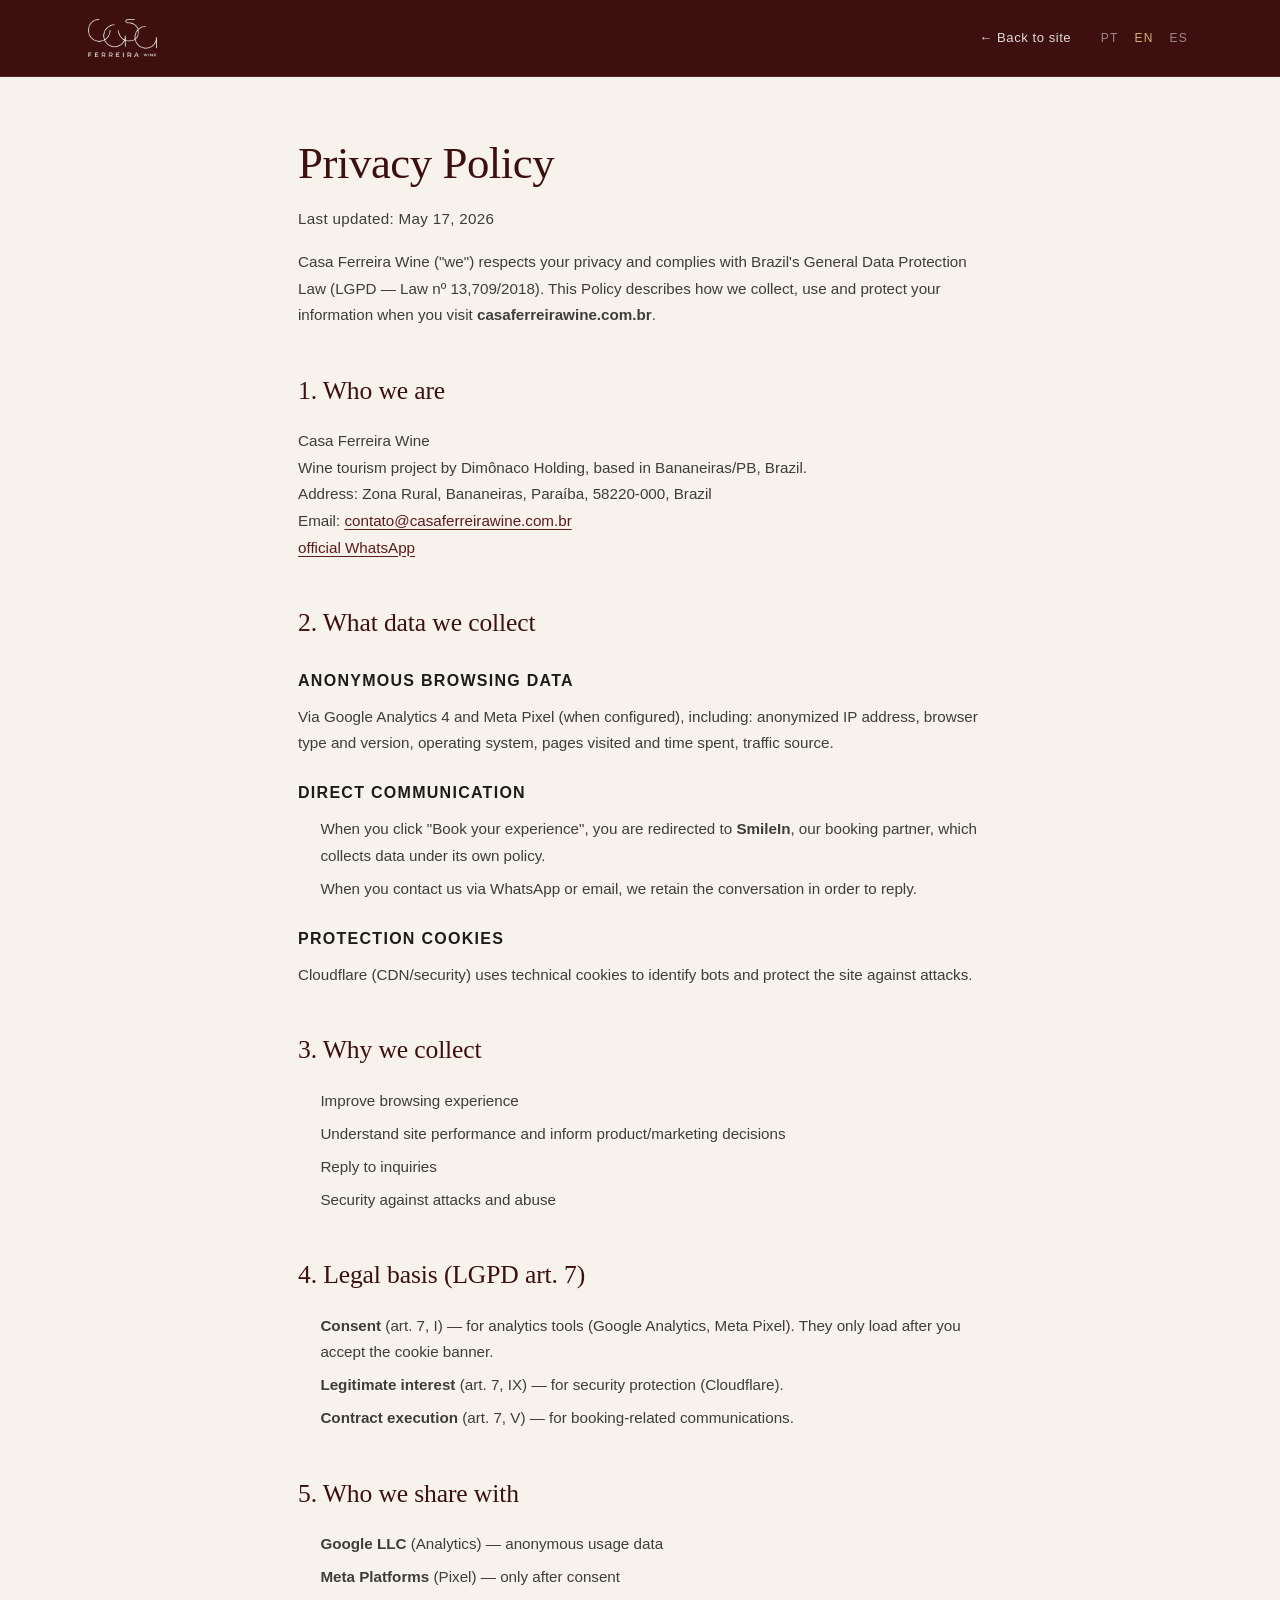
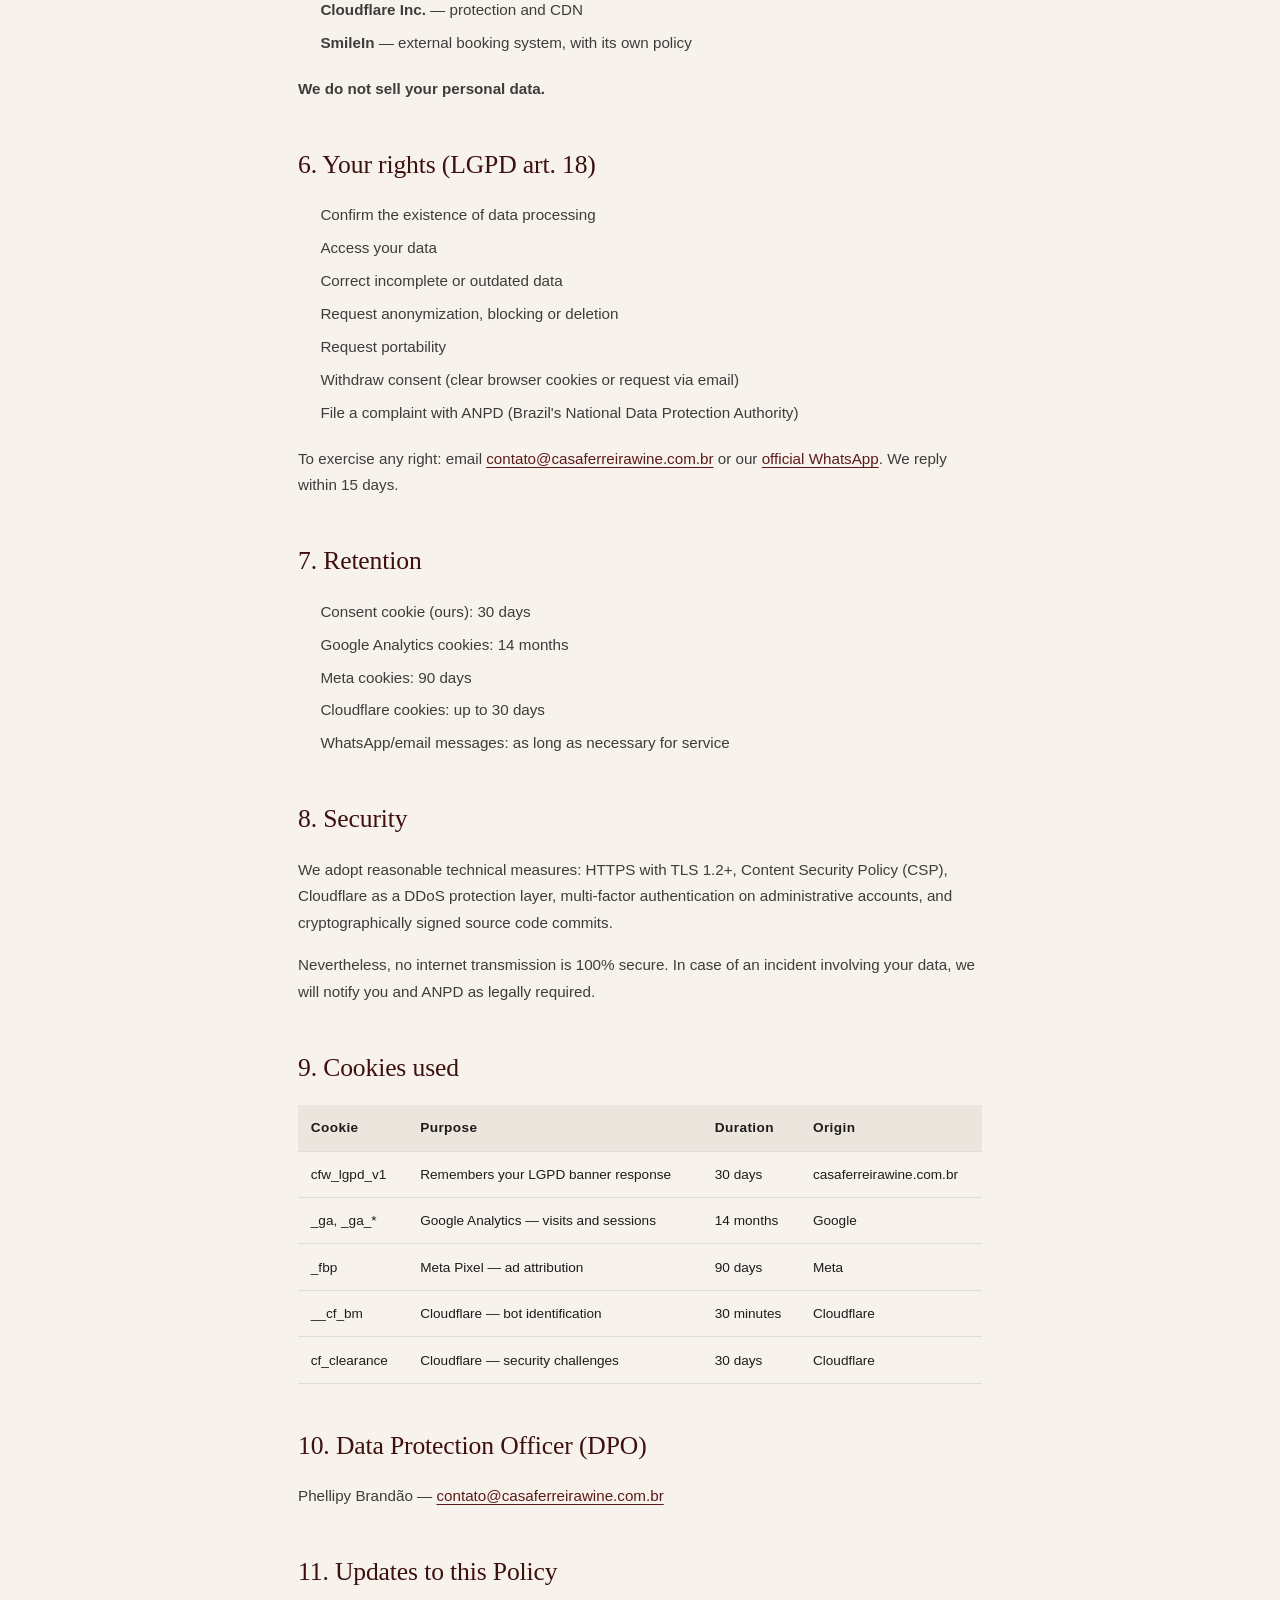
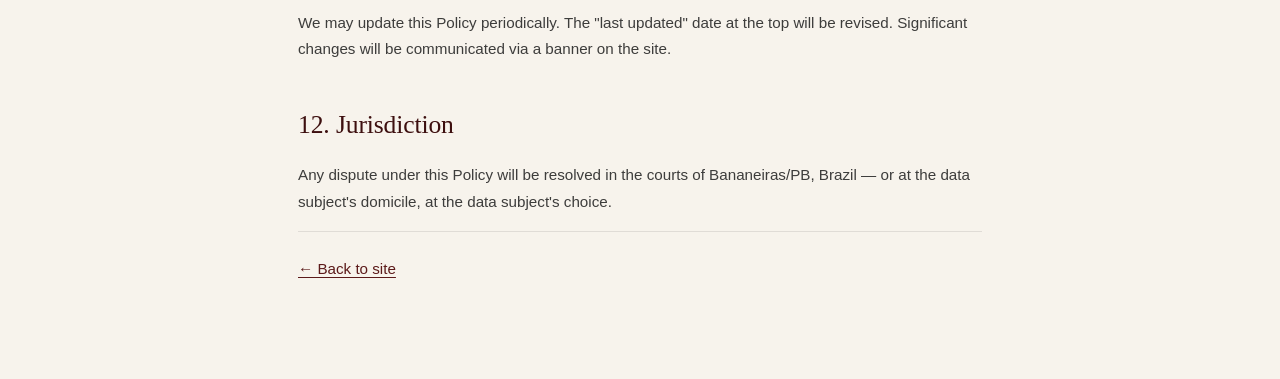
<file: en/privacy-policy.html>
<!DOCTYPE html>
<html lang="en">
<head>
  <meta charset="UTF-8" />
  <meta name="viewport" content="width=device-width, initial-scale=1.0" />
  <meta name="theme-color" content="#3D0F0F" />
  <meta http-equiv="Content-Security-Policy" content="default-src 'self'; script-src 'self' 'unsafe-inline' https://www.googletagmanager.com https://www.google-analytics.com https://connect.facebook.net; style-src 'self' 'unsafe-inline' https://fonts.googleapis.com; font-src 'self' https://fonts.gstatic.com; img-src 'self' data: https://www.google-analytics.com https://www.googletagmanager.com https://www.facebook.com; connect-src 'self' https://www.google-analytics.com https://analytics.google.com https://www.googletagmanager.com https://connect.facebook.net; object-src 'none'; base-uri 'self'; form-action 'self'; upgrade-insecure-requests" />
  <meta name="referrer" content="strict-origin-when-cross-origin" />
  <title>Privacy Policy — Casa Ferreira Wine</title>
  <meta name="description" content="Privacy Policy of Casa Ferreira Wine, compliant with Brazilian LGPD." />
  <meta name="robots" content="index, follow" />
  <link rel="canonical" href="https://casaferreirawine.com.br/en/privacy-policy.html" />
  <link rel="icon" type="image/png" sizes="32x32" href="/images/favicon-32.png" />
  <link rel="stylesheet" href="/style.css" />
  <link rel="preconnect" href="https://fonts.googleapis.com" />
  <link rel="preconnect" href="https://fonts.gstatic.com" crossorigin />
  <link href="https://fonts.googleapis.com/css2?family=Cormorant+Garamond:ital,wght@0,400;0,500;0,600;1,400&family=Montserrat:ital,wght@0,300;0,400;0,500;0,600&display=swap" rel="stylesheet" />
</head>
<body class="legal-body">

  <header class="legal-header">
    <div class="container legal-header__inner">
      <a href="/en/" class="legal-header__logo" aria-label="Casa Ferreira Wine, back to home">
        <img src="/images/logo.png" alt="Casa Ferreira Wine" width="800" height="439" />
      </a>
      <nav class="legal-header__nav">
        <a href="/en/" class="legal-header__link">← Back to site</a>
        <span class="legal-header__lang">
          <a href="/politica-privacidade.html" class="legal-header__lang-item">PT</a>
          <a href="/en/privacy-policy.html" class="legal-header__lang-item legal-header__lang-item--active">EN</a>
          <a href="/es/politica-privacidad.html" class="legal-header__lang-item">ES</a>
        </span>
      </nav>
    </div>
  </header>

  <main class="legal">
    <div class="container legal__container">
      <h1>Privacy Policy</h1>
      <p class="legal__meta">Last updated: May 17, 2026</p>

      <p>Casa Ferreira Wine ("we") respects your privacy and complies with Brazil's General Data Protection Law (LGPD — Law nº 13,709/2018). This Policy describes how we collect, use and protect your information when you visit <strong>casaferreirawine.com.br</strong>.</p>

      <h2>1. Who we are</h2>
      <p>
        Casa Ferreira Wine<br />
        Wine tourism project by Dimônaco Holding, based in Bananeiras/PB, Brazil.<br />
        Address: Zona Rural, Bananeiras, Paraíba, 58220-000, Brazil<br />
        Email: <a href="mailto:contato@casaferreirawine.com.br">contato@casaferreirawine.com.br</a><br />
        <a href="https://wa.me/5583996790368">official WhatsApp</a>
      </p>

      <h2>2. What data we collect</h2>
      <h3>Anonymous browsing data</h3>
      <p>Via Google Analytics 4 and Meta Pixel (when configured), including: anonymized IP address, browser type and version, operating system, pages visited and time spent, traffic source.</p>

      <h3>Direct communication</h3>
      <ul>
        <li>When you click "Book your experience", you are redirected to <strong>SmileIn</strong>, our booking partner, which collects data under its own policy.</li>
        <li>When you contact us via WhatsApp or email, we retain the conversation in order to reply.</li>
      </ul>

      <h3>Protection cookies</h3>
      <p>Cloudflare (CDN/security) uses technical cookies to identify bots and protect the site against attacks.</p>

      <h2>3. Why we collect</h2>
      <ul>
        <li>Improve browsing experience</li>
        <li>Understand site performance and inform product/marketing decisions</li>
        <li>Reply to inquiries</li>
        <li>Security against attacks and abuse</li>
      </ul>

      <h2>4. Legal basis (LGPD art. 7)</h2>
      <ul>
        <li><strong>Consent</strong> (art. 7, I) — for analytics tools (Google Analytics, Meta Pixel). They only load after you accept the cookie banner.</li>
        <li><strong>Legitimate interest</strong> (art. 7, IX) — for security protection (Cloudflare).</li>
        <li><strong>Contract execution</strong> (art. 7, V) — for booking-related communications.</li>
      </ul>

      <h2>5. Who we share with</h2>
      <ul>
        <li><strong>Google LLC</strong> (Analytics) — anonymous usage data</li>
        <li><strong>Meta Platforms</strong> (Pixel) — only after consent</li>
        <li><strong>Cloudflare Inc.</strong> — protection and CDN</li>
        <li><strong>SmileIn</strong> — external booking system, with its own policy</li>
      </ul>
      <p><strong>We do not sell your personal data.</strong></p>

      <h2>6. Your rights (LGPD art. 18)</h2>
      <ul>
        <li>Confirm the existence of data processing</li>
        <li>Access your data</li>
        <li>Correct incomplete or outdated data</li>
        <li>Request anonymization, blocking or deletion</li>
        <li>Request portability</li>
        <li>Withdraw consent (clear browser cookies or request via email)</li>
        <li>File a complaint with ANPD (Brazil's National Data Protection Authority)</li>
      </ul>
      <p>To exercise any right: email <a href="mailto:contato@casaferreirawine.com.br">contato@casaferreirawine.com.br</a> or our <a href="https://wa.me/5583996790368">official WhatsApp</a>. We reply within 15 days.</p>

      <h2>7. Retention</h2>
      <ul>
        <li>Consent cookie (ours): 30 days</li>
        <li>Google Analytics cookies: 14 months</li>
        <li>Meta cookies: 90 days</li>
        <li>Cloudflare cookies: up to 30 days</li>
        <li>WhatsApp/email messages: as long as necessary for service</li>
      </ul>

      <h2>8. Security</h2>
      <p>We adopt reasonable technical measures: HTTPS with TLS 1.2+, Content Security Policy (CSP), Cloudflare as a DDoS protection layer, multi-factor authentication on administrative accounts, and cryptographically signed source code commits.</p>
      <p>Nevertheless, no internet transmission is 100% secure. In case of an incident involving your data, we will notify you and ANPD as legally required.</p>

      <h2>9. Cookies used</h2>
      <table class="legal__table">
        <thead><tr><th>Cookie</th><th>Purpose</th><th>Duration</th><th>Origin</th></tr></thead>
        <tbody>
          <tr><td>cfw_lgpd_v1</td><td>Remembers your LGPD banner response</td><td>30 days</td><td>casaferreirawine.com.br</td></tr>
          <tr><td>_ga, _ga_*</td><td>Google Analytics — visits and sessions</td><td>14 months</td><td>Google</td></tr>
          <tr><td>_fbp</td><td>Meta Pixel — ad attribution</td><td>90 days</td><td>Meta</td></tr>
          <tr><td>__cf_bm</td><td>Cloudflare — bot identification</td><td>30 minutes</td><td>Cloudflare</td></tr>
          <tr><td>cf_clearance</td><td>Cloudflare — security challenges</td><td>30 days</td><td>Cloudflare</td></tr>
        </tbody>
      </table>

      <h2>10. Data Protection Officer (DPO)</h2>
      <p>Phellipy Brandão — <a href="mailto:contato@casaferreirawine.com.br">contato@casaferreirawine.com.br</a></p>

      <h2>11. Updates to this Policy</h2>
      <p>We may update this Policy periodically. The "last updated" date at the top will be revised. Significant changes will be communicated via a banner on the site.</p>

      <h2>12. Jurisdiction</h2>
      <p>Any dispute under this Policy will be resolved in the courts of Bananeiras/PB, Brazil — or at the data subject's domicile, at the data subject's choice.</p>

      <p class="legal__back"><a href="/en/">← Back to site</a></p>
    </div>
  </main>

</body>
</html>
</file>
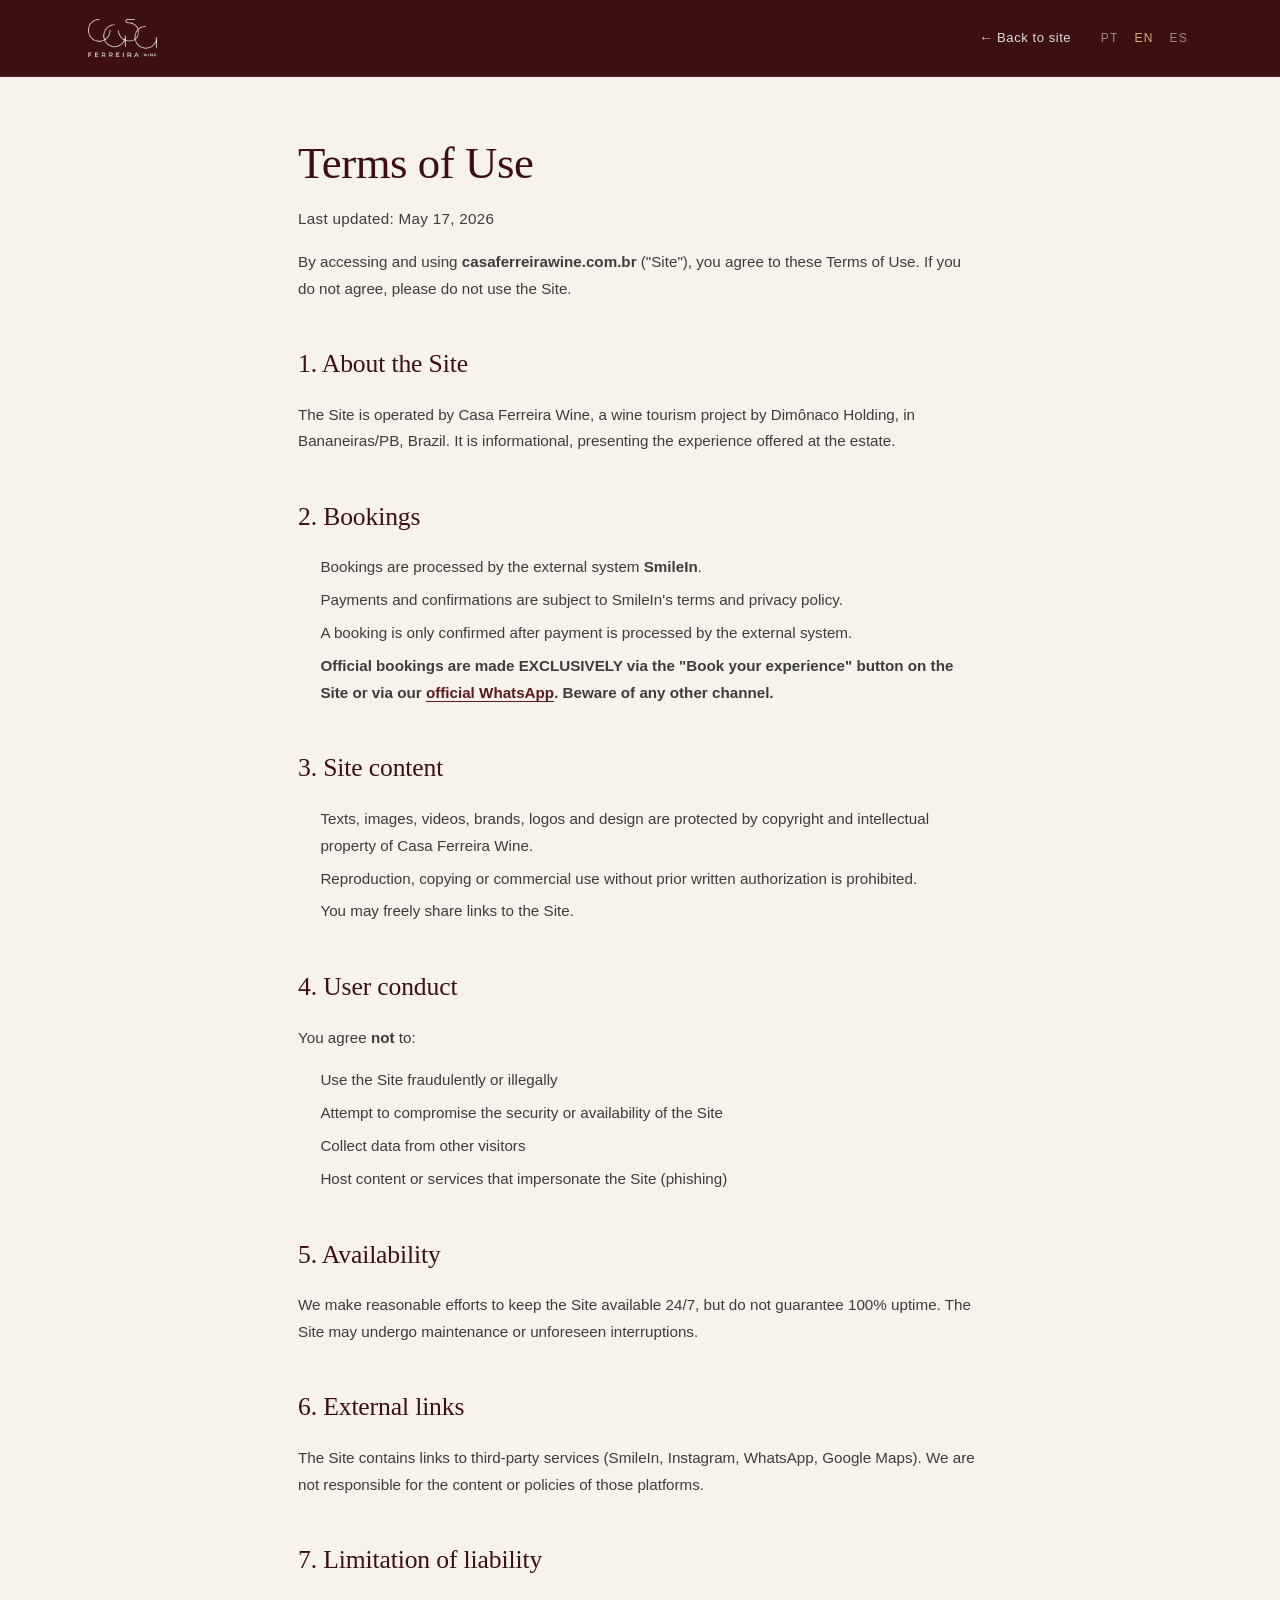
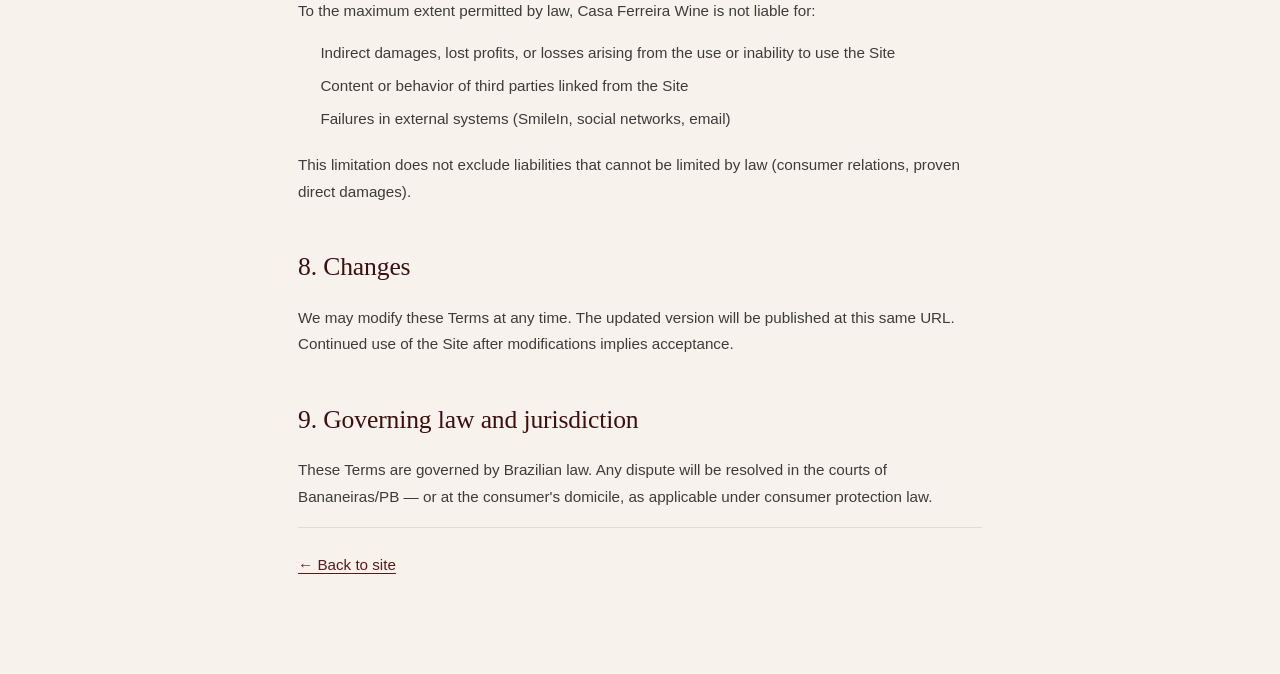
<file: en/terms-of-use.html>
<!DOCTYPE html>
<html lang="en">
<head>
  <meta charset="UTF-8" />
  <meta name="viewport" content="width=device-width, initial-scale=1.0" />
  <meta name="theme-color" content="#3D0F0F" />
  <meta http-equiv="Content-Security-Policy" content="default-src 'self'; script-src 'self' 'unsafe-inline' https://www.googletagmanager.com https://www.google-analytics.com https://connect.facebook.net; style-src 'self' 'unsafe-inline' https://fonts.googleapis.com; font-src 'self' https://fonts.gstatic.com; img-src 'self' data: https://www.google-analytics.com https://www.googletagmanager.com https://www.facebook.com; connect-src 'self' https://www.google-analytics.com https://analytics.google.com https://www.googletagmanager.com https://connect.facebook.net; object-src 'none'; base-uri 'self'; form-action 'self'; upgrade-insecure-requests" />
  <meta name="referrer" content="strict-origin-when-cross-origin" />
  <title>Terms of Use — Casa Ferreira Wine</title>
  <meta name="description" content="Terms of Use of Casa Ferreira Wine website." />
  <meta name="robots" content="index, follow" />
  <link rel="canonical" href="https://casaferreirawine.com.br/en/terms-of-use.html" />
  <link rel="icon" type="image/png" sizes="32x32" href="/images/favicon-32.png" />
  <link rel="stylesheet" href="/style.css" />
  <link rel="preconnect" href="https://fonts.googleapis.com" />
  <link rel="preconnect" href="https://fonts.gstatic.com" crossorigin />
  <link href="https://fonts.googleapis.com/css2?family=Cormorant+Garamond:ital,wght@0,400;0,500;0,600;1,400&family=Montserrat:ital,wght@0,300;0,400;0,500;0,600&display=swap" rel="stylesheet" />
</head>
<body class="legal-body">

  <header class="legal-header">
    <div class="container legal-header__inner">
      <a href="/en/" class="legal-header__logo" aria-label="Casa Ferreira Wine, back to home">
        <img src="/images/logo.png" alt="Casa Ferreira Wine" width="800" height="439" />
      </a>
      <nav class="legal-header__nav">
        <a href="/en/" class="legal-header__link">← Back to site</a>
        <span class="legal-header__lang">
          <a href="/termos-de-uso.html" class="legal-header__lang-item">PT</a>
          <a href="/en/terms-of-use.html" class="legal-header__lang-item legal-header__lang-item--active">EN</a>
          <a href="/es/terminos-de-uso.html" class="legal-header__lang-item">ES</a>
        </span>
      </nav>
    </div>
  </header>

  <main class="legal">
    <div class="container legal__container">
      <h1>Terms of Use</h1>
      <p class="legal__meta">Last updated: May 17, 2026</p>

      <p>By accessing and using <strong>casaferreirawine.com.br</strong> ("Site"), you agree to these Terms of Use. If you do not agree, please do not use the Site.</p>

      <h2>1. About the Site</h2>
      <p>The Site is operated by Casa Ferreira Wine, a wine tourism project by Dimônaco Holding, in Bananeiras/PB, Brazil. It is informational, presenting the experience offered at the estate.</p>

      <h2>2. Bookings</h2>
      <ul>
        <li>Bookings are processed by the external system <strong>SmileIn</strong>.</li>
        <li>Payments and confirmations are subject to SmileIn's terms and privacy policy.</li>
        <li>A booking is only confirmed after payment is processed by the external system.</li>
        <li><strong>Official bookings are made EXCLUSIVELY via the "Book your experience" button on the Site or via our <a href="https://wa.me/5583996790368">official WhatsApp</a>. Beware of any other channel.</strong></li>
      </ul>

      <h2>3. Site content</h2>
      <ul>
        <li>Texts, images, videos, brands, logos and design are protected by copyright and intellectual property of Casa Ferreira Wine.</li>
        <li>Reproduction, copying or commercial use without prior written authorization is prohibited.</li>
        <li>You may freely share links to the Site.</li>
      </ul>

      <h2>4. User conduct</h2>
      <p>You agree <strong>not</strong> to:</p>
      <ul>
        <li>Use the Site fraudulently or illegally</li>
        <li>Attempt to compromise the security or availability of the Site</li>
        <li>Collect data from other visitors</li>
        <li>Host content or services that impersonate the Site (phishing)</li>
      </ul>

      <h2>5. Availability</h2>
      <p>We make reasonable efforts to keep the Site available 24/7, but do not guarantee 100% uptime. The Site may undergo maintenance or unforeseen interruptions.</p>

      <h2>6. External links</h2>
      <p>The Site contains links to third-party services (SmileIn, Instagram, WhatsApp, Google Maps). We are not responsible for the content or policies of those platforms.</p>

      <h2>7. Limitation of liability</h2>
      <p>To the maximum extent permitted by law, Casa Ferreira Wine is not liable for:</p>
      <ul>
        <li>Indirect damages, lost profits, or losses arising from the use or inability to use the Site</li>
        <li>Content or behavior of third parties linked from the Site</li>
        <li>Failures in external systems (SmileIn, social networks, email)</li>
      </ul>
      <p>This limitation does not exclude liabilities that cannot be limited by law (consumer relations, proven direct damages).</p>

      <h2>8. Changes</h2>
      <p>We may modify these Terms at any time. The updated version will be published at this same URL. Continued use of the Site after modifications implies acceptance.</p>

      <h2>9. Governing law and jurisdiction</h2>
      <p>These Terms are governed by Brazilian law. Any dispute will be resolved in the courts of Bananeiras/PB — or at the consumer's domicile, as applicable under consumer protection law.</p>

      <p class="legal__back"><a href="/en/">← Back to site</a></p>
    </div>
  </main>

</body>
</html>
</file>
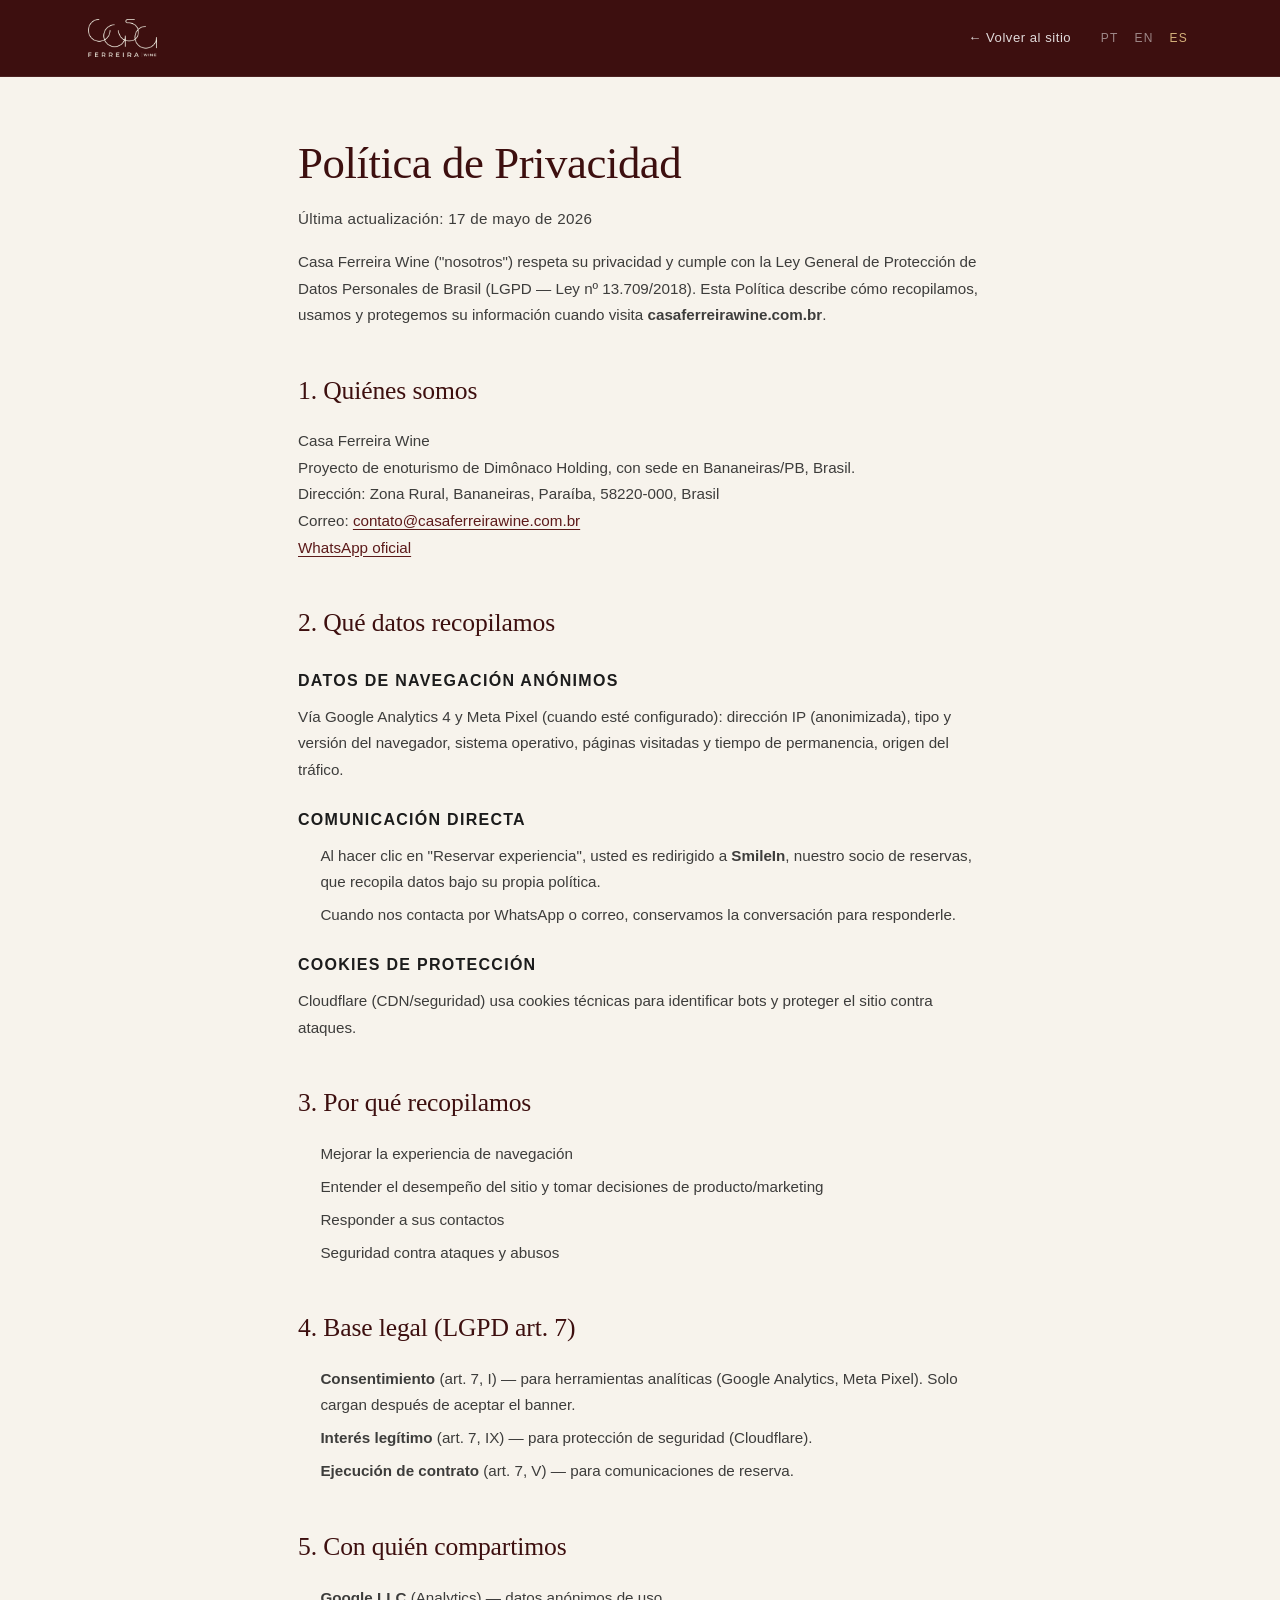
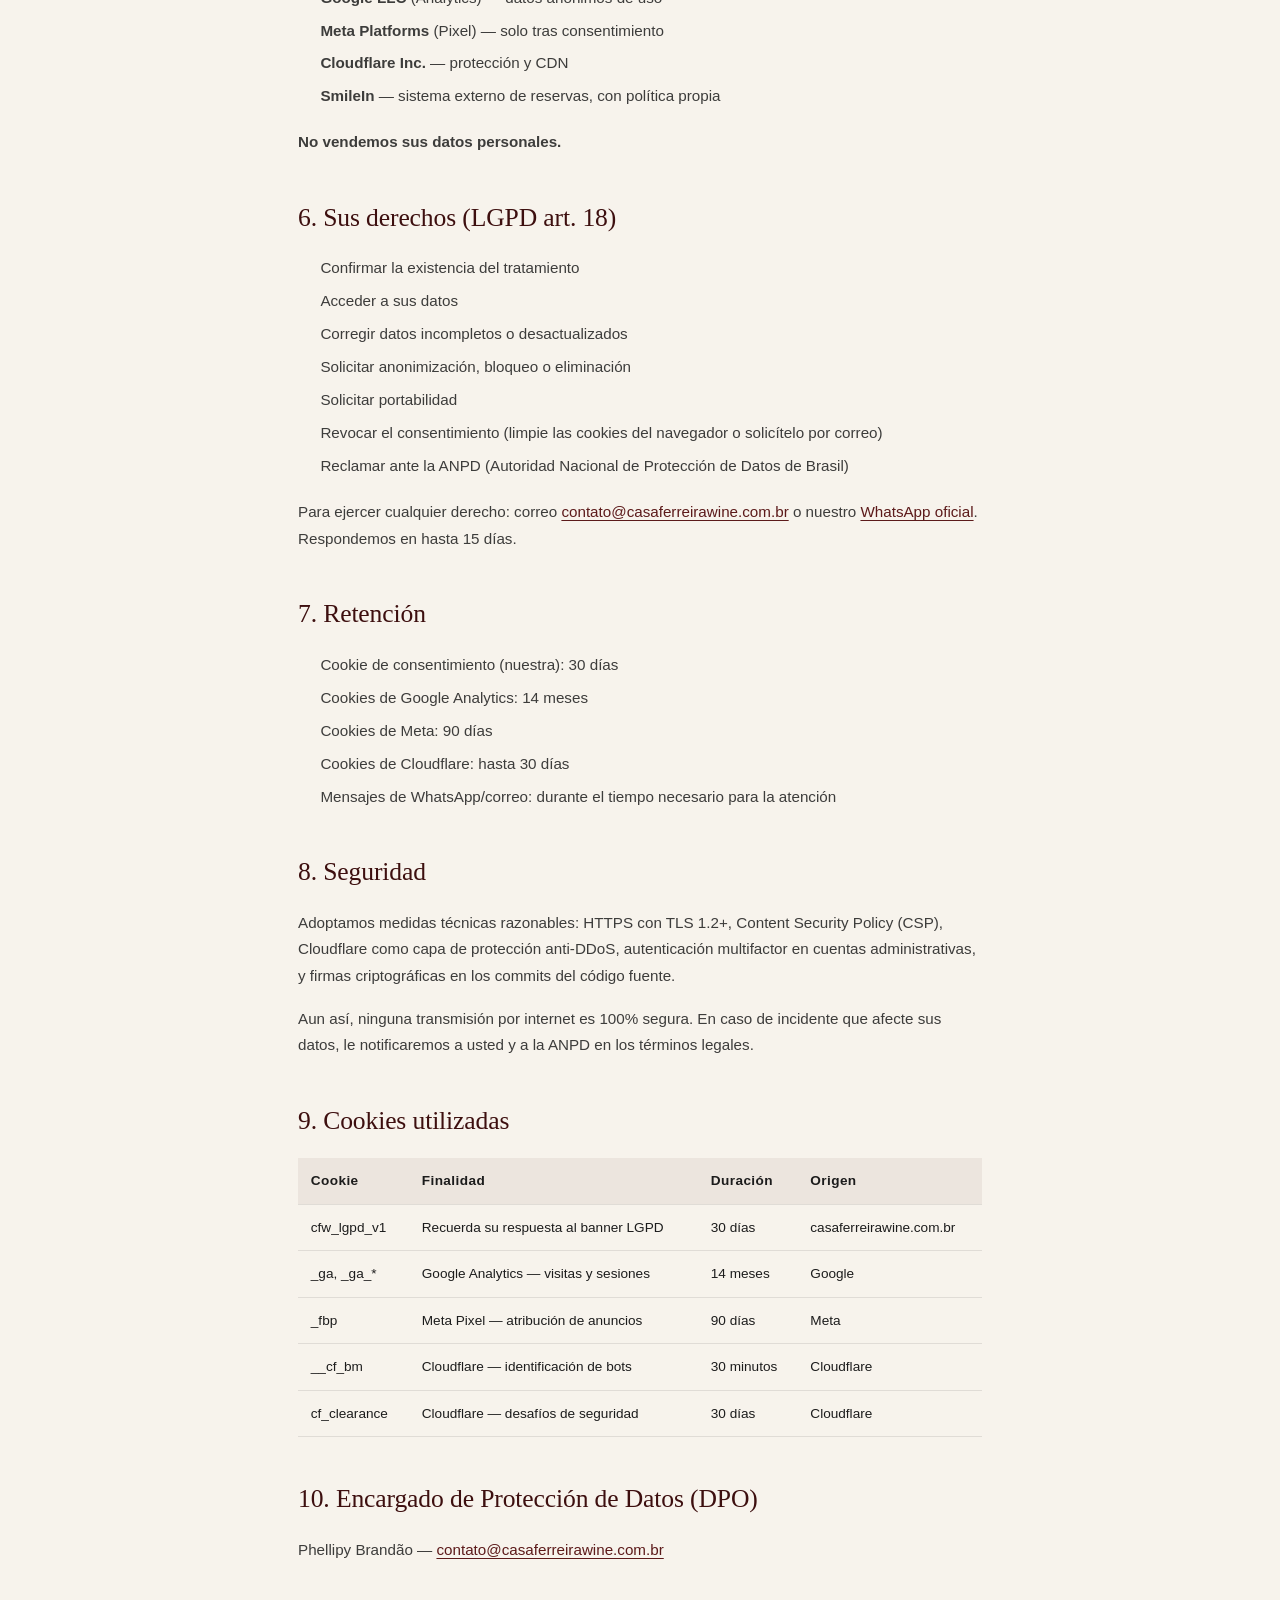
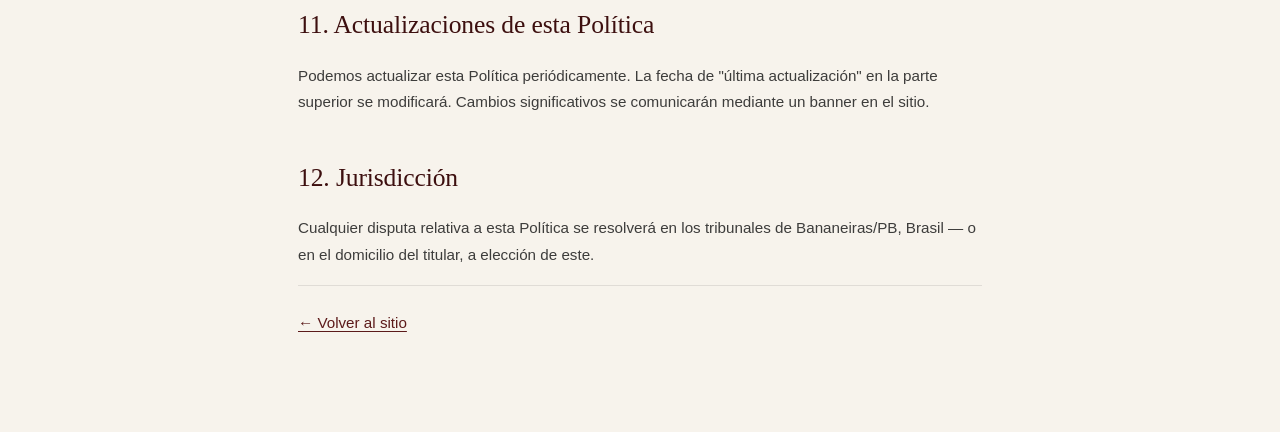
<file: es/politica-privacidad.html>
<!DOCTYPE html>
<html lang="es">
<head>
  <meta charset="UTF-8" />
  <meta name="viewport" content="width=device-width, initial-scale=1.0" />
  <meta name="theme-color" content="#3D0F0F" />
  <meta http-equiv="Content-Security-Policy" content="default-src 'self'; script-src 'self' 'unsafe-inline' https://www.googletagmanager.com https://www.google-analytics.com https://connect.facebook.net; style-src 'self' 'unsafe-inline' https://fonts.googleapis.com; font-src 'self' https://fonts.gstatic.com; img-src 'self' data: https://www.google-analytics.com https://www.googletagmanager.com https://www.facebook.com; connect-src 'self' https://www.google-analytics.com https://analytics.google.com https://www.googletagmanager.com https://connect.facebook.net; object-src 'none'; base-uri 'self'; form-action 'self'; upgrade-insecure-requests" />
  <meta name="referrer" content="strict-origin-when-cross-origin" />
  <title>Política de Privacidad — Casa Ferreira Wine</title>
  <meta name="description" content="Política de Privacidad de Casa Ferreira Wine, conforme la LGPD brasileña." />
  <meta name="robots" content="index, follow" />
  <link rel="canonical" href="https://casaferreirawine.com.br/es/politica-privacidad.html" />
  <link rel="icon" type="image/png" sizes="32x32" href="/images/favicon-32.png" />
  <link rel="stylesheet" href="/style.css" />
  <link rel="preconnect" href="https://fonts.googleapis.com" />
  <link rel="preconnect" href="https://fonts.gstatic.com" crossorigin />
  <link href="https://fonts.googleapis.com/css2?family=Cormorant+Garamond:ital,wght@0,400;0,500;0,600;1,400&family=Montserrat:ital,wght@0,300;0,400;0,500;0,600&display=swap" rel="stylesheet" />
</head>
<body class="legal-body">

  <header class="legal-header">
    <div class="container legal-header__inner">
      <a href="/es/" class="legal-header__logo" aria-label="Casa Ferreira Wine, volver al inicio">
        <img src="/images/logo.png" alt="Casa Ferreira Wine" width="800" height="439" />
      </a>
      <nav class="legal-header__nav">
        <a href="/es/" class="legal-header__link">← Volver al sitio</a>
        <span class="legal-header__lang">
          <a href="/politica-privacidade.html" class="legal-header__lang-item">PT</a>
          <a href="/en/privacy-policy.html" class="legal-header__lang-item">EN</a>
          <a href="/es/politica-privacidad.html" class="legal-header__lang-item legal-header__lang-item--active">ES</a>
        </span>
      </nav>
    </div>
  </header>

  <main class="legal">
    <div class="container legal__container">
      <h1>Política de Privacidad</h1>
      <p class="legal__meta">Última actualización: 17 de mayo de 2026</p>

      <p>Casa Ferreira Wine ("nosotros") respeta su privacidad y cumple con la Ley General de Protección de Datos Personales de Brasil (LGPD — Ley nº 13.709/2018). Esta Política describe cómo recopilamos, usamos y protegemos su información cuando visita <strong>casaferreirawine.com.br</strong>.</p>

      <h2>1. Quiénes somos</h2>
      <p>
        Casa Ferreira Wine<br />
        Proyecto de enoturismo de Dimônaco Holding, con sede en Bananeiras/PB, Brasil.<br />
        Dirección: Zona Rural, Bananeiras, Paraíba, 58220-000, Brasil<br />
        Correo: <a href="mailto:contato@casaferreirawine.com.br">contato@casaferreirawine.com.br</a><br />
        <a href="https://wa.me/5583996790368">WhatsApp oficial</a>
      </p>

      <h2>2. Qué datos recopilamos</h2>
      <h3>Datos de navegación anónimos</h3>
      <p>Vía Google Analytics 4 y Meta Pixel (cuando esté configurado): dirección IP (anonimizada), tipo y versión del navegador, sistema operativo, páginas visitadas y tiempo de permanencia, origen del tráfico.</p>

      <h3>Comunicación directa</h3>
      <ul>
        <li>Al hacer clic en "Reservar experiencia", usted es redirigido a <strong>SmileIn</strong>, nuestro socio de reservas, que recopila datos bajo su propia política.</li>
        <li>Cuando nos contacta por WhatsApp o correo, conservamos la conversación para responderle.</li>
      </ul>

      <h3>Cookies de protección</h3>
      <p>Cloudflare (CDN/seguridad) usa cookies técnicas para identificar bots y proteger el sitio contra ataques.</p>

      <h2>3. Por qué recopilamos</h2>
      <ul>
        <li>Mejorar la experiencia de navegación</li>
        <li>Entender el desempeño del sitio y tomar decisiones de producto/marketing</li>
        <li>Responder a sus contactos</li>
        <li>Seguridad contra ataques y abusos</li>
      </ul>

      <h2>4. Base legal (LGPD art. 7)</h2>
      <ul>
        <li><strong>Consentimiento</strong> (art. 7, I) — para herramientas analíticas (Google Analytics, Meta Pixel). Solo cargan después de aceptar el banner.</li>
        <li><strong>Interés legítimo</strong> (art. 7, IX) — para protección de seguridad (Cloudflare).</li>
        <li><strong>Ejecución de contrato</strong> (art. 7, V) — para comunicaciones de reserva.</li>
      </ul>

      <h2>5. Con quién compartimos</h2>
      <ul>
        <li><strong>Google LLC</strong> (Analytics) — datos anónimos de uso</li>
        <li><strong>Meta Platforms</strong> (Pixel) — solo tras consentimiento</li>
        <li><strong>Cloudflare Inc.</strong> — protección y CDN</li>
        <li><strong>SmileIn</strong> — sistema externo de reservas, con política propia</li>
      </ul>
      <p><strong>No vendemos sus datos personales.</strong></p>

      <h2>6. Sus derechos (LGPD art. 18)</h2>
      <ul>
        <li>Confirmar la existencia del tratamiento</li>
        <li>Acceder a sus datos</li>
        <li>Corregir datos incompletos o desactualizados</li>
        <li>Solicitar anonimización, bloqueo o eliminación</li>
        <li>Solicitar portabilidad</li>
        <li>Revocar el consentimiento (limpie las cookies del navegador o solicítelo por correo)</li>
        <li>Reclamar ante la ANPD (Autoridad Nacional de Protección de Datos de Brasil)</li>
      </ul>
      <p>Para ejercer cualquier derecho: correo <a href="mailto:contato@casaferreirawine.com.br">contato@casaferreirawine.com.br</a> o nuestro <a href="https://wa.me/5583996790368">WhatsApp oficial</a>. Respondemos en hasta 15 días.</p>

      <h2>7. Retención</h2>
      <ul>
        <li>Cookie de consentimiento (nuestra): 30 días</li>
        <li>Cookies de Google Analytics: 14 meses</li>
        <li>Cookies de Meta: 90 días</li>
        <li>Cookies de Cloudflare: hasta 30 días</li>
        <li>Mensajes de WhatsApp/correo: durante el tiempo necesario para la atención</li>
      </ul>

      <h2>8. Seguridad</h2>
      <p>Adoptamos medidas técnicas razonables: HTTPS con TLS 1.2+, Content Security Policy (CSP), Cloudflare como capa de protección anti-DDoS, autenticación multifactor en cuentas administrativas, y firmas criptográficas en los commits del código fuente.</p>
      <p>Aun así, ninguna transmisión por internet es 100% segura. En caso de incidente que afecte sus datos, le notificaremos a usted y a la ANPD en los términos legales.</p>

      <h2>9. Cookies utilizadas</h2>
      <table class="legal__table">
        <thead><tr><th>Cookie</th><th>Finalidad</th><th>Duración</th><th>Origen</th></tr></thead>
        <tbody>
          <tr><td>cfw_lgpd_v1</td><td>Recuerda su respuesta al banner LGPD</td><td>30 días</td><td>casaferreirawine.com.br</td></tr>
          <tr><td>_ga, _ga_*</td><td>Google Analytics — visitas y sesiones</td><td>14 meses</td><td>Google</td></tr>
          <tr><td>_fbp</td><td>Meta Pixel — atribución de anuncios</td><td>90 días</td><td>Meta</td></tr>
          <tr><td>__cf_bm</td><td>Cloudflare — identificación de bots</td><td>30 minutos</td><td>Cloudflare</td></tr>
          <tr><td>cf_clearance</td><td>Cloudflare — desafíos de seguridad</td><td>30 días</td><td>Cloudflare</td></tr>
        </tbody>
      </table>

      <h2>10. Encargado de Protección de Datos (DPO)</h2>
      <p>Phellipy Brandão — <a href="mailto:contato@casaferreirawine.com.br">contato@casaferreirawine.com.br</a></p>

      <h2>11. Actualizaciones de esta Política</h2>
      <p>Podemos actualizar esta Política periódicamente. La fecha de "última actualización" en la parte superior se modificará. Cambios significativos se comunicarán mediante un banner en el sitio.</p>

      <h2>12. Jurisdicción</h2>
      <p>Cualquier disputa relativa a esta Política se resolverá en los tribunales de Bananeiras/PB, Brasil — o en el domicilio del titular, a elección de este.</p>

      <p class="legal__back"><a href="/es/">← Volver al sitio</a></p>
    </div>
  </main>

</body>
</html>
</file>
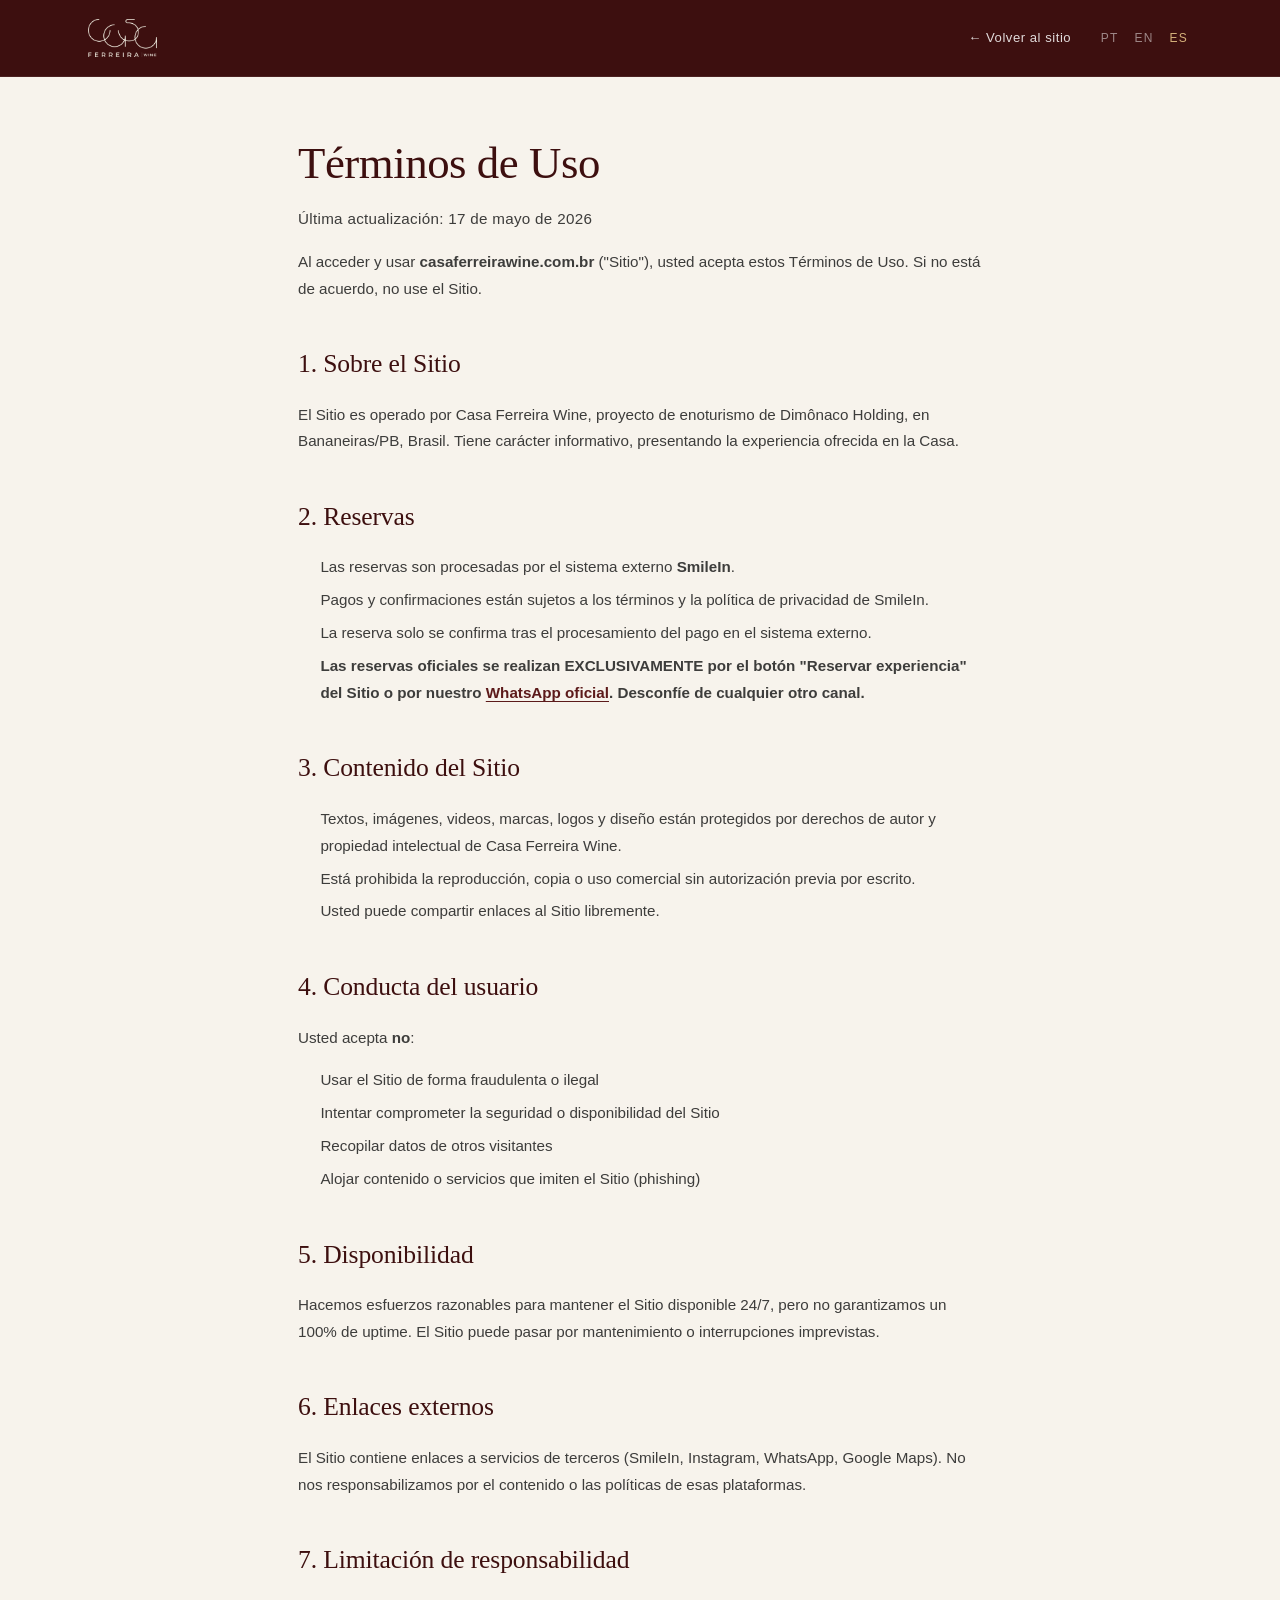
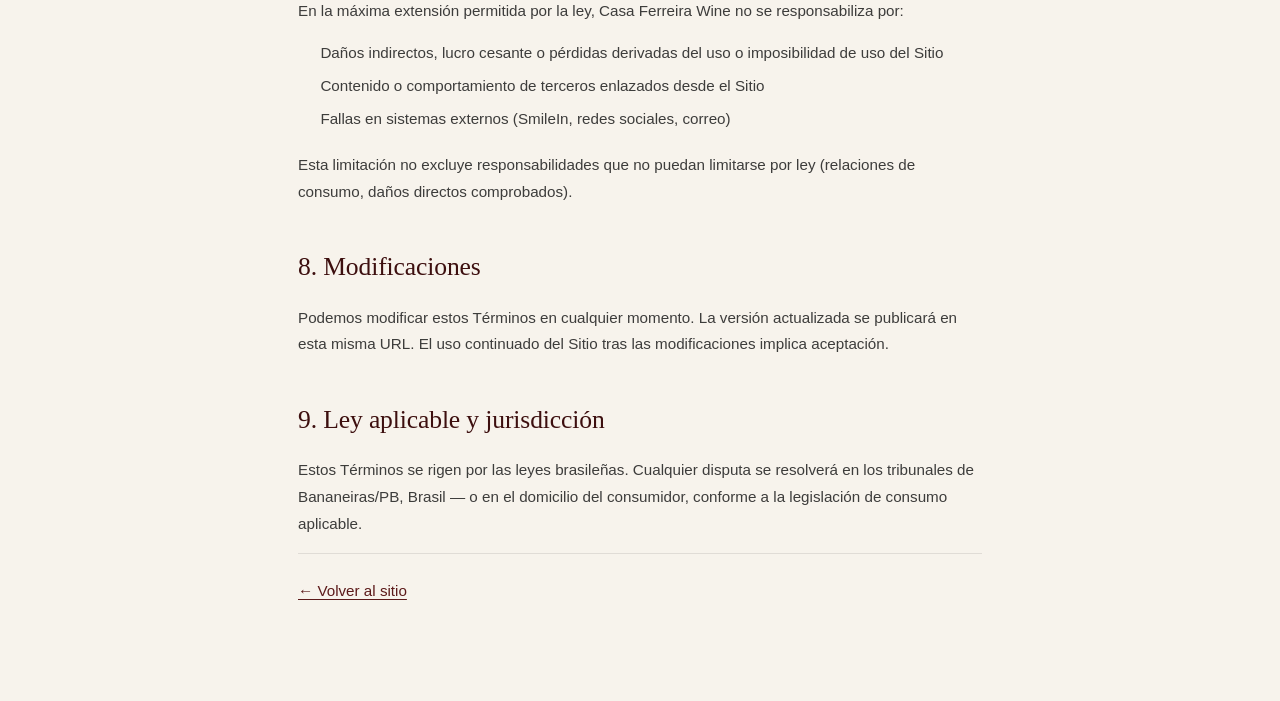
<file: es/terminos-de-uso.html>
<!DOCTYPE html>
<html lang="es">
<head>
  <meta charset="UTF-8" />
  <meta name="viewport" content="width=device-width, initial-scale=1.0" />
  <meta name="theme-color" content="#3D0F0F" />
  <meta http-equiv="Content-Security-Policy" content="default-src 'self'; script-src 'self' 'unsafe-inline' https://www.googletagmanager.com https://www.google-analytics.com https://connect.facebook.net; style-src 'self' 'unsafe-inline' https://fonts.googleapis.com; font-src 'self' https://fonts.gstatic.com; img-src 'self' data: https://www.google-analytics.com https://www.googletagmanager.com https://www.facebook.com; connect-src 'self' https://www.google-analytics.com https://analytics.google.com https://www.googletagmanager.com https://connect.facebook.net; object-src 'none'; base-uri 'self'; form-action 'self'; upgrade-insecure-requests" />
  <meta name="referrer" content="strict-origin-when-cross-origin" />
  <title>Términos de Uso — Casa Ferreira Wine</title>
  <meta name="description" content="Términos de Uso del sitio Casa Ferreira Wine." />
  <meta name="robots" content="index, follow" />
  <link rel="canonical" href="https://casaferreirawine.com.br/es/terminos-de-uso.html" />
  <link rel="icon" type="image/png" sizes="32x32" href="/images/favicon-32.png" />
  <link rel="stylesheet" href="/style.css" />
  <link rel="preconnect" href="https://fonts.googleapis.com" />
  <link rel="preconnect" href="https://fonts.gstatic.com" crossorigin />
  <link href="https://fonts.googleapis.com/css2?family=Cormorant+Garamond:ital,wght@0,400;0,500;0,600;1,400&family=Montserrat:ital,wght@0,300;0,400;0,500;0,600&display=swap" rel="stylesheet" />
</head>
<body class="legal-body">

  <header class="legal-header">
    <div class="container legal-header__inner">
      <a href="/es/" class="legal-header__logo" aria-label="Casa Ferreira Wine, volver al inicio">
        <img src="/images/logo.png" alt="Casa Ferreira Wine" width="800" height="439" />
      </a>
      <nav class="legal-header__nav">
        <a href="/es/" class="legal-header__link">← Volver al sitio</a>
        <span class="legal-header__lang">
          <a href="/termos-de-uso.html" class="legal-header__lang-item">PT</a>
          <a href="/en/terms-of-use.html" class="legal-header__lang-item">EN</a>
          <a href="/es/terminos-de-uso.html" class="legal-header__lang-item legal-header__lang-item--active">ES</a>
        </span>
      </nav>
    </div>
  </header>

  <main class="legal">
    <div class="container legal__container">
      <h1>Términos de Uso</h1>
      <p class="legal__meta">Última actualización: 17 de mayo de 2026</p>

      <p>Al acceder y usar <strong>casaferreirawine.com.br</strong> ("Sitio"), usted acepta estos Términos de Uso. Si no está de acuerdo, no use el Sitio.</p>

      <h2>1. Sobre el Sitio</h2>
      <p>El Sitio es operado por Casa Ferreira Wine, proyecto de enoturismo de Dimônaco Holding, en Bananeiras/PB, Brasil. Tiene carácter informativo, presentando la experiencia ofrecida en la Casa.</p>

      <h2>2. Reservas</h2>
      <ul>
        <li>Las reservas son procesadas por el sistema externo <strong>SmileIn</strong>.</li>
        <li>Pagos y confirmaciones están sujetos a los términos y la política de privacidad de SmileIn.</li>
        <li>La reserva solo se confirma tras el procesamiento del pago en el sistema externo.</li>
        <li><strong>Las reservas oficiales se realizan EXCLUSIVAMENTE por el botón "Reservar experiencia" del Sitio o por nuestro <a href="https://wa.me/5583996790368">WhatsApp oficial</a>. Desconfíe de cualquier otro canal.</strong></li>
      </ul>

      <h2>3. Contenido del Sitio</h2>
      <ul>
        <li>Textos, imágenes, videos, marcas, logos y diseño están protegidos por derechos de autor y propiedad intelectual de Casa Ferreira Wine.</li>
        <li>Está prohibida la reproducción, copia o uso comercial sin autorización previa por escrito.</li>
        <li>Usted puede compartir enlaces al Sitio libremente.</li>
      </ul>

      <h2>4. Conducta del usuario</h2>
      <p>Usted acepta <strong>no</strong>:</p>
      <ul>
        <li>Usar el Sitio de forma fraudulenta o ilegal</li>
        <li>Intentar comprometer la seguridad o disponibilidad del Sitio</li>
        <li>Recopilar datos de otros visitantes</li>
        <li>Alojar contenido o servicios que imiten el Sitio (phishing)</li>
      </ul>

      <h2>5. Disponibilidad</h2>
      <p>Hacemos esfuerzos razonables para mantener el Sitio disponible 24/7, pero no garantizamos un 100% de uptime. El Sitio puede pasar por mantenimiento o interrupciones imprevistas.</p>

      <h2>6. Enlaces externos</h2>
      <p>El Sitio contiene enlaces a servicios de terceros (SmileIn, Instagram, WhatsApp, Google Maps). No nos responsabilizamos por el contenido o las políticas de esas plataformas.</p>

      <h2>7. Limitación de responsabilidad</h2>
      <p>En la máxima extensión permitida por la ley, Casa Ferreira Wine no se responsabiliza por:</p>
      <ul>
        <li>Daños indirectos, lucro cesante o pérdidas derivadas del uso o imposibilidad de uso del Sitio</li>
        <li>Contenido o comportamiento de terceros enlazados desde el Sitio</li>
        <li>Fallas en sistemas externos (SmileIn, redes sociales, correo)</li>
      </ul>
      <p>Esta limitación no excluye responsabilidades que no puedan limitarse por ley (relaciones de consumo, daños directos comprobados).</p>

      <h2>8. Modificaciones</h2>
      <p>Podemos modificar estos Términos en cualquier momento. La versión actualizada se publicará en esta misma URL. El uso continuado del Sitio tras las modificaciones implica aceptación.</p>

      <h2>9. Ley aplicable y jurisdicción</h2>
      <p>Estos Términos se rigen por las leyes brasileñas. Cualquier disputa se resolverá en los tribunales de Bananeiras/PB, Brasil — o en el domicilio del consumidor, conforme a la legislación de consumo aplicable.</p>

      <p class="legal__back"><a href="/es/">← Volver al sitio</a></p>
    </div>
  </main>

</body>
</html>
</file>
<file: style.css>
/* ===========================
   RESET & BASE
   =========================== */
*, *::before, *::after { box-sizing: border-box; margin: 0; padding: 0; }

:root {
  --wine:       #5C1A1A;
  --wine-dark:  #3D0F0F;
  --wine-light: #7A2E2E;
  --gold:       #B8965A;
  --gold-light: #D4B07A;
  --gold-pale:  #F0E6D0;
  --terracota:  #C4714B;
  --terracota-light: #D9936E;
  --cream:      #F7F3EC;
  --charcoal:   #1C1C1C;
  --grey-dark:  #3A3A3A;
  --grey-mid:   #767676;
  --grey-light: #E8E3DC;
  --white:      #FFFFFF;

  --font-serif: 'Cormorant Garamond', 'Georgia', serif;
  --font-sans:  'Montserrat', 'Helvetica Neue', Arial, sans-serif;
  --font-archivo: 'Archivo', 'Helvetica Neue', Arial, sans-serif;
  --gold-conceito: #BAA878;
  --cream-conceito: #FFFFF1;

  --radius: 2px;
  --shadow: 0 8px 40px rgba(0,0,0,.12);
  --shadow-deep: 0 20px 60px rgba(0,0,0,.22);

  --nav-h: 120px;
  --transition: .4s cubic-bezier(.25,.46,.45,.94);
}

html { scroll-behavior: smooth; font-size: 16px; scroll-padding-top: var(--nav-h); }
section[id] { scroll-margin-top: var(--nav-h); }

body {
  font-family: var(--font-sans);
  background: var(--cream);
  color: var(--charcoal);
  line-height: 1.7;
  overflow-x: hidden;
}

picture { display: block; width: 100%; height: 100%; }
img { display: block; width: 100%; height: 100%; object-fit: cover; }
a { text-decoration: none; color: inherit; }
ul { list-style: none; }
button { cursor: pointer; background: none; border: none; font: inherit; }

/* ===========================
   UTILITIES
   =========================== */
.container {
  max-width: 1200px;
  margin: 0 auto;
  padding: 0 clamp(1.25rem, 5vw, 3rem);
}

.label {
  display: inline-block;
  font-family: var(--font-sans);
  font-size: .98rem;
  font-weight: 600;
  letter-spacing: .25em;
  text-transform: uppercase;
  color: var(--gold);
  margin-bottom: 1rem;
}
.label--light { color: var(--gold-light); }

.section-title {
  font-family: var(--font-serif);
  font-size: clamp(2rem, 5vw, 3.2rem);
  font-weight: 400;
  line-height: 1.15;
  color: var(--wine-dark);
  margin-bottom: 1.4rem;
}
.section-title--light { color: var(--white); }
.section-title em { font-style: italic; color: var(--gold); }
.section-title--montserrat {
  font-family: var(--font-sans);
  font-weight: 500;
  font-size: clamp(1.7rem, 4vw, 2.6rem);
  letter-spacing: -.005em;
  line-height: 1.22;
}
.section-title--montserrat em { font-weight: 500; }

.section-header {
  text-align: center;
  max-width: 640px;
  margin: 0 auto 4rem;
}
.section-desc {
  font-size: .95rem;
  color: var(--grey-mid);
  line-height: 1.8;
}

/* BUTTONS */
.btn {
  display: inline-block;
  font-family: var(--font-sans);
  font-size: .75rem;
  font-weight: 600;
  letter-spacing: .12em;
  text-transform: uppercase;
  padding: .9rem 1.8rem;
  border: 2px solid transparent;
  transition: var(--transition);
  cursor: pointer;
}
.btn--gold {
  background: var(--gold);
  color: var(--white);
  border-color: var(--gold);
}
.btn--gold:hover {
  background: var(--gold-light);
  border-color: var(--gold-light);
  transform: translateY(-2px);
  box-shadow: 0 8px 24px rgba(184,150,90,.35);
}
.btn--outline-light {
  background: transparent;
  color: var(--white);
  border-color: rgba(255,255,255,.6);
}
.btn--outline-light:hover {
  background: rgba(255,255,255,.12);
  border-color: var(--white);
  transform: translateY(-2px);
}
.btn--ghost {
  background: transparent;
  color: var(--white);
  border-color: rgba(255,255,255,.45);
}
.btn--ghost:hover {
  background: rgba(255,255,255,.1);
  border-color: var(--white);
  transform: translateY(-2px);
}
.btn--ghost-dark {
  background: transparent;
  color: var(--grey-dark);
  border-color: var(--grey-light);
  padding: .7rem 1.6rem;
  font-size: .7rem;
}
.btn--ghost-dark:hover {
  background: var(--grey-light);
  border-color: var(--grey-mid);
}
.btn--full { width: 100%; text-align: center; }
.btn--agendar {
  background: transparent;
  color: var(--gold);
  border-color: var(--gold);
  margin-top: 1.75rem;
  letter-spacing: .18em;
}
.btn--agendar:hover {
  background: var(--gold);
  color: var(--white);
  transform: translateY(-2px);
  box-shadow: 0 8px 24px rgba(184,150,90,.28);
}

/* AOS — animate on scroll */
[data-aos] {
  opacity: 0;
  transform: translateY(28px);
  transition: opacity .8s ease, transform .8s ease;
}
[data-aos].aos-visible {
  opacity: 1;
  transform: translateY(0);
}

/* ===========================
   NAVEGAÇÃO
   =========================== */
.nav {
  position: fixed;
  top: 0; left: 0; right: 0;
  z-index: 100;
  height: var(--nav-h);
  transition: background var(--transition), box-shadow var(--transition);
}
.nav.nav--scrolled {
  background: rgba(28, 12, 12, .96);
  backdrop-filter: blur(12px);
  box-shadow: 0 2px 24px rgba(0,0,0,.25);
}
.nav__container {
  max-width: 1200px;
  margin: 0 auto;
  padding: 0 clamp(1.25rem, 5vw, 3rem);
  height: 100%;
  display: flex;
  align-items: center;
  justify-content: space-between;
}
.nav__logo {
  display: inline-flex;
  align-items: center;
  height: 100%;
}
.nav__logo img {
  height: 80px;
  width: auto;
  display: block;
  object-fit: contain;
  image-rendering: -webkit-optimize-contrast;
  transition: opacity var(--transition);
}
.nav__logo:hover img { opacity: .85; }
@media (max-width: 768px) {
  .nav__logo img { height: 65px; }
}
.nav__menu {
  display: flex;
  align-items: center;
  gap: 2.2rem;
}
.nav__link {
  font-size: .7rem;
  font-weight: 600;
  letter-spacing: .12em;
  text-transform: uppercase;
  color: rgba(255,255,255,.75);
  transition: color var(--transition);
}
.nav__link:hover { color: var(--gold-light); }
.nav__link--cta {
  color: var(--gold);
  border: 1px solid var(--gold);
  padding: .5rem 1.2rem;
}
.nav__link--cta:hover {
  background: var(--gold);
  color: var(--white);
}
.nav__lang {
  display: inline-flex;
  align-items: center;
  gap: .15rem;
  margin-left: .8rem;
  padding-left: 1rem;
  border-left: 1px solid rgba(255,255,255,.18);
}
.nav__lang-item {
  font-size: .65rem;
  font-weight: 600;
  letter-spacing: .14em;
  color: rgba(255,255,255,.5);
  padding: .35rem .55rem;
  border-radius: 2px;
  transition: color var(--transition), background var(--transition);
}
.nav__lang-item:hover { color: var(--gold-light); }
.nav__lang-item--active {
  color: var(--gold);
  background: rgba(184,150,90,.12);
}
@media (max-width: 768px) {
  .nav__lang {
    margin: 1.4rem 0 0;
    padding: 1rem 0 0;
    border-left: none;
    border-top: 1px solid rgba(255,255,255,.12);
    align-self: flex-start;
  }
}
.nav__toggle {
  display: none;
  flex-direction: column;
  gap: 5px;
  padding: 4px;
}
.nav__toggle span {
  display: block;
  width: 24px; height: 2px;
  background: var(--white);
  transition: var(--transition);
}

/* ===========================
   HERO
   =========================== */
.hero {
  position: relative;
  height: 100svh;
  min-height: 600px;
  display: flex;
  align-items: center;
  justify-content: center;
  text-align: center;
  overflow: hidden;
}
.hero__media {
  position: absolute;
  inset: 0;
}
.hero__img {
  width: 100%; height: 100%;
  object-fit: cover;
  object-position: center 30%;
  transform: scale(1.05);
  transition: transform 8s ease;
}
.hero.hero--loaded .hero__img { transform: scale(1); }
.hero__overlay {
  position: absolute;
  inset: 0;
  background: linear-gradient(
    to bottom,
    rgba(20,5,5,.55) 0%,
    rgba(20,5,5,.30) 40%,
    rgba(20,5,5,.65) 100%
  );
}
.hero__content {
  position: relative;
  z-index: 2;
  padding: 0 1rem;
  animation: heroFadeUp 1.2s ease both;
  animation-delay: .3s;
}
@keyframes heroFadeUp {
  from { opacity: 0; transform: translateY(32px); }
  to   { opacity: 1; transform: translateY(0); }
}
.hero__eyebrow {
  font-size: .65rem;
  font-weight: 600;
  letter-spacing: .28em;
  text-transform: uppercase;
  color: var(--gold-light);
  margin-bottom: 1.2rem;
}
.hero__title {
  font-family: var(--font-serif);
  font-size: clamp(3rem, 8vw, 6rem);
  font-weight: 300;
  line-height: 1.08;
  color: var(--white);
  margin-bottom: 1.2rem;
}
.hero__title--montserrat {
  font-family: var(--font-sans);
  font-weight: 400;
  font-size: clamp(2.4rem, 6.5vw, 4.8rem);
  letter-spacing: -.01em;
  line-height: 1.12;
}
.hero__title em {
  font-style: italic;
  color: var(--gold-light);
}
.hero__title--montserrat em { font-weight: 400; }
.hero__sub {
  font-size: clamp(.85rem, 2vw, 1rem);
  font-weight: 300;
  color: rgba(255,255,255,.72);
  letter-spacing: .05em;
  margin-bottom: 2.8rem;
}
.hero__ctas {
  display: flex;
  gap: 1rem;
  justify-content: center;
  flex-wrap: wrap;
}
.hero__scroll {
  position: absolute;
  bottom: 2.5rem;
  left: 50%;
  transform: translateX(-50%);
  display: flex;
  flex-direction: column;
  align-items: center;
  z-index: 2;
}
.hero__scroll-line {
  display: block;
  width: 1px;
  height: 60px;
  background: linear-gradient(to bottom, transparent, var(--gold-light));
  animation: scrollPulse 2s ease infinite;
}
@keyframes scrollPulse {
  0%,100% { opacity: .4; transform: scaleY(.8); }
  50%      { opacity: 1;  transform: scaleY(1); }
}

/* ===========================
   TAGLINE STRIP
   =========================== */
.tagline-strip {
  background: var(--wine-dark);
  padding: 2rem 1rem;
  text-align: center;
}
.tagline-strip__text {
  font-family: var(--font-serif);
  font-size: clamp(1rem, 2.5vw, 1.4rem);
  font-weight: 300;
  font-style: italic;
  color: var(--gold-light);
  line-height: 1.6;
  max-width: 800px;
  margin: 0 auto;
}
.tagline-strip__text em { font-style: normal; }

/* ===========================
   SOBRE
   =========================== */
.sobre {
  padding: clamp(5rem, 10vw, 9rem) 0;
  background: var(--cream);
}
.sobre__grid {
  display: grid;
  grid-template-columns: 1fr 1fr;
  gap: 5rem;
  align-items: center;
}
.sobre__images {
  position: relative;
}
.sobre__img-main {
  width: 100%;
  aspect-ratio: 3/4;
  overflow: hidden;
  border-radius: var(--radius);
  box-shadow: var(--shadow-deep);
}
.sobre__img-main img { transition: transform .8s ease; }
.sobre__img-main:hover img { transform: scale(1.04); }
.sobre__img-float {
  position: absolute;
  bottom: -3rem;
  right: -3rem;
  width: 55%;
  aspect-ratio: 4/3;
  overflow: hidden;
  border-radius: var(--radius);
  box-shadow: var(--shadow-deep);
  border: 5px solid var(--cream);
}
.sobre__img-float img { transition: transform .8s ease; }
.sobre__img-float:hover img { transform: scale(1.04); }
.sobre__text { padding-bottom: 3rem; }
.sobre__text p {
  font-size: .95rem;
  color: var(--grey-dark);
  margin-bottom: 1rem;
  line-height: 1.9;
}
.sobre__stats {
  display: flex;
  gap: 3rem;
  margin-top: 3rem;
  padding-top: 2.5rem;
  border-top: 1px solid var(--grey-light);
}
.stat {
  flex: 1;
}
.stat__num {
  display: block;
  font-family: var(--font-serif);
  font-size: clamp(3.2rem, 6vw, 4.6rem);
  font-weight: 600;
  color: var(--wine);
  line-height: 1;
  letter-spacing: -.02em;
}
.stat__num small {
  font-size: .42em;
  font-weight: 500;
  margin-left: 3px;
  color: var(--gold);
}
.stat__label {
  display: block;
  font-size: .72rem;
  font-weight: 600;
  letter-spacing: .14em;
  text-transform: uppercase;
  color: var(--grey-mid);
  margin-top: .8rem;
}

/* ===========================
   CONCEITO STRIP
   =========================== */
.conceito-strip {
  background: var(--wine-dark);
  padding: clamp(3.5rem, 7vw, 6rem) 0;
}
.conceito-strip__quote {
  border: none;
  margin: 0 auto;
  max-width: 1100px;
  text-align: center;
  padding: 0 1rem;
}
.conceito-strip__quote p {
  font-family: var(--font-sans);
  font-size: clamp(.95rem, 1.7vw, 1.25rem);
  font-weight: 400;
  line-height: 1.85;
  color: var(--cream-conceito);
}
.conceito-strip__quote em {
  font-style: italic;
  color: var(--gold-light);
}
.conceito-strip__quote .conceito-highlight {
  font-style: italic;
  font-weight: 400;
  color: var(--gold-conceito);
}

/* ===========================
   EXPERIÊNCIAS
   =========================== */
.experiencias {
  padding: clamp(5rem, 10vw, 9rem) 0;
  background: var(--white);
}
.cards {
  display: grid;
  grid-template-columns: repeat(3, 1fr);
  gap: 1.5rem;
}
.card {
  background: var(--cream);
  padding: 2.5rem 2rem;
  border: 1px solid var(--grey-light);
  border-radius: var(--radius);
  transition: transform var(--transition), box-shadow var(--transition), border-color var(--transition);
}
.card:hover {
  transform: translateY(-6px);
  box-shadow: var(--shadow);
  border-color: var(--gold);
}
.card__ato {
  display: block;
  font-family: var(--font-serif);
  font-size: .75rem;
  font-weight: 500;
  letter-spacing: .35em;
  text-transform: uppercase;
  color: var(--gold);
  margin-bottom: 1.6rem;
  padding-bottom: .9rem;
  border-bottom: 1px solid var(--grey-light);
}
.cards--atos .card { padding: 2.8rem 2.2rem; }
.cards--atos .card__title { font-size: 1.7rem; margin-bottom: 1rem; }
.cards--atos .card__text { font-size: .92rem; line-height: 1.85; margin-bottom: 0; }
.card__icon {
  width: 44px; height: 44px;
  color: var(--gold);
  margin-bottom: 1.4rem;
}
.card__icon svg { width: 100%; height: 100%; }
.card__title {
  font-family: var(--font-serif);
  font-size: 1.4rem;
  font-weight: 500;
  color: var(--wine-dark);
  margin-bottom: .7rem;
  line-height: 1.25;
}
.card__text {
  font-size: .88rem;
  color: var(--grey-dark);
  line-height: 1.8;
  margin-bottom: 1.2rem;
}
.card__tag {
  display: inline-block;
  font-size: .62rem;
  font-weight: 600;
  letter-spacing: .12em;
  text-transform: uppercase;
  color: var(--gold);
  border: 1px solid var(--gold);
  padding: .3rem .8rem;
  border-radius: 100px;
}

/* ===========================
   A TARDE — o que está incluso
   =========================== */
.incluso {
  padding: clamp(5rem, 10vw, 9rem) 0;
  background: var(--cream);
}
.incluso__grid {
  display: grid;
  grid-template-columns: repeat(3, 1fr);
  gap: 1.25rem;
}
.incluso__item {
  background: var(--white);
  padding: 2.2rem 1.8rem;
  border: 1px solid var(--grey-light);
  border-radius: var(--radius);
  transition: var(--transition);
}
.incluso__item:hover {
  border-color: var(--gold);
  transform: translateY(-4px);
  box-shadow: var(--shadow);
}
.incluso__item svg {
  width: 36px;
  height: 36px;
  color: var(--gold);
  margin-bottom: 1.1rem;
}
.incluso__item h3 {
  font-family: var(--font-serif);
  font-size: 1.25rem;
  font-weight: 500;
  color: var(--wine-dark);
  margin-bottom: .5rem;
  line-height: 1.25;
}
.incluso__item p {
  font-size: .9rem;
  color: var(--grey-dark);
  line-height: 1.7;
}
.incluso__item--cta {
  background: var(--wine-dark);
  border-color: var(--wine-dark);
  display: flex;
  flex-direction: column;
  justify-content: center;
  text-align: center;
}
.incluso__item--cta:hover {
  background: var(--wine);
  border-color: var(--gold);
  transform: translateY(-4px);
}
.incluso__cta-eyebrow {
  font-size: .65rem;
  font-weight: 600;
  letter-spacing: .25em;
  text-transform: uppercase;
  color: var(--gold-light);
  margin-bottom: .8rem;
}
.incluso__cta-text {
  font-family: var(--font-serif);
  font-size: 1.1rem;
  font-style: italic;
  color: rgba(255,255,255,.85);
  line-height: 1.5;
  margin-bottom: 1.5rem;
}
@media (max-width: 1024px) {
  .incluso__grid { grid-template-columns: repeat(2, 1fr); }
}
@media (max-width: 600px) {
  .incluso__grid { grid-template-columns: 1fr; }
}

/* ===========================
   GALERIA
   =========================== */
.galeria {
  padding-top: clamp(5rem, 10vw, 9rem);
  background: var(--wine-dark);
}
.galeria__intro {
  text-align: center;
  padding: 0 1rem 2rem;
}
.galeria__grid {
  display: grid;
  grid-template-columns: repeat(4, 1fr);
  grid-auto-rows: clamp(220px, 22vw, 320px);
  gap: 6px;
  overflow: hidden;
}
.galeria__item {
  overflow: hidden;
  position: relative;
  cursor: zoom-in;
}
.galeria__item img {
  width: 100%; height: 100%;
  object-fit: cover;
  transition: transform .7s ease;
}
.galeria__item:hover img { transform: scale(1.08); }
.galeria__item--tall,
.galeria__item--wide { grid-row: auto; grid-column: auto; }
.galeria__caption {
  position: absolute;
  bottom: 0; left: 0; right: 0;
  padding: 1.4rem 1.2rem 1rem;
  background: linear-gradient(transparent, rgba(20,5,5,.75));
  font-size: .98rem;
  font-weight: 600;
  letter-spacing: .15em;
  text-transform: uppercase;
  color: var(--gold-light);
  opacity: 0;
  transform: translateY(8px);
  transition: opacity .4s ease, transform .4s ease;
}
.galeria__item:hover .galeria__caption {
  opacity: 1;
  transform: translateY(0);
}
.galeria .label--light {
  font-size: .98rem;
  letter-spacing: .25em;
}

/* ===========================
   LOCALIZAÇÃO
   =========================== */
.localizacao {
  padding: clamp(5rem, 10vw, 9rem) 0;
  background: var(--cream);
}
.localizacao__grid {
  display: grid;
  grid-template-columns: 1fr 1.1fr;
  gap: 4rem;
  align-items: center;
}
.localizacao__info p {
  font-size: .95rem;
  color: var(--grey-dark);
  line-height: 1.9;
  margin-bottom: 2rem;
}
.localizacao__details {
  display: flex;
  flex-direction: column;
  gap: .9rem;
  margin-bottom: 2.5rem;
}
.localizacao__details li {
  display: flex;
  align-items: center;
  gap: .9rem;
  font-size: .88rem;
  color: var(--grey-dark);
}
.localizacao__details svg { flex-shrink: 0; color: var(--gold); }
.localizacao__distancias {
  display: flex;
  gap: 2.5rem;
  padding-top: 1.8rem;
  border-top: 1px solid var(--grey-light);
}
.dist__km {
  display: block;
  font-family: var(--font-serif);
  font-size: 1.9rem;
  font-weight: 500;
  color: var(--wine);
  line-height: 1;
}
.dist__tempo {
  display: block;
  font-family: var(--font-sans);
  font-size: .8rem;
  font-weight: 500;
  color: var(--gold);
  margin-top: .35rem;
  letter-spacing: .03em;
}
.dist__cidade {
  display: block;
  font-size: .65rem;
  font-weight: 600;
  letter-spacing: .12em;
  text-transform: uppercase;
  color: var(--grey-mid);
  margin-top: .3rem;
}
.localizacao__mapa {
  position: relative;
  display: block;
  border-radius: var(--radius);
  overflow: hidden;
  box-shadow: var(--shadow-deep);
  aspect-ratio: 4/3;
  cursor: pointer;
  transition: var(--transition);
}
.localizacao__mapa picture,
.localizacao__mapa img {
  width: 100%; height: 100%;
  object-fit: cover;
  display: block;
  filter: contrast(1.03) saturate(.92);
  transition: transform .6s ease;
}
.localizacao__mapa:hover img { transform: scale(1.04); }
.localizacao__mapa:hover { box-shadow: 0 24px 70px rgba(0,0,0,.28); }
.localizacao__mapa-cta {
  position: absolute;
  bottom: 1rem;
  right: 1rem;
  display: inline-flex;
  align-items: center;
  gap: .5rem;
  background: rgba(28,12,12,.92);
  color: var(--gold-light);
  font-size: .68rem;
  font-weight: 600;
  letter-spacing: .14em;
  text-transform: uppercase;
  padding: .7rem 1.1rem;
  border-radius: var(--radius);
  border: 1px solid rgba(184,150,90,.4);
  backdrop-filter: blur(8px);
  transition: var(--transition);
}
.localizacao__mapa-cta svg { width: 14px; height: 14px; transition: transform var(--transition); }
.localizacao__mapa:hover .localizacao__mapa-cta {
  background: var(--gold);
  color: var(--white);
  border-color: var(--gold);
}
.localizacao__mapa:hover .localizacao__mapa-cta svg { transform: translateX(3px); }

/* ===========================
   CTA BANNER
   =========================== */
.cta-banner {
  position: relative;
  height: clamp(360px, 50vw, 520px);
  display: flex;
  align-items: center;
  justify-content: center;
  text-align: center;
  overflow: hidden;
}
.cta-banner__img {
  position: absolute;
  inset: 0;
}
.cta-banner__overlay {
  position: absolute;
  inset: 0;
  background: linear-gradient(rgba(30,8,8,.55), rgba(30,8,8,.75));
}
.cta-banner__content {
  position: relative;
  z-index: 2;
  padding: 0 1rem;
}
.cta-banner__title {
  font-family: var(--font-serif);
  font-size: clamp(1.75rem, 4vw, 3rem);
  font-weight: 300;
  color: var(--white);
  line-height: 1.25;
  margin-bottom: 1.6rem;
  max-width: 38rem;
  margin-left: auto;
  margin-right: auto;
}
.cta-banner__title em { font-style: italic; color: var(--gold-light); }
.cta-banner__eyebrow {
  font-family: var(--font-archivo);
  font-weight: 700;
  font-stretch: 125%;
  font-size: clamp(.85rem, 1.6vw, 1.05rem);
  letter-spacing: .22em;
  text-transform: uppercase;
  color: var(--gold-light);
  margin-bottom: 1.4rem;
}
.cta-banner__sub {
  font-size: clamp(1.05rem, 2vw, 1.35rem);
  font-weight: 400;
  color: rgba(255,255,255,.88);
  max-width: 620px;
  margin: 0 auto 1.6rem;
  line-height: 1.7;
}
.cta-banner__slogan {
  font-family: var(--font-serif);
  font-size: clamp(1.4rem, 3.2vw, 2.2rem);
  font-weight: 400;
  color: var(--gold-light);
  line-height: 1.3;
  max-width: 720px;
  margin: 0 auto 2.4rem;
  letter-spacing: .01em;
}
.cta-banner__slogan em { font-style: italic; color: var(--white); }

/* ===========================
   RODAPÉ
   =========================== */
.footer { background: var(--wine-dark); color: var(--white); }
.footer__top { padding: clamp(3.5rem, 7vw, 6rem) 0; }
.footer__grid {
  display: grid;
  grid-template-columns: 1.6fr 1fr 1.4fr;
  gap: 4rem;
  align-items: start;
}
.footer__logo-img {
  height: 70px;
  width: auto;
  display: block;
  object-fit: contain;
  margin-bottom: 1.4rem;
  image-rendering: -webkit-optimize-contrast;
}
.footer__visit h4 {
  font-size: .65rem;
  font-weight: 600;
  letter-spacing: .2em;
  text-transform: uppercase;
  color: var(--gold);
  margin-bottom: 1.2rem;
}
.footer__visit ul {
  display: flex;
  flex-direction: column;
  gap: 1.2rem;
}
.footer__visit li {
  font-family: var(--font-serif);
  font-size: 1rem;
  font-weight: 400;
  color: rgba(255,255,255,.7);
  line-height: 1.5;
  letter-spacing: .005em;
}
.footer__visit-label {
  display: block;
  font-family: var(--font-sans);
  font-size: .58rem;
  font-weight: 600;
  letter-spacing: .22em;
  text-transform: uppercase;
  color: rgba(184,150,90,.65);
  margin-bottom: .35rem;
}
.footer__visit a {
  color: var(--gold-light);
  border-bottom: 1px solid rgba(184,150,90,.3);
  transition: var(--transition);
  font-size: .92rem;
}
.footer__visit a:hover {
  color: var(--gold);
  border-bottom-color: var(--gold);
}
.footer__logo-text {
  font-family: var(--font-serif);
  font-size: 1.5rem;
  font-weight: 400;
  color: var(--white);
  margin-bottom: .6rem;
  line-height: 1.1;
}
.footer__logo-text em { font-style: italic; color: var(--gold-light); }
.footer__tagline {
  font-family: var(--font-serif);
  font-size: 1.05rem;
  font-style: italic;
  color: rgba(255,255,255,.6);
  line-height: 1.55;
  margin-bottom: 1.8rem;
  max-width: 22rem;
}
.footer__tagline em { color: var(--gold-light); font-style: italic; }
.footer__social {
  display: flex;
  gap: .9rem;
}
.footer__social a {
  display: flex;
  align-items: center;
  justify-content: center;
  width: 38px; height: 38px;
  border: 1px solid rgba(255,255,255,.2);
  border-radius: 50%;
  color: rgba(255,255,255,.6);
  transition: var(--transition);
}
.footer__social a:hover {
  border-color: var(--gold);
  color: var(--gold);
  background: rgba(184,150,90,.1);
}
.footer__nav h4 {
  font-size: .65rem;
  font-weight: 600;
  letter-spacing: .2em;
  text-transform: uppercase;
  color: var(--gold);
  margin-bottom: 1.2rem;
}
.footer__nav ul { display: flex; flex-direction: column; gap: .6rem; }
.footer__nav a {
  font-size: .85rem;
  color: rgba(255,255,255,.55);
  transition: color var(--transition);
}
.footer__nav a:hover { color: var(--gold-light); }
.footer__bottom {
  border-top: 1px solid rgba(255,255,255,.1);
  padding: 1.4rem 0;
}
.footer__bottom .container {
  display: flex;
  align-items: center;
  justify-content: space-between;
  flex-wrap: wrap;
  gap: .5rem;
}
.footer__bottom p {
  font-size: .72rem;
  color: rgba(255,255,255,.3);
  letter-spacing: .06em;
}
.footer__legal {
  flex-basis: 100%;
  text-align: center;
  margin-top: .6rem;
}
.footer__legal a {
  color: rgba(255,255,255,.55);
  text-decoration: none;
  border-bottom: 1px solid rgba(255,255,255,.12);
  transition: color .2s, border-color .2s;
}
.footer__legal a:hover {
  color: var(--gold-light, #D4B07A);
  border-bottom-color: var(--gold-light, #D4B07A);
}
.footer__security {
  flex-basis: 100%;
  text-align: center;
  margin-top: .8rem;
  padding-top: .8rem;
  border-top: 1px solid rgba(255,255,255,.06);
}
.footer__security small {
  font-size: .68rem;
  color: rgba(255,255,255,.45);
  letter-spacing: .04em;
  line-height: 1.6;
}
.footer__security strong {
  color: rgba(255,255,255,.65);
  font-weight: 500;
}

/* ===========================
   WHATSAPP FLUTUANTE
   =========================== */
.whatsapp-float {
  position: fixed;
  right: 1.5rem;
  bottom: 2rem;
  z-index: 200;
  display: flex;
  align-items: center;
  gap: .7rem;
  background: #25D366;
  color: var(--white);
  padding: .75rem 1.3rem .75rem 1rem;
  border-radius: 50px;
  box-shadow: 0 6px 28px rgba(37,211,102,.45);
  text-decoration: none;
  transition: transform .3s ease, box-shadow .3s ease;
  animation: waBounce 2.5s ease infinite;
}
.whatsapp-float:hover {
  transform: translateY(-4px) scale(1.04);
  box-shadow: 0 12px 36px rgba(37,211,102,.55);
}
.whatsapp-float__label {
  font-family: var(--font-sans);
  font-size: .72rem;
  font-weight: 600;
  letter-spacing: .08em;
  text-transform: uppercase;
  white-space: nowrap;
}
@keyframes waBounce {
  0%, 100% { transform: translateY(0); }
  50%       { transform: translateY(-6px); }
}

@media (max-width: 480px) {
  .whatsapp-float__label { display: none; }
  .whatsapp-float { padding: .85rem; border-radius: 50%; }
}

/* ===========================
   RESPONSIVO
   =========================== */
@media (max-width: 1024px) {
  .sobre__grid { grid-template-columns: 1fr; gap: 3rem; }
  .sobre__img-float { right: -1rem; bottom: -2rem; }
  .sobre__text { padding-bottom: 0; }
  .cards { grid-template-columns: repeat(2, 1fr); }
  .galeria__grid { grid-template-columns: repeat(2, 1fr); grid-template-rows: auto; }
  .galeria__item--tall, .galeria__item--wide { grid-row: auto; grid-column: auto; }
  .localizacao__grid { grid-template-columns: 1fr; }
  .footer__grid { grid-template-columns: 1fr 1fr; gap: 3rem; }
  .footer__brand { grid-column: 1 / -1; }
}

@media (max-width: 768px) {
  :root { --nav-h: 100px; }
  .nav__menu {
    position: fixed;
    inset: 0 0 0 30%;
    flex-direction: column;
    align-items: flex-start;
    justify-content: center;
    padding: 3rem 2.5rem;
    background: var(--wine-dark);
    gap: 1.8rem;
    transform: translateX(100%);
    transition: transform var(--transition);
    z-index: 50;
  }
  .nav__menu.nav__menu--open { transform: translateX(0); }
  .nav__link { font-size: .85rem; }
  .nav__toggle { display: flex; z-index: 60; position: relative; }
  .sobre__img-float { display: none; }
  .sobre__img-main { aspect-ratio: 16/10; }
  .cards { grid-template-columns: 1fr; }
  .galeria__grid { grid-template-columns: 1fr 1fr; }
  .footer__grid { grid-template-columns: 1fr; }
}

@media (max-width: 480px) {
  .hero__title { font-size: 2.6rem; }
  .galeria__grid { grid-template-columns: 1fr; }
  .sobre__stats { flex-direction: column; gap: 1.2rem; }
  .localizacao__distancias { flex-direction: column; gap: 1rem; }
  .footer__bottom .container { flex-direction: column; text-align: center; }
}

/* ===========================
   LIGHTBOX
   =========================== */
.lightbox {
  position: fixed;
  inset: 0;
  z-index: 9999;
  background: rgba(10,2,2,.92);
  display: flex;
  align-items: center;
  justify-content: center;
  cursor: zoom-out;
  animation: lbFadeIn .3s ease;
}
.lightbox img {
  width: auto;
  height: auto;
  max-width: 90vw;
  max-height: 90vh;
  object-fit: contain;
  border-radius: 2px;
  box-shadow: 0 20px 80px rgba(0,0,0,.6);
}
.lightbox__close {
  position: absolute;
  top: 1.5rem;
  right: 1.5rem;
  width: 44px;
  height: 44px;
  display: flex;
  align-items: center;
  justify-content: center;
  background: rgba(255,255,255,.08);
  border: 1px solid rgba(255,255,255,.25);
  border-radius: 50%;
  color: var(--white);
  font-size: 1.4rem;
  line-height: 1;
  cursor: pointer;
  transition: var(--transition);
}
.lightbox__close:hover {
  background: rgba(255,255,255,.18);
  border-color: var(--gold);
  color: var(--gold-light);
}
@keyframes lbFadeIn { from { opacity: 0 } to { opacity: 1 } }

/* ===========================
   ACCESSIBILITY — reduced motion
   =========================== */
@media (prefers-reduced-motion: reduce) {
  *,
  *::before,
  *::after {
    animation-duration: .01ms !important;
    animation-iteration-count: 1 !important;
    transition-duration: .01ms !important;
    scroll-behavior: auto !important;
  }
  .hero__img { transform: none !important; }
  [data-aos] { opacity: 1 !important; transform: none !important; }
  .whatsapp-float { animation: none !important; }
  .hero__scroll-line { animation: none !important; }
}

/* ===========================
   WHATSAPP — idle (para de pular)
   =========================== */
.whatsapp-float--idle { animation: none; }

/* ===========================
   LANGUAGE SUGGESTION BAR
   =========================== */
.lang-suggest {
  position: fixed;
  top: var(--nav-h);
  left: 50%;
  transform: translateX(-50%);
  z-index: 90;
  display: inline-flex;
  align-items: center;
  gap: 1rem;
  background: var(--wine-dark);
  color: rgba(255,255,255,.9);
  border: 1px solid rgba(184,150,90,.35);
  border-radius: var(--radius);
  padding: .65rem .8rem .65rem 1.2rem;
  font-size: .8rem;
  box-shadow: 0 12px 40px rgba(0,0,0,.3);
  animation: langSuggestSlide .5s ease both;
  animation-delay: 1.2s;
  margin-top: .5rem;
}
.lang-suggest__btn {
  display: inline-block;
  font-size: .68rem;
  font-weight: 600;
  letter-spacing: .12em;
  text-transform: uppercase;
  color: var(--gold);
  border: 1px solid var(--gold);
  padding: .4rem .85rem;
  border-radius: var(--radius);
  transition: var(--transition);
}
.lang-suggest__btn:hover {
  background: var(--gold);
  color: var(--white);
}
.lang-suggest__close {
  background: transparent;
  border: none;
  color: rgba(255,255,255,.5);
  font-size: 1.3rem;
  line-height: 1;
  padding: 0 .4rem;
  cursor: pointer;
  transition: color var(--transition);
}
.lang-suggest__close:hover { color: var(--white); }
@keyframes langSuggestSlide {
  from { opacity: 0; transform: translate(-50%, -10px); }
  to   { opacity: 1; transform: translate(-50%, 0); }
}
@media (max-width: 600px) {
  .lang-suggest {
    left: 1rem;
    right: 1rem;
    transform: none;
    width: calc(100% - 2rem);
    justify-content: space-between;
    flex-wrap: wrap;
    gap: .5rem;
    font-size: .72rem;
  }
  @keyframes langSuggestSlide {
    from { opacity: 0; transform: translateY(-10px); }
    to   { opacity: 1; transform: translateY(0); }
  }
}

/* ===========================
   LEGAL PAGES (privacidade / termos)
   =========================== */
.legal-body {
  background: var(--cream, #F7F3EC);
  color: var(--charcoal, #1c1c1c);
  font-family: var(--font-sans, 'Montserrat', sans-serif);
  margin: 0;
  min-height: 100vh;
}
.legal-header {
  background: var(--wine-dark, #3D0F0F);
  padding: 1.2rem 0;
  border-bottom: 1px solid rgba(255,255,255,.08);
}
.legal-header__inner {
  display: flex;
  align-items: center;
  justify-content: space-between;
  gap: 1.5rem;
  flex-wrap: wrap;
}
.legal-header__logo img {
  height: 38px;
  width: auto;
}
.legal-header__nav {
  display: flex;
  align-items: center;
  gap: 1.6rem;
}
.legal-header__link {
  color: rgba(255,255,255,.85);
  text-decoration: none;
  font-size: .82rem;
  letter-spacing: .04em;
  transition: color .2s;
}
.legal-header__link:hover { color: var(--gold-light, #D4B07A); }
.legal-header__lang {
  display: inline-flex;
  gap: .5rem;
  font-size: .75rem;
}
.legal-header__lang-item {
  color: rgba(255,255,255,.5);
  text-decoration: none;
  padding: 0 .25rem;
  letter-spacing: .1em;
}
.legal-header__lang-item--active { color: var(--gold-light, #D4B07A); }

.legal {
  padding: 3rem 0 5rem;
}
.legal__container {
  max-width: 780px;
}
.legal h1 {
  font-family: var(--font-serif, 'Cormorant Garamond', serif);
  font-weight: 500;
  font-size: clamp(2rem, 4vw, 2.8rem);
  color: var(--wine-dark, #3D0F0F);
  margin: 0 0 .3rem;
  letter-spacing: -.01em;
}
.legal__meta {
  font-size: .85rem;
  color: rgba(28,28,28,.55);
  letter-spacing: .02em;
  margin: 0 0 2.5rem;
}
.legal h2 {
  font-family: var(--font-serif, 'Cormorant Garamond', serif);
  font-weight: 500;
  font-size: clamp(1.3rem, 2.2vw, 1.6rem);
  color: var(--wine-dark, #3D0F0F);
  margin: 2.5rem 0 1rem;
  letter-spacing: -.005em;
}
.legal h3 {
  font-family: var(--font-sans, 'Montserrat', sans-serif);
  font-weight: 600;
  font-size: 1rem;
  color: var(--charcoal, #1c1c1c);
  margin: 1.4rem 0 .6rem;
  text-transform: uppercase;
  letter-spacing: .08em;
}
.legal p, .legal li {
  font-size: .95rem;
  line-height: 1.75;
  color: rgba(28,28,28,.85);
}
.legal p { margin: 0 0 1rem; }
.legal ul { padding-left: 1.4rem; margin: 0 0 1.2rem; }
.legal li { margin-bottom: .4rem; }
.legal a {
  color: var(--wine, #5C1A1A);
  text-decoration: underline;
  text-underline-offset: 3px;
}
.legal a:hover { color: var(--gold, #B8965A); }
.legal strong { font-weight: 600; }
.legal__table {
  width: 100%;
  border-collapse: collapse;
  margin: 1rem 0 1.5rem;
  font-size: .85rem;
}
.legal__table th, .legal__table td {
  text-align: left;
  padding: .7rem .8rem;
  border-bottom: 1px solid rgba(28,28,28,.1);
}
.legal__table th {
  background: rgba(60, 15, 15, .06);
  font-weight: 600;
  letter-spacing: .03em;
}
.legal__back {
  margin-top: 3rem;
  padding-top: 1.5rem;
  border-top: 1px solid rgba(28,28,28,.1);
  font-size: .9rem;
}
@media (max-width: 600px) {
  .legal-header__inner { flex-direction: column; align-items: flex-start; }
  .legal__table { font-size: .78rem; }
  .legal__table th, .legal__table td { padding: .5rem .4rem; }
}

/* ===========================
   FAQ na home (section #faq) — botão único expansivel
   =========================== */
.faq-home {
  padding: 3rem 0;
  background: var(--cream, #F7F3EC);
}
.faq-toggle {
  max-width: 820px;
  margin: 0 auto;
}
.faq-toggle__trigger {
  cursor: pointer;
  list-style: none;
  display: flex;
  align-items: center;
  justify-content: space-between;
  gap: 1rem;
  padding: 1.4rem 1.8rem;
  background: var(--wine-dark, #3D0F0F);
  border: 1px solid var(--wine-dark, #3D0F0F);
  border-radius: 2px;
  font-family: var(--font-sans, 'Montserrat', sans-serif);
  font-size: .78rem;
  font-weight: 600;
  letter-spacing: .15em;
  text-transform: uppercase;
  color: var(--cream, #F7F3EC);
  transition: background .2s, border-color .2s, color .2s;
}
.faq-toggle__trigger::-webkit-details-marker { display: none; }
.faq-toggle__trigger::marker { content: ''; }
.faq-toggle__trigger:hover {
  background: var(--wine, #5C1A1A);
  border-color: var(--gold, #B8965A);
}
.faq-toggle__chevron {
  width: 12px;
  height: 12px;
  border-right: 2px solid var(--gold-light, #D4B07A);
  border-bottom: 2px solid var(--gold-light, #D4B07A);
  transform: rotate(45deg);
  transition: transform .3s;
  margin-bottom: 4px;
}
.faq-toggle[open] .faq-toggle__chevron {
  transform: rotate(-135deg);
  margin-bottom: -4px;
}
.faq-toggle__content {
  padding: 2rem 0 1rem;
  animation: faqFadeIn .35s ease;
}
.faq-toggle__intro {
  text-align: center;
  font-family: var(--font-serif, 'Cormorant Garamond', serif);
  font-style: italic;
  font-size: 1.1rem;
  color: rgba(28,28,28,.65);
  margin: 0 0 1.5rem;
}
.faq-home__list {
  max-width: 820px;
  margin: 0 auto;
}

/* ===========================
   FAQ (accordion nativo com <details>/<summary>)
   =========================== */
.faq__section {
  margin: 2.5rem 0 1rem;
}
.faq__section h2 {
  margin-bottom: 1rem;
}
.faq-item {
  border-bottom: 1px solid rgba(28,28,28,.1);
  padding: .2rem 0;
}
.faq-item[open] {
  background: rgba(60, 15, 15, .025);
  padding-bottom: .8rem;
}
.faq-question {
  cursor: pointer;
  list-style: none;
  padding: 1.1rem .8rem 1.1rem 0;
  font-family: var(--font-sans, 'Montserrat', sans-serif);
  font-weight: 500;
  font-size: 1rem;
  color: var(--charcoal, #1c1c1c);
  position: relative;
  transition: color .2s;
  padding-right: 2.2rem;
}
.faq-question::-webkit-details-marker { display: none; }
.faq-question::marker { content: ''; }
.faq-question:hover { color: var(--wine, #5C1A1A); }
.faq-question::after {
  content: '+';
  position: absolute;
  right: .6rem;
  top: 50%;
  transform: translateY(-50%);
  font-size: 1.5rem;
  font-weight: 300;
  color: var(--gold, #B8965A);
  transition: transform .25s;
  line-height: 1;
}
.faq-item[open] .faq-question::after {
  content: '−';
  color: var(--wine, #5C1A1A);
}
.faq-answer {
  padding: 0 .8rem 0 .8rem;
  animation: faqFadeIn .3s ease;
}
.faq-answer p, .faq-answer li {
  font-size: .93rem;
  line-height: 1.7;
}
@keyframes faqFadeIn {
  from { opacity: 0; transform: translateY(-6px); }
  to { opacity: 1; transform: translateY(0); }
}
.faq__cta {
  margin: 3rem 0 1rem;
  padding: 2rem 1.5rem;
  background: var(--wine-dark, #3D0F0F);
  color: var(--cream, #F7F3EC);
  text-align: center;
  border-radius: 4px;
}
.faq__cta p {
  color: var(--cream, #F7F3EC);
  font-family: var(--font-serif, 'Cormorant Garamond', serif);
  font-size: 1.4rem;
  font-style: italic;
  margin: 0 0 1.2rem;
}
.faq__cta .btn {
  display: inline-block;
  margin-bottom: 1rem;
}
.faq__cta-secondary {
  font-size: .85rem !important;
  font-style: normal !important;
  font-family: var(--font-sans, 'Montserrat', sans-serif) !important;
  color: rgba(247,243,236,.7) !important;
  margin: .8rem 0 0 !important;
}
.faq__cta-secondary a {
  color: var(--gold-light, #D4B07A);
}

/* ===========================
   LGPD BANNER
   =========================== */
.lgpd-banner {
  position: fixed;
  left: 1.25rem;
  right: 1.25rem;
  bottom: 1.25rem;
  z-index: 300;
  display: flex;
  align-items: center;
  justify-content: space-between;
  gap: 1.5rem;
  background: var(--white);
  border: 1px solid var(--grey-light);
  border-radius: var(--radius);
  box-shadow: 0 24px 70px rgba(0,0,0,.22);
  padding: 1.1rem 1.4rem;
  max-width: 920px;
  margin: 0 auto;
  animation: lgpdSlideUp .5s ease both;
  animation-delay: .8s;
}
.lgpd-banner[hidden] { display: none; }
.lgpd-banner__title {
  font-family: var(--font-serif);
  font-size: 1.05rem;
  font-weight: 500;
  color: var(--wine-dark);
  margin-bottom: .2rem;
}
.lgpd-banner__desc {
  font-size: .8rem;
  color: var(--grey-mid);
  line-height: 1.55;
  margin: 0;
}
.lgpd-banner__actions {
  display: flex;
  gap: .6rem;
  flex-shrink: 0;
}
@keyframes lgpdSlideUp {
  from { opacity: 0; transform: translateY(20px); }
  to   { opacity: 1; transform: translateY(0); }
}
@media (max-width: 720px) {
  .lgpd-banner {
    flex-direction: column;
    align-items: stretch;
    text-align: left;
    gap: 1rem;
    padding: 1rem 1.1rem 1.1rem;
  }
  .lgpd-banner__actions { justify-content: flex-end; }
}
</file>
